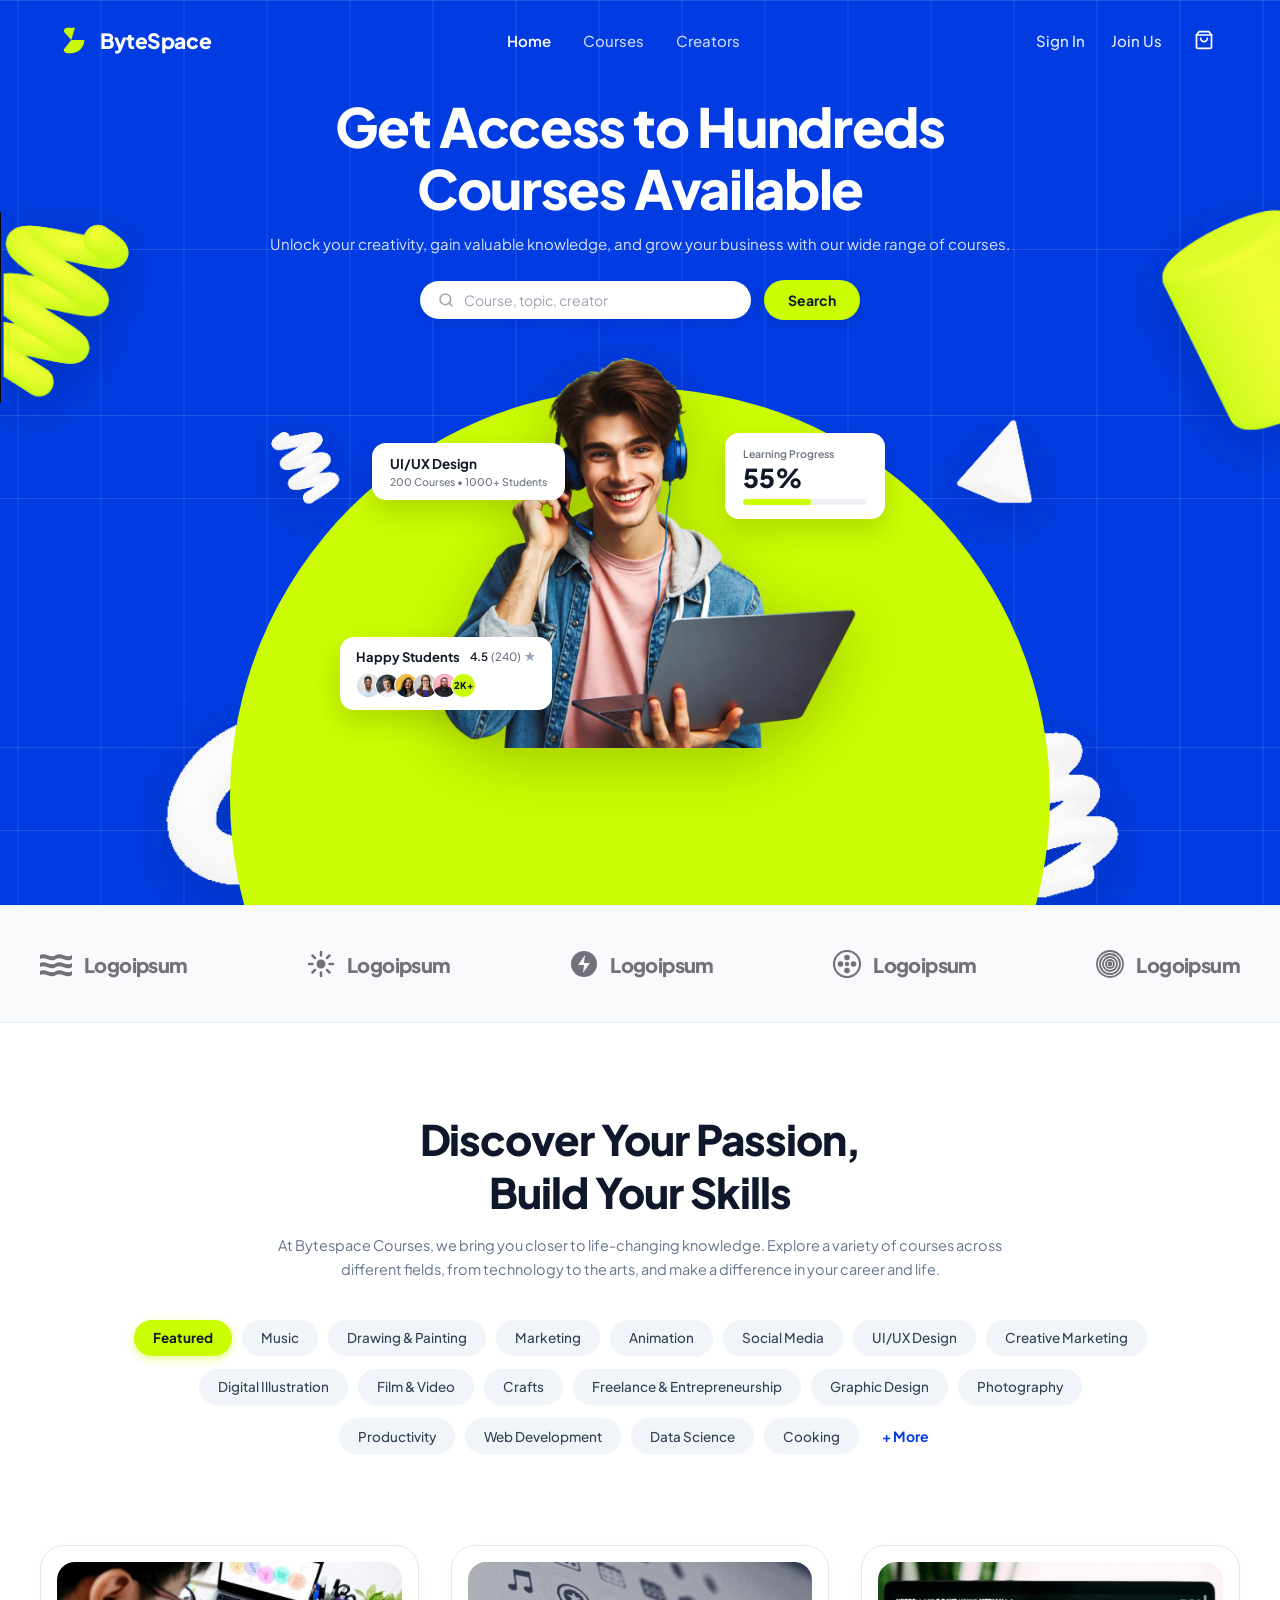
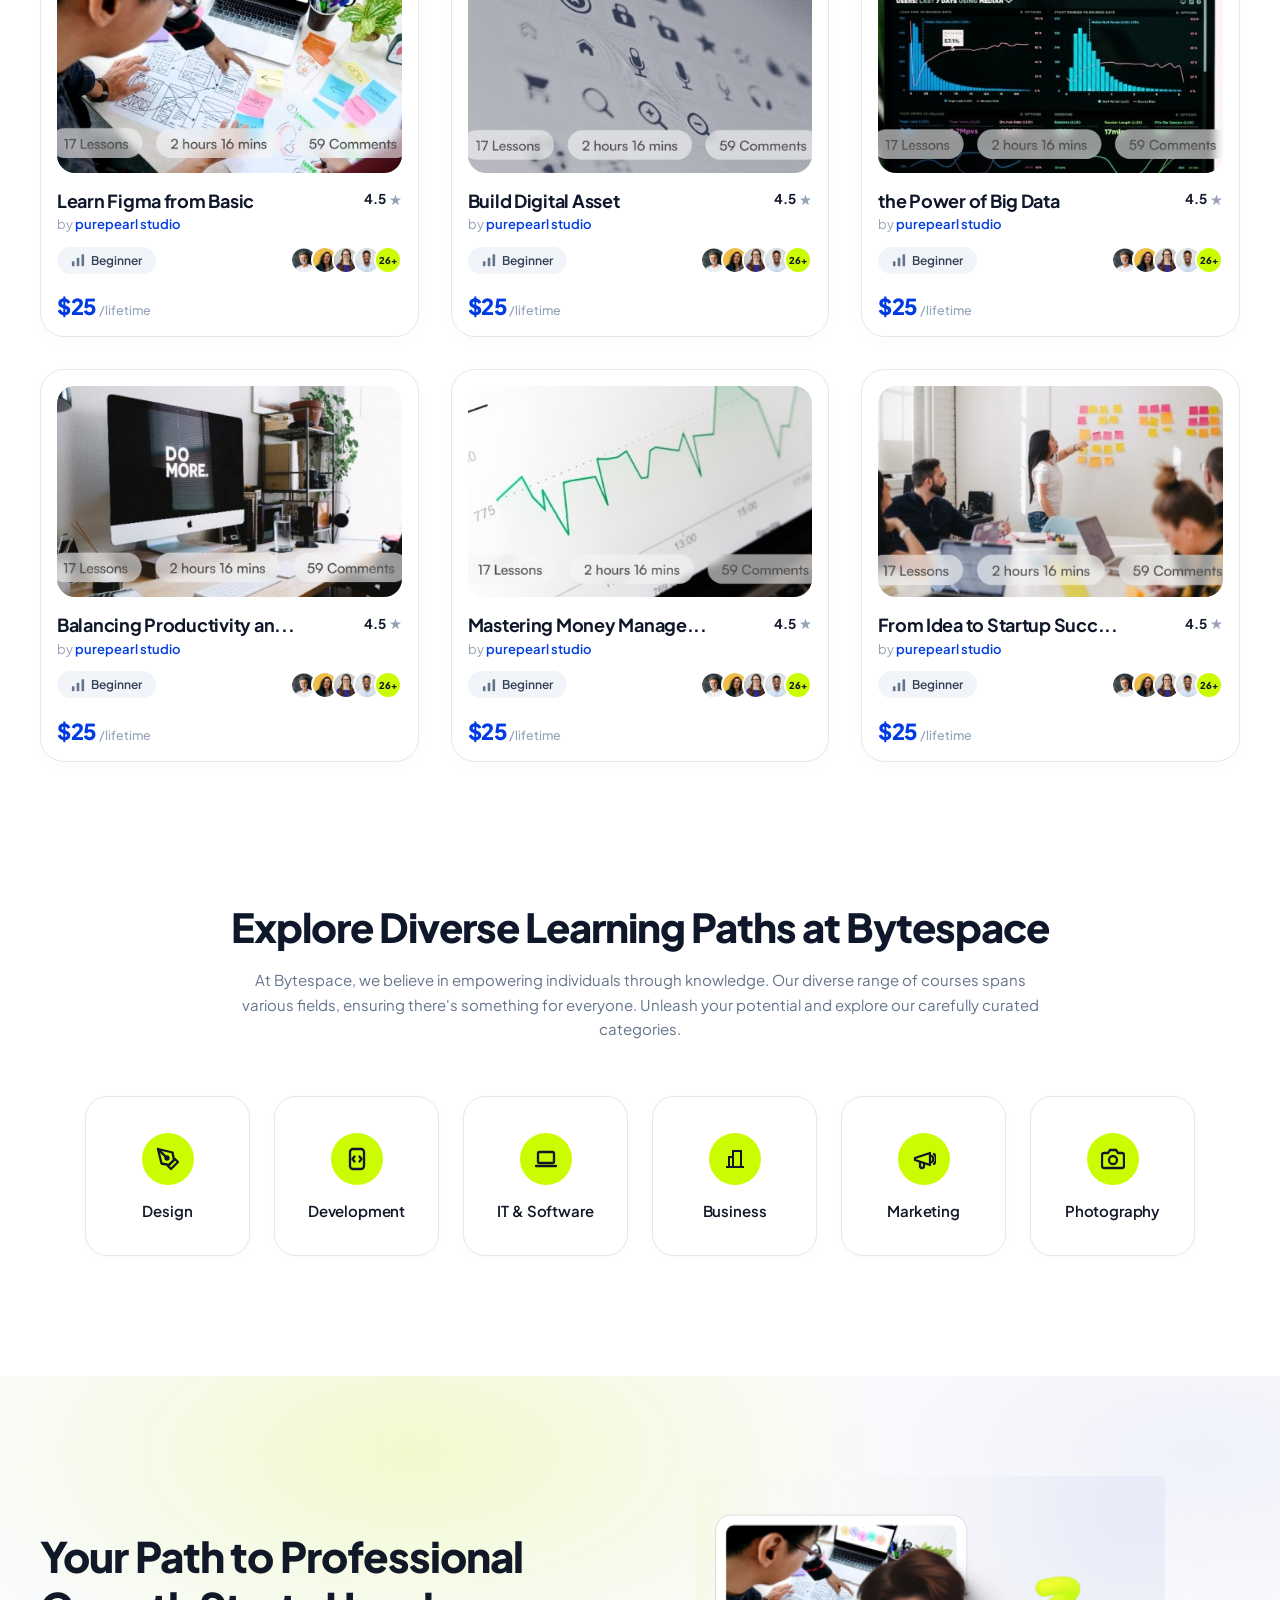
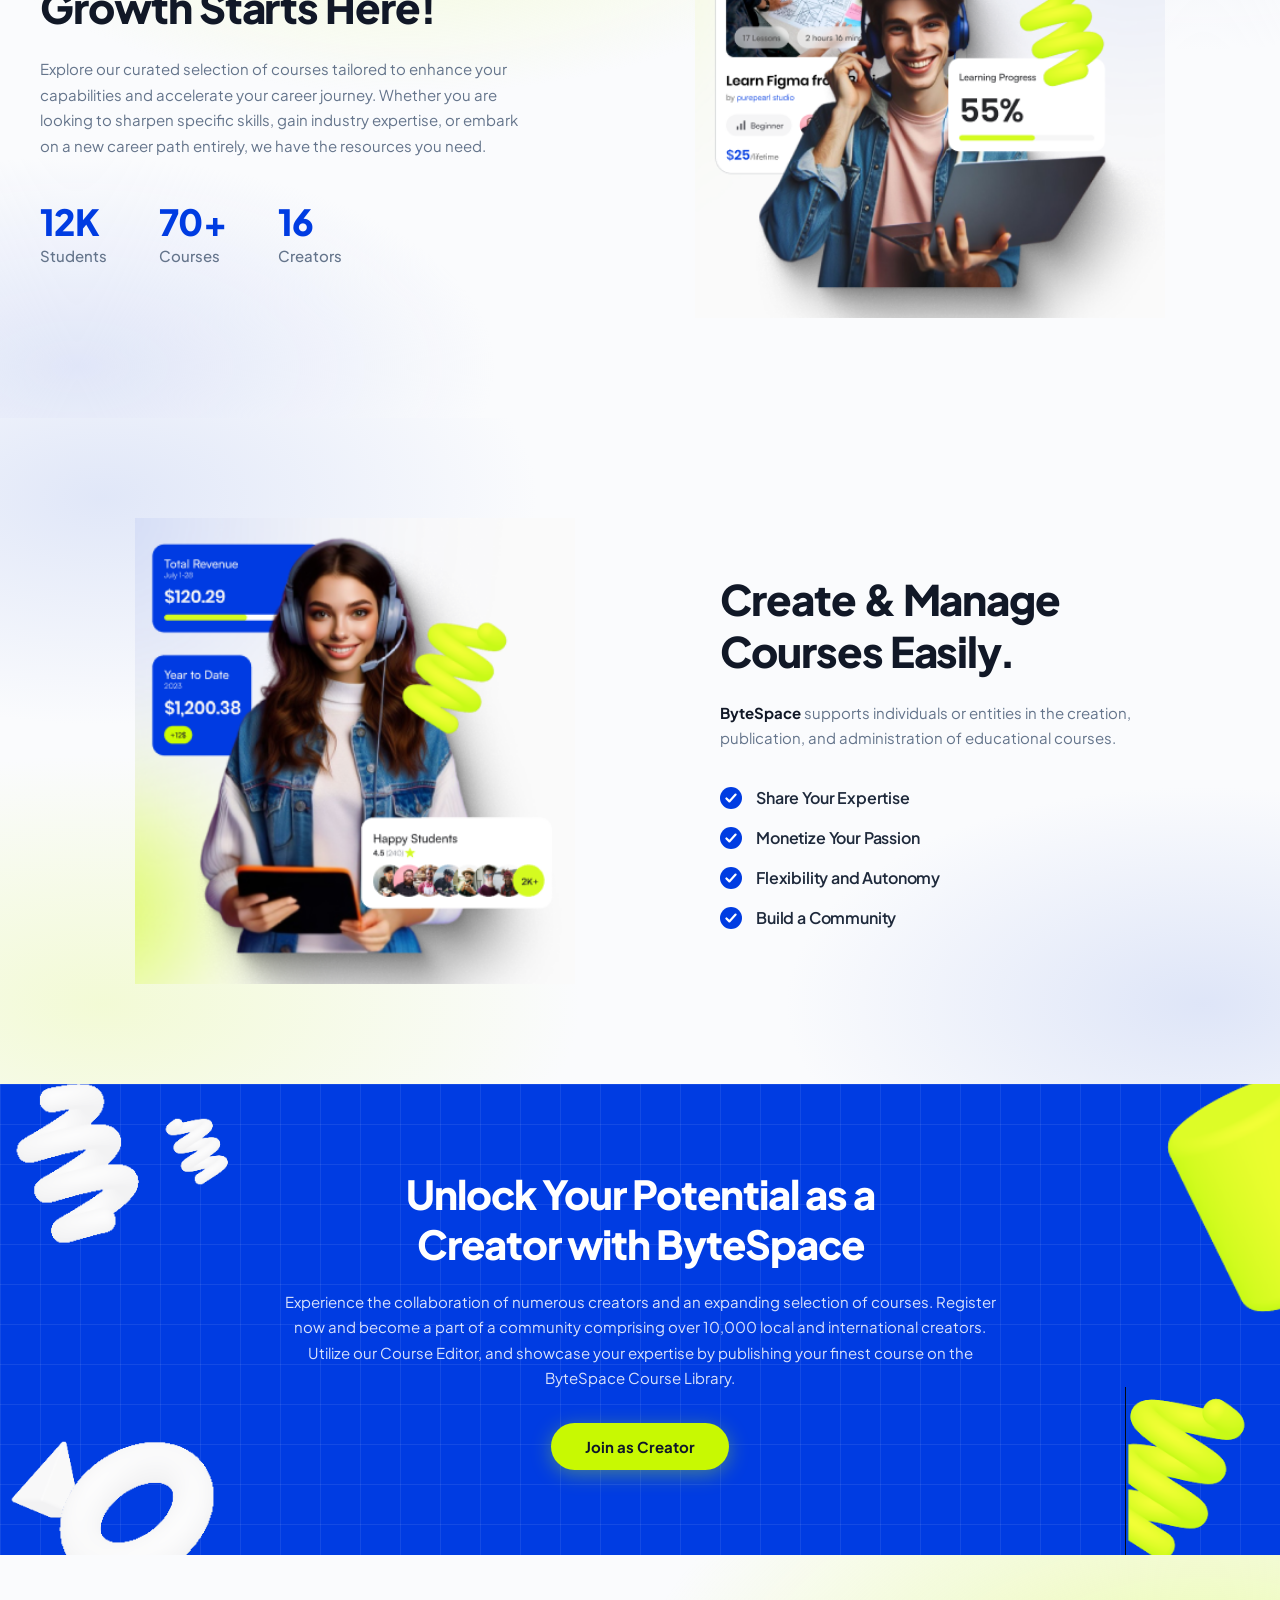
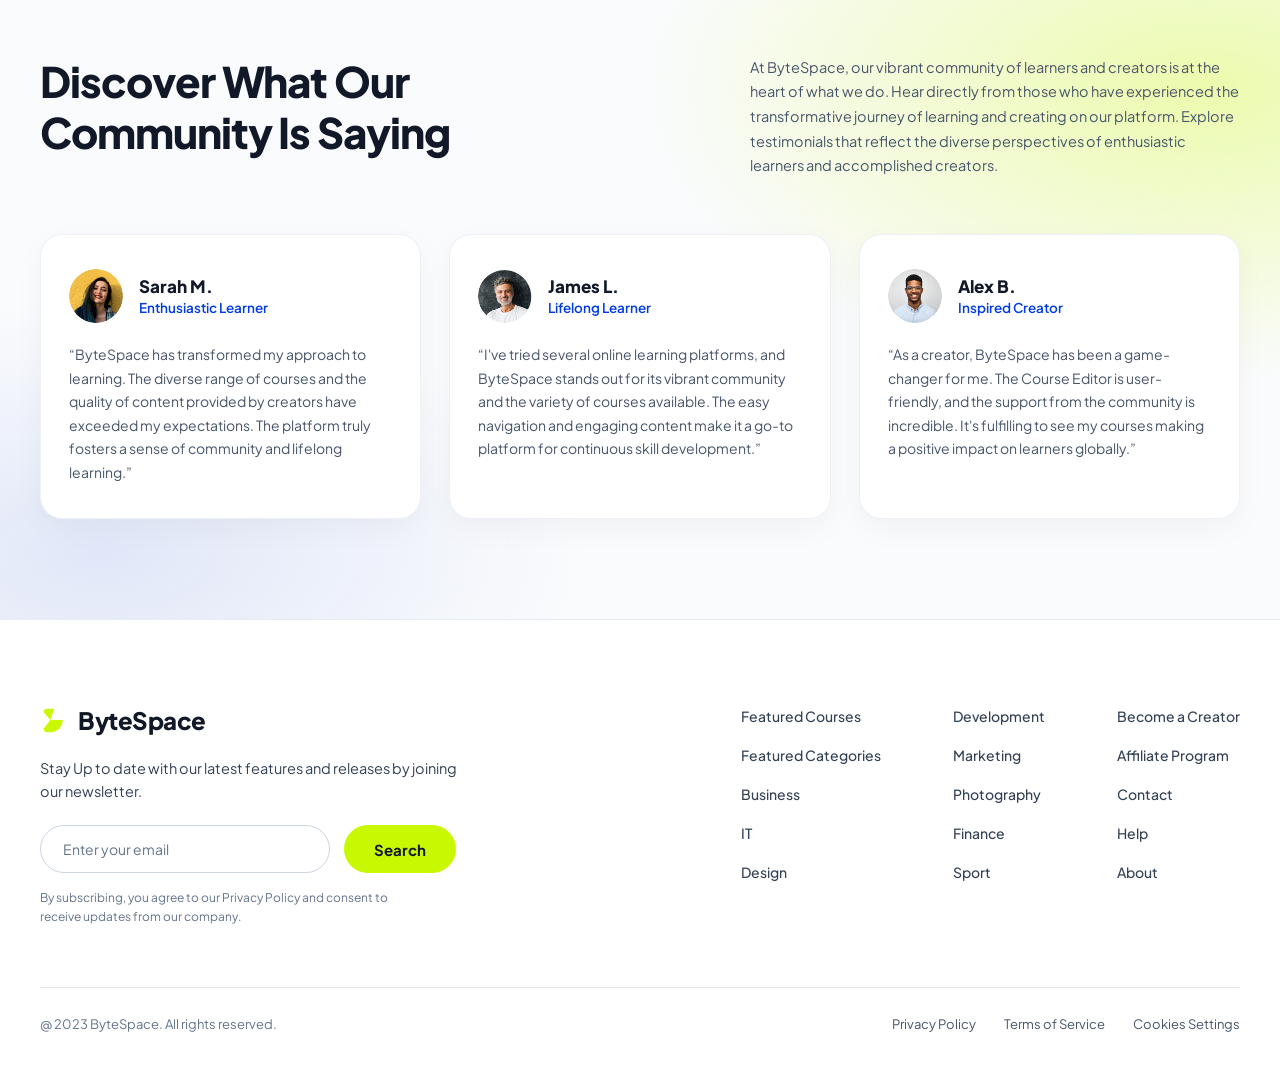
<file: index.html>
<!DOCTYPE html>
<html lang="en">
<head>
  <meta charset="UTF-8" />
  <meta name="viewport" content="width=device-width, initial-scale=1.0" />
  <title>ByteSpace - Get Access to Hundreds Courses Available</title>
  <meta name="description" content="Unlock your creativity, gain valuable knowledge, and grow your business with our wide range of courses on ByteSpace." />
  
  <!-- Google Fonts: Plus Jakarta Sans -->
  <link rel="preconnect" href="https://fonts.googleapis.com" />
  <link rel="preconnect" href="https://fonts.gstatic.com" crossorigin />
  <link href="https://fonts.googleapis.com/css2?family=Plus+Jakarta+Sans:wght@400;500;600;700;800&display=swap" rel="stylesheet" />
  
  <link rel="stylesheet" href="style.css" />
</head>
<body>
  <!-- Header / Navigation -->
  <header class="navbar" id="main-navbar">
    <div class="nav-container">
      <!-- Brand Logo -->
      <a href="#" class="brand-logo" id="brand-logo">
        <svg class="logo-icon" width="28" height="28" viewBox="0 0 32 32" fill="none" xmlns="http://www.w3.org/2000/svg">
          <path d="M4 7C4 4.79086 5.79086 3 8 3H16L12 16L4 7Z" fill="#C8F902" />
          <path d="M12 16L26 16C26 23.732 19.732 30 12 30H8C5.79086 30 4 28.2091 4 26L12 16Z" fill="#C8F902" />
        </svg>
        <span class="logo-text">ByteSpace</span>
      </a>

      <!-- Center Links -->
      <nav class="nav-links" id="nav-links">
        <a href="#home" class="nav-link active" id="nav-home">Home</a>
        <a href="search.html" class="nav-link" id="nav-courses">Courses</a>
        <a href="#creator-cta-section" class="nav-link" id="nav-creators">Creators</a>
      </nav>

      <!-- Right Action Items -->
      <div class="nav-actions" id="nav-actions">
        <a href="login.html" class="action-link" id="nav-signin">Sign In</a>
        <a href="register.html" class="action-link" id="nav-join">Join Us</a>
        <button class="cart-btn" id="nav-cart" aria-label="Shopping Cart">
          <svg width="20" height="20" viewBox="0 0 24 24" fill="none" stroke="currentColor" stroke-width="2" stroke-linecap="round" stroke-linejoin="round">
            <path d="M6 2L3 6v14a2 2 0 0 0 2 2h14a2 2 0 0 0 2-2V6l-3-4z"></path>
            <line x1="3" y1="6" x2="21" y2="6"></line>
            <path d="M16 10a4 4 0 0 1-8 0"></path>
          </svg>
        </button>
      </div>

      <!-- Mobile Menu Toggle Button -->
      <button class="mobile-toggle" id="mobile-toggle" aria-label="Toggle navigation">
        <span></span>
        <span></span>
        <span></span>
      </button>
    </div>
  </header>

  <!-- Hero Section -->
  <main class="hero-section" id="hero-section">
    <!-- 3D Floating Shapes Background Layer -->
    <div class="floating-shapes-container" aria-hidden="true">
      <img src="images/shape-spiral-green.png" alt="3D Green Spiral" class="shape shape-spiral" id="shape-spiral" />
      <img src="images/shape-squiggle-left.png" alt="3D White Squiggle Left" class="shape shape-squiggle-l" id="shape-squiggle-l" />
      <img src="images/shape-torus-left.png" alt="3D White Torus Ring" class="shape shape-torus" id="shape-torus" />
      <img src="images/shape-cylinder-green.png" alt="3D Green Cylinder" class="shape shape-cylinder" id="shape-cylinder" />
      <img src="images/shape-pyramid-right.png" alt="3D White Pyramid" class="shape shape-pyramid" id="shape-pyramid" />
      <img src="images/shape-squiggle-right.png" alt="3D White Squiggle Right" class="shape shape-squiggle-r" id="shape-squiggle-r" />
    </div>

    <div class="hero-content-wrapper">
      <!-- Headlines -->
      <h1 class="hero-title" id="hero-title">
        Get Access to Hundreds<br>Courses Available
      </h1>

      <p class="hero-description" id="hero-description">
        Unlock your creativity, gain valuable knowledge, and grow your business with our wide range of courses.
      </p>

      <!-- Search Bar -->
      <form class="hero-search-box" id="hero-search-box" action="search.html" method="GET">
        <div class="search-input-group">
          <svg class="search-icon" width="18" height="18" viewBox="0 0 24 24" fill="none" stroke="currentColor" stroke-width="2.2" stroke-linecap="round" stroke-linejoin="round">
            <circle cx="11" cy="11" r="8"></circle>
            <line x1="21" y1="21" x2="16.65" y2="16.65"></line>
          </svg>
          <input type="text" id="search-input" name="q" placeholder="Course, topic, creator" autocomplete="off" />
        </div>
        <button type="submit" class="search-btn" id="search-btn">Search</button>
      </form>

      <!-- Central Visual Composition (Student + Green Dome + Floating Cards) -->
      <div class="hero-visual-area" id="hero-visual-area">
        <!-- Floating Card 1: UI/UX Design -->
        <div class="floating-stat-card card-uiux" id="stat-card-uiux">
          <span class="card-main-title">UI/UX Design</span>
          <span class="card-sub-info">200 Courses &bull; 1000+ Students</span>
        </div>

        <!-- Floating Card 2: Learning Progress -->
        <div class="floating-stat-card card-progress" id="stat-card-progress">
          <span class="card-label-small">Learning Progress</span>
          <span class="card-percentage">55%</span>
          <div class="progress-bar-track">
            <div class="progress-bar-fill" id="progress-bar-fill"></div>
          </div>
        </div>

        <!-- Floating Card 3: Happy Students -->
        <div class="floating-stat-card card-students" id="stat-card-students">
          <div class="card-students-top">
            <span class="students-label">Happy Students</span>
            <div class="students-rating-box">
              <span class="rating-num">4.5</span>
              <span class="rating-reviews">(240)</span>
              <span class="rating-star">★</span>
            </div>
          </div>
          <div class="students-avatar-row">
            <img src="images/avatar-1-man-glasses.png" alt="Student avatar 1" class="student-avatar" />
            <img src="images/avatar-2-bearded-man.png" alt="Student avatar 2" class="student-avatar" />
            <img src="images/avatar-3-smiling-woman.png" alt="Student avatar 3" class="student-avatar" />
            <img src="images/image-5-instructor-portrait.jpg" alt="Student avatar 4" class="student-avatar" />
            <img src="images/creator-purepearl-avatar.png" alt="Student avatar 5" class="student-avatar" />
            <div class="avatar-badge-pill">2K+</div>
          </div>
        </div>

        <!-- Central Character & Green Arch -->
        <div class="hero-student-frame">
          <div class="green-arch-backdrop"></div>
          <img src="images/hero-male-student-laptop-transparent.png" alt="Student holding laptop with headset" class="student-img" id="student-img" />
        </div>
      </div>
    </div>
  </main>

  <!-- Partner Logos Banner -->
  <section class="partners-bar" id="partners-bar">
    <div class="partners-container">
      <!-- Logo 1: Wave Ribbon -->
      <div class="partner-item">
        <svg class="partner-icon" width="32" height="26" viewBox="0 0 32 26" fill="currentColor">
          <path d="M0 4C5 1 11 8 16 4C21 1 27 8 32 4V8C27 12 21 5 16 8C11 12 5 5 0 8V4Z" />
          <path d="M0 12C5 9 11 16 16 12C21 9 27 16 32 12V16C27 20 21 13 16 16C11 20 5 13 0 16V12Z" />
          <path d="M0 20C5 17 11 24 16 20C21 17 27 24 32 20V24C27 28 21 21 16 24C11 28 5 21 0 24V20Z" />
        </svg>
        <span class="partner-name">Logoipsum</span>
      </div>

      <!-- Logo 2: Sunburst Rays -->
      <div class="partner-item">
        <svg class="partner-icon" width="28" height="28" viewBox="0 0 28 28" fill="none" stroke="currentColor">
          <circle cx="14" cy="14" r="4.5" fill="currentColor" stroke="none" />
          <path d="M14 2V5.5M14 22.5V26M2 14H5.5M22.5 14H26M5.5 5.5L8 8M20 20L22.5 22.5M5.5 22.5L8 20M20 8L22.5 5.5" stroke-width="2.5" stroke-linecap="round" />
        </svg>
        <span class="partner-name">Logoipsum</span>
      </div>

      <!-- Logo 3: Lightning Bolt Circle -->
      <div class="partner-item">
        <svg class="partner-icon" width="28" height="28" viewBox="0 0 28 28" fill="currentColor">
          <circle cx="14" cy="14" r="13" />
          <path d="M15 5L8 15H14L13 23L20 13H14L15 5Z" fill="#F4F5F7" />
        </svg>
        <span class="partner-name">Logoipsum</span>
      </div>

      <!-- Logo 4: Quad Circles Flower -->
      <div class="partner-item">
        <svg class="partner-icon" width="28" height="28" viewBox="0 0 28 28" fill="currentColor">
          <circle cx="14" cy="14" r="13" fill="none" stroke="currentColor" stroke-width="2.2" />
          <circle cx="14" cy="7.5" r="2.8" />
          <circle cx="14" cy="20.5" r="2.8" />
          <circle cx="7.5" cy="14" r="2.8" />
          <circle cx="20.5" cy="14" r="2.8" />
          <circle cx="14" cy="14" r="2.2" />
        </svg>
        <span class="partner-name">Logoipsum</span>
      </div>

      <!-- Logo 5: Concentric Rings / Fingerprint -->
      <div class="partner-item">
        <svg class="partner-icon" width="28" height="28" viewBox="0 0 28 28" fill="none" stroke="currentColor" stroke-width="1.8">
          <circle cx="14" cy="14" r="13" />
          <circle cx="14" cy="14" r="10" />
          <circle cx="14" cy="14" r="7" />
          <circle cx="14" cy="14" r="4" />
          <circle cx="14" cy="14" r="1.5" fill="currentColor" />
        </svg>
        <span class="partner-name">Logoipsum</span>
      </div>
    </div>
  </section>

  <!-- Categories & Skill Building Section -->
  <section class="categories-section" id="categories-section">
    <div class="categories-container">
      <div class="categories-header">
        <h2 class="categories-title" id="categories-title">
          Discover Your Passion,<br>Build Your Skills
        </h2>
        <p class="categories-subtitle" id="categories-subtitle">
          At Bytespace Courses, we bring you closer to life-changing knowledge. Explore a variety of courses across different fields, from technology to the arts, and make a difference in your career and life.
        </p>
      </div>

      <!-- Category Tags / Filter Pills (3 Rows) -->
      <div class="category-pills-wrap" id="category-pills-wrap">
        <!-- Row 1 -->
        <div class="category-row" id="category-row-1">
          <button class="category-pill active" data-category="featured">Featured</button>
          <button class="category-pill" data-category="music">Music</button>
          <button class="category-pill" data-category="drawing">Drawing & Painting</button>
          <button class="category-pill" data-category="marketing">Marketing</button>
          <button class="category-pill" data-category="animation">Animation</button>
          <button class="category-pill" data-category="social-media">Social Media</button>
          <button class="category-pill" data-category="uiux">UI/UX Design</button>
          <button class="category-pill" data-category="creative-marketing">Creative Marketing</button>
        </div>

        <!-- Row 2 -->
        <div class="category-row" id="category-row-2">
          <button class="category-pill" data-category="digital-illustration">Digital Illustration</button>
          <button class="category-pill" data-category="film-video">Film & Video</button>
          <button class="category-pill" data-category="crafts">Crafts</button>
          <button class="category-pill" data-category="freelance">Freelance & Entrepreneurship</button>
          <button class="category-pill" data-category="graphic-design">Graphic Design</button>
          <button class="category-pill" data-category="photography">Photography</button>
        </div>

        <!-- Row 3 -->
        <div class="category-row" id="category-row-3">
          <button class="category-pill" data-category="productivity">Productivity</button>
          <button class="category-pill" data-category="web-dev">Web Development</button>
          <button class="category-pill" data-category="data-science">Data Science</button>
          <button class="category-pill" data-category="cooking">Cooking</button>
          <button class="category-pill more-link" id="more-categories-btn">+ More</button>
        </div>
      </div>
    </div>
  </section>

  <!-- Courses Grid Section -->
  <section class="courses-grid-section" id="courses-grid-section">
    <div class="courses-grid-container">
      <!-- Card 1: Learn Figma from Basic -->
      <article class="course-card" id="course-card-1">
        <div class="card-img-wrap">
          <a href="course-details.html">
            <img src="images/course-wireframe-brainstorming-full.jpg" alt="Learn Figma from Basic" class="course-thumbnail" />
          </a>
        </div>
        <div class="card-body">
          <div class="card-title-row">
            <h3 class="course-title"><a href="course-details.html">Learn Figma from Basic</a></h3>
            <div class="course-rating">
              <span class="rating-score">4.5</span>
              <span class="rating-star-icon">★</span>
            </div>
          </div>
          <div class="course-instructor">
            <span class="by-text">by</span> <a href="course-details.html#creator-section" class="instructor-name">purepearl studio</a>
          </div>
          <div class="card-features-row">
            <div class="level-pill">
              <svg class="level-bars-icon" width="14" height="14" viewBox="0 0 16 16" fill="currentColor">
                <rect x="1" y="9.5" width="3" height="5.5" rx="0.8"/>
                <rect x="6.5" y="5.5" width="3" height="9.5" rx="0.8"/>
                <rect x="12" y="1.5" width="3" height="13.5" rx="0.8"/>
              </svg>
              <span>Beginner</span>
            </div>
            <div class="students-avatar-group">
              <img src="images/avatar-2-bearded-man.png" alt="Student 1" class="group-avatar" />
              <img src="images/avatar-3-smiling-woman.png" alt="Student 2" class="group-avatar" />
              <img src="images/image-5-instructor-portrait.jpg" alt="Student 3" class="group-avatar" />
              <img src="images/avatar-1-man-glasses.png" alt="Student 4" class="group-avatar" />
              <div class="group-badge">26+</div>
            </div>
          </div>
          <div class="card-price-row">
            <span class="price-val">$25</span><span class="price-type">/lifetime</span>
          </div>
        </div>
      </article>

      <!-- Card 2: Build Digital Asset -->
      <article class="course-card" id="course-card-2">
        <div class="card-img-wrap">
          <a href="course-details.html">
            <img src="images/course-ui-icons-full.jpg" alt="Build Digital Asset" class="course-thumbnail" />
          </a>
        </div>
        <div class="card-body">
          <div class="card-title-row">
            <h3 class="course-title"><a href="course-details.html">Build Digital Asset</a></h3>
            <div class="course-rating">
              <span class="rating-score">4.5</span>
              <span class="rating-star-icon">★</span>
            </div>
          </div>
          <div class="course-instructor">
            <span class="by-text">by</span> <a href="course-details.html#creator-section" class="instructor-name">purepearl studio</a>
          </div>
          <div class="card-features-row">
            <div class="level-pill">
              <svg class="level-bars-icon" width="14" height="14" viewBox="0 0 16 16" fill="currentColor">
                <rect x="1" y="9.5" width="3" height="5.5" rx="0.8"/>
                <rect x="6.5" y="5.5" width="3" height="9.5" rx="0.8"/>
                <rect x="12" y="1.5" width="3" height="13.5" rx="0.8"/>
              </svg>
              <span>Beginner</span>
            </div>
            <div class="students-avatar-group">
              <img src="images/avatar-2-bearded-man.png" alt="Student 1" class="group-avatar" />
              <img src="images/avatar-3-smiling-woman.png" alt="Student 2" class="group-avatar" />
              <img src="images/image-5-instructor-portrait.jpg" alt="Student 3" class="group-avatar" />
              <img src="images/avatar-1-man-glasses.png" alt="Student 4" class="group-avatar" />
              <div class="group-badge">26+</div>
            </div>
          </div>
          <div class="card-price-row">
            <span class="price-val">$25</span><span class="price-type">/lifetime</span>
          </div>
        </div>
      </article>

      <!-- Card 3: the Power of Big Data -->
      <article class="course-card" id="course-card-3">
        <div class="card-img-wrap">
          <a href="course-details.html">
            <img src="images/course-analytics-dashboard-full.jpg" alt="the Power of Big Data" class="course-thumbnail" />
          </a>
        </div>
        <div class="card-body">
          <div class="card-title-row">
            <h3 class="course-title"><a href="course-details.html">the Power of Big Data</a></h3>
            <div class="course-rating">
              <span class="rating-score">4.5</span>
              <span class="rating-star-icon">★</span>
            </div>
          </div>
          <div class="course-instructor">
            <span class="by-text">by</span> <a href="course-details.html#creator-section" class="instructor-name">purepearl studio</a>
          </div>
          <div class="card-features-row">
            <div class="level-pill">
              <svg class="level-bars-icon" width="14" height="14" viewBox="0 0 16 16" fill="currentColor">
                <rect x="1" y="9.5" width="3" height="5.5" rx="0.8"/>
                <rect x="6.5" y="5.5" width="3" height="9.5" rx="0.8"/>
                <rect x="12" y="1.5" width="3" height="13.5" rx="0.8"/>
              </svg>
              <span>Beginner</span>
            </div>
            <div class="students-avatar-group">
              <img src="images/avatar-2-bearded-man.png" alt="Student 1" class="group-avatar" />
              <img src="images/avatar-3-smiling-woman.png" alt="Student 2" class="group-avatar" />
              <img src="images/image-5-instructor-portrait.jpg" alt="Student 3" class="group-avatar" />
              <img src="images/avatar-1-man-glasses.png" alt="Student 4" class="group-avatar" />
              <div class="group-badge">26+</div>
            </div>
          </div>
          <div class="card-price-row">
            <span class="price-val">$25</span><span class="price-type">/lifetime</span>
          </div>
        </div>
      </article>

      <!-- Card 4: Balancing Productivity an... -->
      <article class="course-card" id="course-card-4">
        <div class="card-img-wrap">
          <a href="course-details.html">
            <img src="images/course-imac-domore-full.jpg" alt="Balancing Productivity" class="course-thumbnail" />
          </a>
        </div>
        <div class="card-body">
          <div class="card-title-row">
            <h3 class="course-title"><a href="course-details.html">Balancing Productivity an...</a></h3>
            <div class="course-rating">
              <span class="rating-score">4.5</span>
              <span class="rating-star-icon">★</span>
            </div>
          </div>
          <div class="course-instructor">
            <span class="by-text">by</span> <a href="course-details.html#creator-section" class="instructor-name">purepearl studio</a>
          </div>
          <div class="card-features-row">
            <div class="level-pill">
              <svg class="level-bars-icon" width="14" height="14" viewBox="0 0 16 16" fill="currentColor">
                <rect x="1" y="9.5" width="3" height="5.5" rx="0.8"/>
                <rect x="6.5" y="5.5" width="3" height="9.5" rx="0.8"/>
                <rect x="12" y="1.5" width="3" height="13.5" rx="0.8"/>
              </svg>
              <span>Beginner</span>
            </div>
            <div class="students-avatar-group">
              <img src="images/avatar-2-bearded-man.png" alt="Student 1" class="group-avatar" />
              <img src="images/avatar-3-smiling-woman.png" alt="Student 2" class="group-avatar" />
              <img src="images/image-5-instructor-portrait.jpg" alt="Student 3" class="group-avatar" />
              <img src="images/avatar-1-man-glasses.png" alt="Student 4" class="group-avatar" />
              <div class="group-badge">26+</div>
            </div>
          </div>
          <div class="card-price-row">
            <span class="price-val">$25</span><span class="price-type">/lifetime</span>
          </div>
        </div>
      </article>

      <!-- Card 5: Mastering Money Manage... -->
      <article class="course-card" id="course-card-5">
        <div class="card-img-wrap">
          <a href="course-details.html">
            <img src="images/course-stock-chart-full.jpg" alt="Mastering Money Management" class="course-thumbnail" />
          </a>
        </div>
        <div class="card-body">
          <div class="card-title-row">
            <h3 class="course-title"><a href="course-details.html">Mastering Money Manage...</a></h3>
            <div class="course-rating">
              <span class="rating-score">4.5</span>
              <span class="rating-star-icon">★</span>
            </div>
          </div>
          <div class="course-instructor">
            <span class="by-text">by</span> <a href="course-details.html#creator-section" class="instructor-name">purepearl studio</a>
          </div>
          <div class="card-features-row">
            <div class="level-pill">
              <svg class="level-bars-icon" width="14" height="14" viewBox="0 0 16 16" fill="currentColor">
                <rect x="1" y="9.5" width="3" height="5.5" rx="0.8"/>
                <rect x="6.5" y="5.5" width="3" height="9.5" rx="0.8"/>
                <rect x="12" y="1.5" width="3" height="13.5" rx="0.8"/>
              </svg>
              <span>Beginner</span>
            </div>
            <div class="students-avatar-group">
              <img src="images/avatar-2-bearded-man.png" alt="Student 1" class="group-avatar" />
              <img src="images/avatar-3-smiling-woman.png" alt="Student 2" class="group-avatar" />
              <img src="images/image-5-instructor-portrait.jpg" alt="Student 3" class="group-avatar" />
              <img src="images/avatar-1-man-glasses.png" alt="Student 4" class="group-avatar" />
              <div class="group-badge">26+</div>
            </div>
          </div>
          <div class="card-price-row">
            <span class="price-val">$25</span><span class="price-type">/lifetime</span>
          </div>
        </div>
      </article>

      <!-- Card 6: From Idea to Startup Succ... -->
      <article class="course-card" id="course-card-6">
        <div class="card-img-wrap">
          <a href="course-details.html">
            <img src="images/workshop-meeting-full.jpg" alt="From Idea to Startup Success" class="course-thumbnail" />
          </a>
        </div>
        <div class="card-body">
          <div class="card-title-row">
            <h3 class="course-title"><a href="course-details.html">From Idea to Startup Succ...</a></h3>
            <div class="course-rating">
              <span class="rating-score">4.5</span>
              <span class="rating-star-icon">★</span>
            </div>
          </div>
          <div class="course-instructor">
            <span class="by-text">by</span> <a href="course-details.html#creator-section" class="instructor-name">purepearl studio</a>
          </div>
          <div class="card-features-row">
            <div class="level-pill">
              <svg class="level-bars-icon" width="14" height="14" viewBox="0 0 16 16" fill="currentColor">
                <rect x="1" y="9.5" width="3" height="5.5" rx="0.8"/>
                <rect x="6.5" y="5.5" width="3" height="9.5" rx="0.8"/>
                <rect x="12" y="1.5" width="3" height="13.5" rx="0.8"/>
              </svg>
              <span>Beginner</span>
            </div>
            <div class="students-avatar-group">
              <img src="images/avatar-2-bearded-man.png" alt="Student 1" class="group-avatar" />
              <img src="images/avatar-3-smiling-woman.png" alt="Student 2" class="group-avatar" />
              <img src="images/image-5-instructor-portrait.jpg" alt="Student 3" class="group-avatar" />
              <img src="images/avatar-1-man-glasses.png" alt="Student 4" class="group-avatar" />
              <div class="group-badge">26+</div>
            </div>
          </div>
          <div class="card-price-row">
            <span class="price-val">$25</span><span class="price-type">/lifetime</span>
          </div>
        </div>
      </article>
    </div>
  </section>

  <!-- Explore Diverse Learning Paths Section -->
  <section class="learning-paths-section" id="learning-paths-section">
    <div class="learning-paths-container">
      <div class="paths-header">
        <h2 class="paths-title" id="paths-title">Explore Diverse Learning Paths at Bytespace</h2>
        <p class="paths-subtitle" id="paths-subtitle">
          At Bytespace, we believe in empowering individuals through knowledge. Our diverse range of courses spans various fields, ensuring there's something for everyone. Unleash your potential and explore our carefully curated categories.
        </p>
      </div>

      <!-- 6 Category Cards Row -->
      <div class="paths-cards-row" id="paths-cards-row">
        <!-- 1. Design -->
        <a href="#design" class="path-card" id="path-design">
          <div class="path-icon-circle">
            <svg class="path-svg" width="24" height="24" viewBox="0 0 24 24" fill="none" stroke="currentColor" stroke-width="2.3" stroke-linecap="round" stroke-linejoin="round">
              <path d="M12 19l7-7 3 3-7 7-3-3z"/>
              <path d="M18 13l-1.5-7.5L2 2l3.5 14.5L13 18l5-5z"/>
              <path d="M2 2l7.586 7.586"/>
              <circle cx="11" cy="11" r="1.5" fill="currentColor"/>
            </svg>
          </div>
          <span class="path-name">Design</span>
        </a>

        <!-- 2. Development -->
        <a href="#development" class="path-card" id="path-development">
          <div class="path-icon-circle">
            <svg class="path-svg" width="24" height="24" viewBox="0 0 24 24" fill="none" stroke="currentColor" stroke-width="2.3" stroke-linecap="round" stroke-linejoin="round">
              <rect x="5" y="2" width="14" height="20" rx="3"/>
              <path d="M9.5 9.5L7.5 12l2 2.5"/>
              <path d="M14.5 9.5l2 2.5-2 2.5"/>
            </svg>
          </div>
          <span class="path-name">Development</span>
        </a>

        <!-- 3. IT & Software -->
        <a href="#it-software" class="path-card" id="path-it-software">
          <div class="path-icon-circle">
            <svg class="path-svg" width="24" height="24" viewBox="0 0 24 24" fill="none" stroke="currentColor" stroke-width="2.3" stroke-linecap="round" stroke-linejoin="round">
              <rect x="4" y="5" width="16" height="11" rx="1.5"/>
              <path d="M2 19h20"/>
            </svg>
          </div>
          <span class="path-name">IT & Software</span>
        </a>

        <!-- 4. Business -->
        <a href="#business" class="path-card" id="path-business">
          <div class="path-icon-circle">
            <svg class="path-svg" width="24" height="24" viewBox="0 0 24 24" fill="currentColor">
              <path d="M3 21h18v-2h-2V3H9v6H5v10H3v2zm8-16h6v14h-6V5zm-4 6h2v8H7v-8z"/>
              <circle cx="12" cy="7.5" r="1" fill="#C8F902"/>
              <circle cx="16" cy="7.5" r="1" fill="#C8F902"/>
              <circle cx="12" cy="11.5" r="1" fill="#C8F902"/>
              <circle cx="16" cy="11.5" r="1" fill="#C8F902"/>
              <circle cx="12" cy="15.5" r="1" fill="#C8F902"/>
              <circle cx="16" cy="15.5" r="1" fill="#C8F902"/>
            </svg>
          </div>
          <span class="path-name">Business</span>
        </a>

        <!-- 5. Marketing -->
        <a href="#marketing" class="path-card" id="path-marketing">
          <div class="path-icon-circle">
            <svg class="path-svg" width="24" height="24" viewBox="0 0 24 24" fill="none" stroke="currentColor" stroke-width="2.3" stroke-linecap="round" stroke-linejoin="round">
              <path d="M3 11l15-5v12L3 13v-2z"/>
              <path d="M8 15v4a2 2 0 0 0 2 2h0a2 2 0 0 0 2-2v-3"/>
              <path d="M20 9a4 4 0 0 1 0 6"/>
              <path d="M22 7a7 7 0 0 1 0 10"/>
            </svg>
          </div>
          <span class="path-name">Marketing</span>
        </a>

        <!-- 6. Photography -->
        <a href="#photography" class="path-card" id="path-photography">
          <div class="path-icon-circle">
            <svg class="path-svg" width="24" height="24" viewBox="0 0 24 24" fill="none" stroke="currentColor" stroke-width="2.3" stroke-linecap="round" stroke-linejoin="round">
              <path d="M23 19a2 2 0 0 1-2 2H3a2 2 0 0 1-2-2V8a2 2 0 0 1 2-2h4l2-3h6l2 3h4a2 2 0 0 1 2 2z"/>
              <circle cx="12" cy="13" r="4"/>
            </svg>
          </div>
          <span class="path-name">Photography</span>
        </a>
      </div>
    </div>
  </section>

  <!-- Professional Growth Section -->
  <section class="growth-section" id="growth-section">
    <div class="growth-container">
      <!-- Left Column: Content -->
      <div class="growth-content-col">
        <h2 class="growth-title" id="growth-title">
          Your Path to Professional<br>Growth Starts Here!
        </h2>
        <p class="growth-description" id="growth-description">
          Explore our curated selection of courses tailored to enhance your capabilities and accelerate your career journey. Whether you are looking to sharpen specific skills, gain industry expertise, or embark on a new career path entirely, we have the resources you need.
        </p>

        <!-- Stats Row -->
        <div class="growth-stats-row" id="growth-stats-row">
          <div class="growth-stat-item">
            <span class="growth-stat-number">12K</span>
            <span class="growth-stat-label">Students</span>
          </div>
          <div class="growth-stat-item">
            <span class="growth-stat-number">70+</span>
            <span class="growth-stat-label">Courses</span>
          </div>
          <div class="growth-stat-item">
            <span class="growth-stat-number">16</span>
            <span class="growth-stat-label">Creators</span>
          </div>
        </div>
      </div>

      <!-- Right Column: Visual Composition -->
      <div class="growth-visual-col" id="growth-visual-col">
        <div class="growth-visual-wrapper">
          <img src="images/growth-composite-visual.png" alt="Your Path to Professional Growth - Learn Figma Course Preview" class="growth-composite-img" id="growth-composite-img" />
        </div>
      </div>
    </div>
  </section>

  <!-- Create & Manage Courses Section -->
  <section class="manage-section" id="manage-section">
    <div class="manage-container">
      <!-- Left Column: Visual Composition -->
      <div class="manage-visual-col" id="manage-visual-col">
        <div class="manage-visual-wrapper">
          <img src="images/creator-manage-visual.png" alt="Create and Manage Courses Easily - ByteSpace Instructor" class="manage-composite-img" id="manage-composite-img" />
        </div>
      </div>

      <!-- Right Column: Content -->
      <div class="manage-content-col" id="manage-content-col">
        <h2 class="manage-title" id="manage-title">
          Create &amp; Manage<br>Courses Easily.
        </h2>
        <p class="manage-description" id="manage-description">
          <strong class="brand-text">ByteSpace</strong> supports individuals or entities in the creation, publication, and administration of educational courses.
        </p>

        <!-- Feature Points List -->
        <ul class="manage-features-list" id="manage-features-list">
          <li class="manage-feature-item">
            <span class="manage-check-icon-wrap">
              <svg class="manage-check-icon" width="22" height="22" viewBox="0 0 24 24" fill="none">
                <circle cx="12" cy="12" r="12" fill="#003CE2"/>
                <path d="M7 12.5l3.2 3.2 6.8-7.4" stroke="#FFFFFF" stroke-width="2.4" stroke-linecap="round" stroke-linejoin="round"/>
              </svg>
            </span>
            <span class="manage-feature-text">Share Your Expertise</span>
          </li>

          <li class="manage-feature-item">
            <span class="manage-check-icon-wrap">
              <svg class="manage-check-icon" width="22" height="22" viewBox="0 0 24 24" fill="none">
                <circle cx="12" cy="12" r="12" fill="#003CE2"/>
                <path d="M7 12.5l3.2 3.2 6.8-7.4" stroke="#FFFFFF" stroke-width="2.4" stroke-linecap="round" stroke-linejoin="round"/>
              </svg>
            </span>
            <span class="manage-feature-text">Monetize Your Passion</span>
          </li>

          <li class="manage-feature-item">
            <span class="manage-check-icon-wrap">
              <svg class="manage-check-icon" width="22" height="22" viewBox="0 0 24 24" fill="none">
                <circle cx="12" cy="12" r="12" fill="#003CE2"/>
                <path d="M7 12.5l3.2 3.2 6.8-7.4" stroke="#FFFFFF" stroke-width="2.4" stroke-linecap="round" stroke-linejoin="round"/>
              </svg>
            </span>
            <span class="manage-feature-text">Flexibility and Autonomy</span>
          </li>

          <li class="manage-feature-item">
            <span class="manage-check-icon-wrap">
              <svg class="manage-check-icon" width="22" height="22" viewBox="0 0 24 24" fill="none">
                <circle cx="12" cy="12" r="12" fill="#003CE2"/>
                <path d="M7 12.5l3.2 3.2 6.8-7.4" stroke="#FFFFFF" stroke-width="2.4" stroke-linecap="round" stroke-linejoin="round"/>
              </svg>
            </span>
            <span class="manage-feature-text">Build a Community</span>
          </li>
        </ul>
      </div>
    </div>
  </section>

  <!-- Creator CTA Banner Section -->
  <section class="creator-cta-section" id="creator-cta-section">
    <!-- 3D Floating Shapes -->
    <div class="cta-floating-shapes" aria-hidden="true">
      <img src="images/shape-squiggle-right.png" alt="" class="cta-shape cta-shape-1" />
      <img src="images/shape-squiggle-left.png" alt="" class="cta-shape cta-shape-2" />
      <img src="images/shape-pyramid-right.png" alt="" class="cta-shape cta-shape-3" />
      <img src="images/shape-torus-left.png" alt="" class="cta-shape cta-shape-4" />
      <img src="images/shape-cylinder-green.png" alt="" class="cta-shape cta-shape-5" />
      <img src="images/shape-spiral-green.png" alt="" class="cta-shape cta-shape-6" />
    </div>

    <div class="creator-cta-container">
      <h2 class="creator-cta-title" id="creator-cta-title">
        Unlock Your Potential as a<br>Creator with ByteSpace
      </h2>
      <p class="creator-cta-desc" id="creator-cta-desc">
        Experience the collaboration of numerous creators and an expanding selection of courses. Register now and become a part of a community comprising over 10,000 local and international creators. Utilize our Course Editor, and showcase your expertise by publishing your finest course on the ByteSpace Course Library.
      </p>
      <a href="#join-creator" class="creator-cta-btn" id="creator-cta-btn">Join as Creator</a>
    </div>
  </section>

  <!-- Community Testimonials Section -->
  <section class="testimonials-section" id="testimonials-section">
    <div class="testimonials-container">
      <!-- Header Row: 2 Columns -->
      <div class="testimonials-header-row">
        <div class="testimonials-header-col">
          <h2 class="testimonials-title" id="testimonials-title">
            Discover What Our<br>Community Is Saying
          </h2>
        </div>
        <div class="testimonials-intro-col">
          <p class="testimonials-intro-text" id="testimonials-intro-text">
            At ByteSpace, our vibrant community of learners and creators is at the heart of what we do. Hear directly from those who have experienced the transformative journey of learning and creating on our platform. Explore testimonials that reflect the diverse perspectives of enthusiastic learners and accomplished creators.
          </p>
        </div>
      </div>

      <!-- Testimonial Cards Grid (3 Cards) -->
      <div class="testimonials-cards-grid" id="testimonials-cards-grid">
        <!-- Card 1: Sarah M. -->
        <div class="testimonial-card" id="testimonial-sarah">
          <div class="testimonial-author-row">
            <img src="images/avatar-3-smiling-woman.png" alt="Sarah M." class="testimonial-avatar" />
            <div class="testimonial-author-meta">
              <h4 class="testimonial-name">Sarah M.</h4>
              <span class="testimonial-role">Enthusiastic Learner</span>
            </div>
          </div>
          <p class="testimonial-quote">
            &ldquo;ByteSpace has transformed my approach to learning. The diverse range of courses and the quality of content provided by creators have exceeded my expectations. The platform truly fosters a sense of community and lifelong learning.&rdquo;
          </p>
        </div>

        <!-- Card 2: James L. -->
        <div class="testimonial-card" id="testimonial-james">
          <div class="testimonial-author-row">
            <img src="images/avatar-2-bearded-man.png" alt="James L." class="testimonial-avatar" />
            <div class="testimonial-author-meta">
              <h4 class="testimonial-name">James L.</h4>
              <span class="testimonial-role">Lifelong Learner</span>
            </div>
          </div>
          <p class="testimonial-quote">
            &ldquo;I've tried several online learning platforms, and ByteSpace stands out for its vibrant community and the variety of courses available. The easy navigation and engaging content make it a go-to platform for continuous skill development.&rdquo;
          </p>
        </div>

        <!-- Card 3: Alex B. -->
        <div class="testimonial-card" id="testimonial-alex">
          <div class="testimonial-author-row">
            <img src="images/avatar-1-man-glasses.png" alt="Alex B." class="testimonial-avatar" />
            <div class="testimonial-author-meta">
              <h4 class="testimonial-name">Alex B.</h4>
              <span class="testimonial-role">Inspired Creator</span>
            </div>
          </div>
          <p class="testimonial-quote">
            &ldquo;As a creator, ByteSpace has been a game-changer for me. The Course Editor is user-friendly, and the support from the community is incredible. It's fulfilling to see my courses making a positive impact on learners globally.&rdquo;
          </p>
        </div>
      </div>
    </div>
  </section>

  <!-- Site Footer -->
  <footer class="site-footer" id="site-footer">
    <div class="footer-container">
      <div class="footer-top">
        <!-- Left: Newsletter & Brand Info -->
        <div class="footer-newsletter-col">
          <a href="#" class="footer-brand" id="footer-brand">
            <svg class="footer-logo-icon" width="28" height="28" viewBox="0 0 32 32" fill="none" xmlns="http://www.w3.org/2000/svg">
              <path d="M4 7C4 4.79086 5.79086 3 8 3H16L12 16L4 7Z" fill="#C8F902" />
              <path d="M12 16L26 16C26 23.732 19.732 30 12 30H8C5.79086 30 4 28.2091 4 26L12 16Z" fill="#C8F902" />
            </svg>
            <span class="footer-brand-text">ByteSpace</span>
          </a>

          <p class="footer-tagline">
            Stay Up to date with our latest features and releases by joining our newsletter.
          </p>

          <form class="footer-newsletter-form" id="footer-newsletter-form" onsubmit="event.preventDefault();">
            <input type="email" placeholder="Enter your email" class="newsletter-input" id="newsletter-input" required />
            <button type="submit" class="newsletter-btn" id="newsletter-btn">Search</button>
          </form>

          <p class="footer-disclaimer">
            By subscribing, you agree to our Privacy Policy and consent to receive updates from our company.
          </p>
        </div>

        <!-- Right: 3 Nav Link Columns -->
        <div class="footer-nav-cols">
          <!-- Col 1 -->
          <div class="footer-nav-col">
            <ul class="footer-links">
              <li><a href="#featured-courses" class="footer-link">Featured Courses</a></li>
              <li><a href="#featured-categories" class="footer-link">Featured Categories</a></li>
              <li><a href="#business" class="footer-link">Business</a></li>
              <li><a href="#it" class="footer-link">IT</a></li>
              <li><a href="#design" class="footer-link">Design</a></li>
            </ul>
          </div>

          <!-- Col 2 -->
          <div class="footer-nav-col">
            <ul class="footer-links">
              <li><a href="#development" class="footer-link">Development</a></li>
              <li><a href="#marketing" class="footer-link">Marketing</a></li>
              <li><a href="#photography" class="footer-link">Photography</a></li>
              <li><a href="#finance" class="footer-link">Finance</a></li>
              <li><a href="#sport" class="footer-link">Sport</a></li>
            </ul>
          </div>

          <!-- Col 3 -->
          <div class="footer-nav-col">
            <ul class="footer-links">
              <li><a href="#become-creator" class="footer-link">Become a Creator</a></li>
              <li><a href="#affiliate" class="footer-link">Affiliate Program</a></li>
              <li><a href="#contact" class="footer-link">Contact</a></li>
              <li><a href="#help" class="footer-link">Help</a></li>
              <li><a href="#about" class="footer-link">About</a></li>
            </ul>
          </div>
        </div>
      </div>

      <hr class="footer-divider" />

      <!-- Footer Bottom -->
      <div class="footer-bottom">
        <p class="footer-copyright">@ 2023 ByteSpace. All rights reserved.</p>
        <div class="footer-legal-links">
          <a href="#privacy" class="footer-legal-link">Privacy Policy</a>
          <a href="#terms" class="footer-legal-link">Terms of Service</a>
          <a href="#cookies" class="footer-legal-link">Cookies Settings</a>
        </div>
      </div>
    </div>
  </footer>

  <script src="script.js"></script>
</body>
</html>
</file>
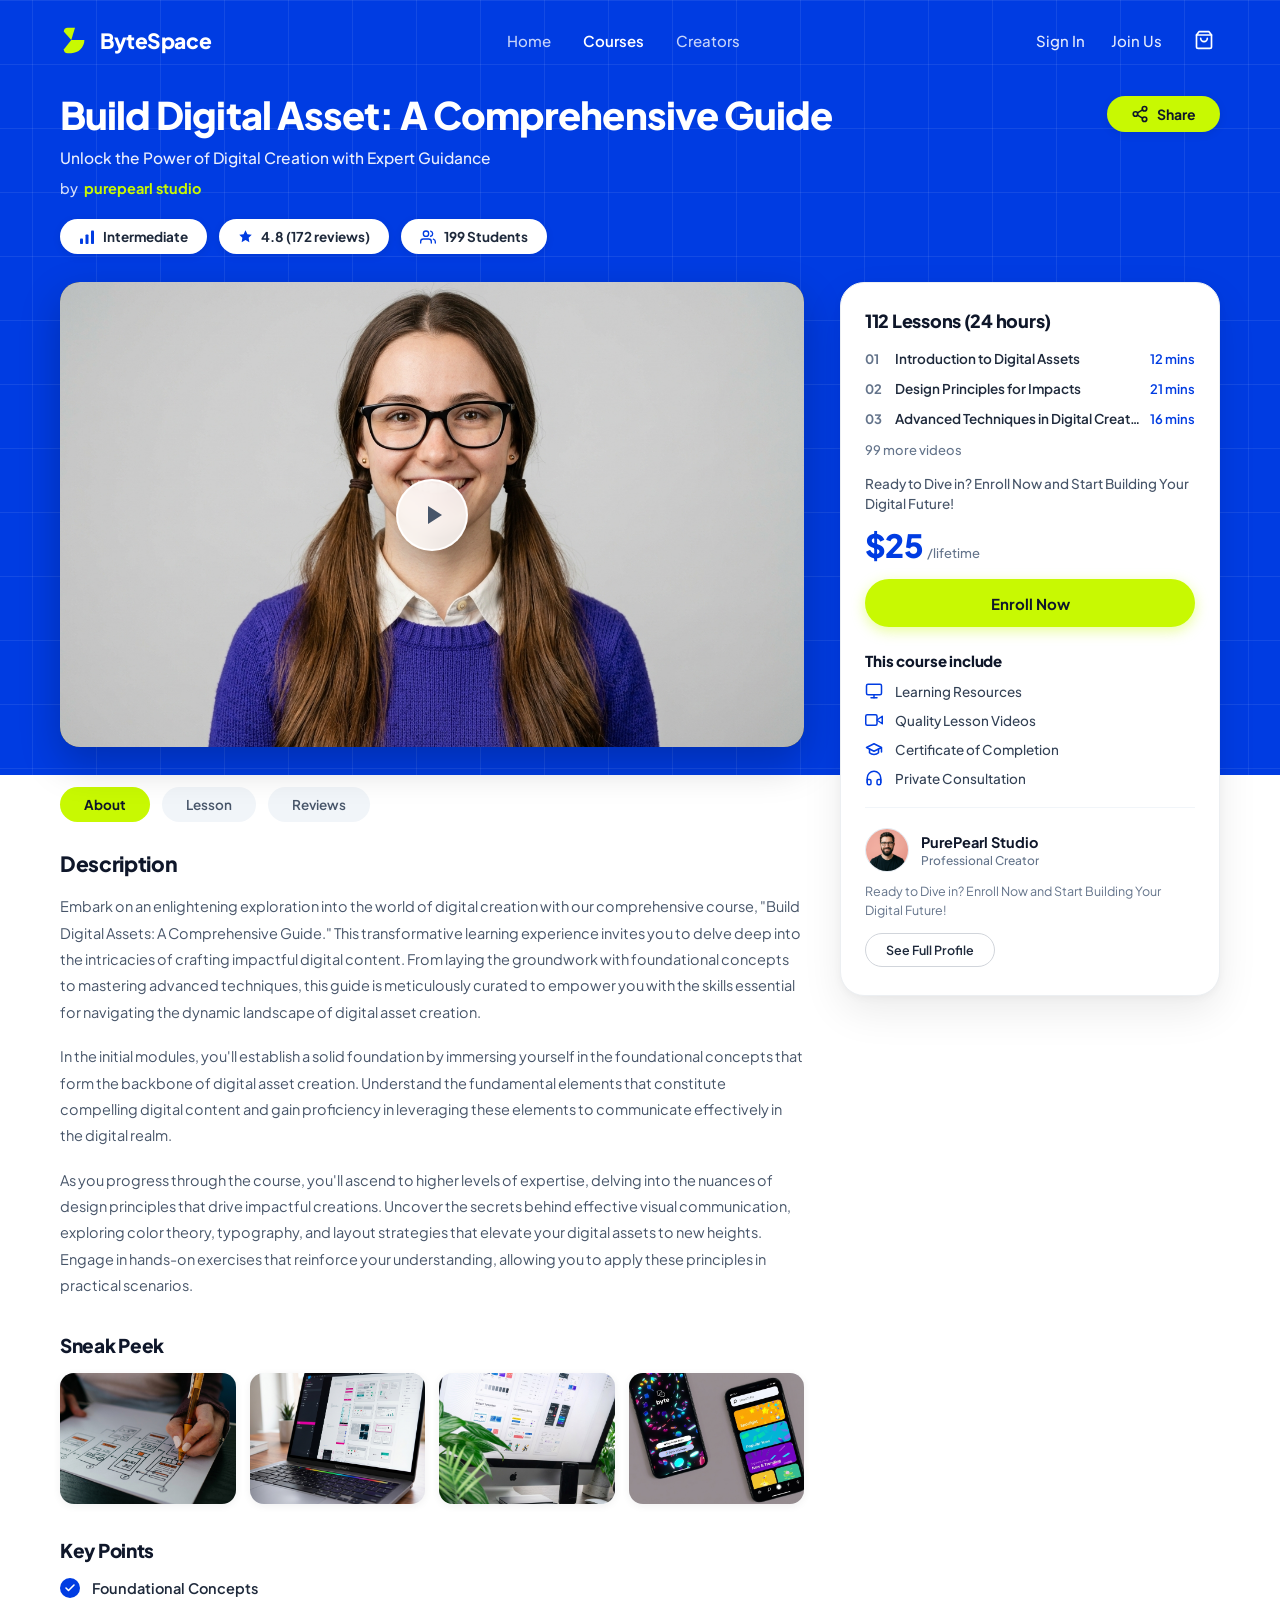
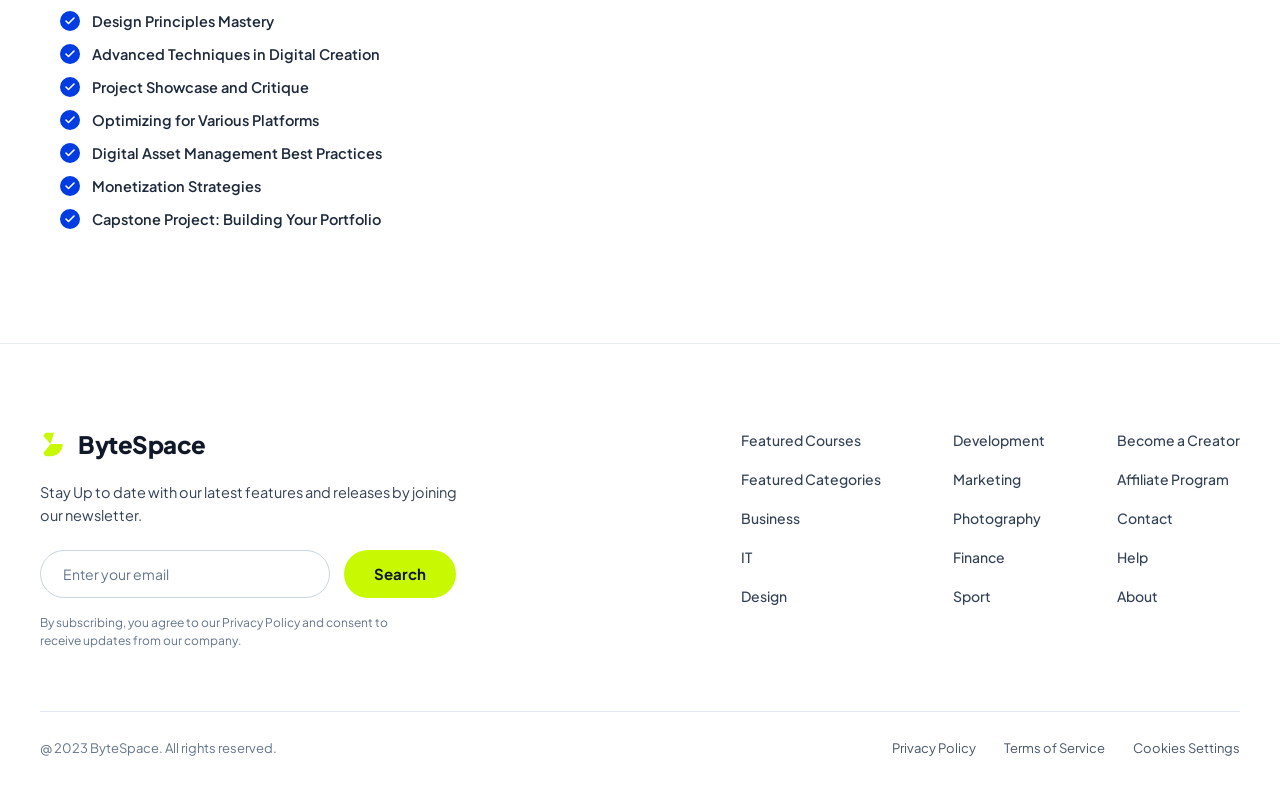
<file: course-details.html>
<!DOCTYPE html>
<html lang="en">
<head>
  <meta charset="UTF-8" />
  <meta name="viewport" content="width=device-width, initial-scale=1.0" />
  <title>Build Digital Asset: A Comprehensive Guide - ByteSpace</title>
  <meta name="description" content="Unlock the Power of Digital Creation with Expert Guidance. Master digital asset creation, design principles, and build your digital portfolio with purepearl studio." />

  <!-- Google Fonts: Plus Jakarta Sans -->
  <link rel="preconnect" href="https://fonts.googleapis.com" />
  <link rel="preconnect" href="https://fonts.gstatic.com" crossorigin />
  <link href="https://fonts.googleapis.com/css2?family=Plus+Jakarta+Sans:wght@400;500;600;700;800&display=swap" rel="stylesheet" />

  <link rel="stylesheet" href="style.css" />
</head>
<body class="course-detail-body">

  <!-- Dynamic Blue Backdrop for Hero & Video Area -->
  <div class="course-detail-hero-backdrop" id="hero-blue-backdrop"></div>

  <!-- Header / Navigation -->
  <header class="navbar" id="main-navbar">
    <div class="nav-container">
      <!-- Brand Logo -->
      <a href="index.html" class="brand-logo" id="brand-logo">
        <svg class="logo-icon" width="28" height="28" viewBox="0 0 32 32" fill="none" xmlns="http://www.w3.org/2000/svg">
          <path d="M4 7C4 4.79086 5.79086 3 8 3H16L12 16L4 7Z" fill="#C8F902" />
          <path d="M12 16L26 16C26 23.732 19.732 30 12 30H8C5.79086 30 4 28.2091 4 26L12 16Z" fill="#C8F902" />
        </svg>
        <span class="logo-text">ByteSpace</span>
      </a>

      <!-- Center Links -->
      <nav class="nav-links" id="nav-links">
        <a href="index.html" class="nav-link" id="nav-home">Home</a>
        <a href="search.html" class="nav-link active" id="nav-courses">Courses</a>
        <a href="creator-profile.html" class="nav-link" id="nav-creators">Creators</a>
      </nav>

      <!-- Right Action Items -->
      <div class="nav-actions" id="nav-actions">
        <a href="login.html" class="action-link" id="nav-signin">Sign In</a>
        <a href="register.html" class="action-link" id="nav-join">Join Us</a>
        <button class="cart-btn" id="nav-cart" aria-label="Shopping Cart">
          <svg width="20" height="20" viewBox="0 0 24 24" fill="none" stroke="currentColor" stroke-width="2" stroke-linecap="round" stroke-linejoin="round">
            <path d="M6 2L3 6v14a2 2 0 0 0 2 2h14a2 2 0 0 0 2-2V6l-3-4z"></path>
            <line x1="3" y1="6" x2="21" y2="6"></line>
            <path d="M16 10a4 4 0 0 1-8 0"></path>
          </svg>
        </button>
      </div>

      <!-- Mobile Hamburger Button -->
      <button class="mobile-toggle" id="mobile-toggle" aria-label="Toggle navigation">
        <span></span>
        <span></span>
        <span></span>
      </button>
    </div>
  </header>

  <!-- Main Course Detail Container -->
  <main class="course-detail-main" id="course-detail-main">
    <div class="course-detail-container">

      <!-- Course Header Info (Title + Share button) -->
      <div class="course-header-row">
        <div class="course-header-left">
          <h1 class="course-page-title" id="course-title">Build Digital Asset: A Comprehensive Guide</h1>
          <p class="course-page-subtitle" id="course-subtitle">Unlock the Power of Digital Creation with Expert Guidance</p>
          
          <div class="course-author-row">
            <span class="by-prefix">by</span>
            <a href="#creator-section" class="author-lime-link" id="course-instructor">purepearl studio</a>
          </div>

          <!-- Metadata Pills -->
          <div class="course-meta-pills-row">
            <!-- Level Pill -->
            <div class="meta-white-pill">
              <svg class="meta-pill-svg level-svg" width="16" height="16" viewBox="0 0 16 16" fill="currentColor">
                <rect x="1" y="9.5" width="3" height="5.5" rx="0.8" />
                <rect x="6.5" y="5.5" width="3" height="9.5" rx="0.8" />
                <rect x="12" y="1.5" width="3" height="13.5" rx="0.8" />
              </svg>
              <span>Intermediate</span>
            </div>

            <!-- Rating Pill -->
            <div class="meta-white-pill">
              <svg class="meta-pill-svg star-svg" width="15" height="15" viewBox="0 0 24 24" fill="currentColor">
                <polygon points="12 2 15.09 8.26 22 9.27 17 14.14 18.18 21.02 12 17.77 5.82 21.02 7 14.14 2 9.27 8.91 8.26 12 2" />
              </svg>
              <span>4.8 (172 reviews)</span>
            </div>

            <!-- Students Count Pill -->
            <div class="meta-white-pill">
              <svg class="meta-pill-svg users-svg" width="16" height="16" viewBox="0 0 24 24" fill="none" stroke="currentColor" stroke-width="2" stroke-linecap="round" stroke-linejoin="round">
                <path d="M17 21v-2a4 4 0 0 0-4-4H5a4 4 0 0 0-4 4v2"></path>
                <circle cx="9" cy="7" r="4"></circle>
                <path d="M23 21v-2a4 4 0 0 0-3-3.87"></path>
                <path d="M16 3.13a4 4 0 0 1 0 7.75"></path>
              </svg>
              <span>199 Students</span>
            </div>
          </div>
        </div>

        <!-- Top Right Share Button -->
        <div class="course-header-right">
          <button class="share-lime-btn" id="share-btn" aria-label="Share Course">
            <svg width="18" height="18" viewBox="0 0 24 24" fill="none" stroke="currentColor" stroke-width="2.2" stroke-linecap="round" stroke-linejoin="round">
              <circle cx="18" cy="5" r="3"></circle>
              <circle cx="6" cy="12" r="3"></circle>
              <circle cx="18" cy="19" r="3"></circle>
              <line x1="8.59" y1="13.51" x2="15.42" y2="17.49"></line>
              <line x1="15.41" y1="6.51" x2="8.59" y2="10.49"></line>
            </svg>
            <span>Share</span>
          </button>
        </div>
      </div>

      <!-- Two-Column Primary Layout -->
      <div class="course-columns-layout">

        <!-- Left Column: Video & Main Course Content -->
        <div class="course-content-col">

          <!-- Video Player Preview Container -->
          <div class="course-video-wrapper" id="course-video-container">
            <div class="video-preview-inner">
              <img 
                src="images/image-5-instructor-portrait.jpg" 
                alt="Build Digital Asset Video Preview" 
                class="video-preview-image" 
              />
              <button class="video-play-btn" id="video-play-btn" aria-label="Play course preview video">
                <div class="play-btn-circle">
                  <svg width="24" height="24" viewBox="0 0 24 24" fill="currentColor">
                    <polygon points="6 3 20 12 6 21 6 3"></polygon>
                  </svg>
                </div>
              </button>
            </div>
          </div>

          <!-- Lower White Content Area -->
          <div class="course-details-lower-content">

            <!-- Navigation Tabs (About / Lessons / Reviews) -->
            <div class="course-nav-tabs" id="course-nav-tabs">
              <button class="nav-tab-pill active" data-tab="about" id="tab-about">About</button>
              <button class="nav-tab-pill" data-tab="lessons" id="tab-lessons">Lesson</button>
              <button class="nav-tab-pill" data-tab="reviews" id="tab-reviews">Reviews</button>
            </div>

            <!-- Tab Content: About -->
            <div class="tab-pane active" id="tab-pane-about">
              <!-- Description Section -->
              <section class="course-section-block">
                <h2 class="content-block-title">Description</h2>
                
                <p class="course-description-paragraph">
                  Embark on an enlightening exploration into the world of digital creation with our comprehensive course, "Build Digital Assets: A Comprehensive Guide." This transformative learning experience invites you to delve deep into the intricacies of crafting impactful digital content. From laying the groundwork with foundational concepts to mastering advanced techniques, this guide is meticulously curated to empower you with the skills essential for navigating the dynamic landscape of digital asset creation.
                </p>

                <p class="course-description-paragraph">
                  In the initial modules, you'll establish a solid foundation by immersing yourself in the foundational concepts that form the backbone of digital asset creation. Understand the fundamental elements that constitute compelling digital content and gain proficiency in leveraging these elements to communicate effectively in the digital realm.
                </p>

                <p class="course-description-paragraph">
                  As you progress through the course, you'll ascend to higher levels of expertise, delving into the nuances of design principles that drive impactful creations. Uncover the secrets behind effective visual communication, exploring color theory, typography, and layout strategies that elevate your digital assets to new heights. Engage in hands-on exercises that reinforce your understanding, allowing you to apply these principles in practical scenarios.
                </p>
              </section>

              <!-- Sneak Peek Section -->
              <section class="course-section-block">
                <h3 class="content-block-subtitle">Sneak Peek</h3>
                <div class="sneak-peek-grid">
                  <!-- Thumbnail 1: Hand sketching wireframes -->
                  <div class="sneak-peek-item">
                    <img src="images/image-3-wireframe-sketch.jpg" alt="Wireframe Sketching" class="sneak-peek-img" />
                  </div>
                  <!-- Thumbnail 2: Laptop UI Design Screen -->
                  <div class="sneak-peek-item">
                    <img src="images/image-1-laptop-ui.jpg" alt="Digital UI Creation in Laptop" class="sneak-peek-img" />
                  </div>
                  <!-- Thumbnail 3: Desktop Workspace iMac -->
                  <div class="sneak-peek-item">
                    <img src="images/image-4-desktop-workspace.jpg" alt="Design Library Workspace" class="sneak-peek-img" />
                  </div>
                  <!-- Thumbnail 4: Mobile App Mockups -->
                  <div class="sneak-peek-item">
                    <img src="images/image-2-mobile-mockup.jpg" alt="Mobile App Assets Showcase" class="sneak-peek-img" />
                  </div>
                </div>
              </section>

              <!-- Key Points Section -->
              <section class="course-section-block">
                <h3 class="content-block-subtitle">Key Points</h3>
                <ul class="key-points-list">
                  <li class="key-point-item">
                    <span class="point-check-badge">
                      <svg width="12" height="12" viewBox="0 0 24 24" fill="none" stroke="#FFFFFF" stroke-width="3.2" stroke-linecap="round" stroke-linejoin="round">
                        <polyline points="20 6 9 17 4 12"></polyline>
                      </svg>
                    </span>
                    <span class="point-text">Foundational Concepts</span>
                  </li>

                  <li class="key-point-item">
                    <span class="point-check-badge">
                      <svg width="12" height="12" viewBox="0 0 24 24" fill="none" stroke="#FFFFFF" stroke-width="3.2" stroke-linecap="round" stroke-linejoin="round">
                        <polyline points="20 6 9 17 4 12"></polyline>
                      </svg>
                    </span>
                    <span class="point-text">Design Principles Mastery</span>
                  </li>

                  <li class="key-point-item">
                    <span class="point-check-badge">
                      <svg width="12" height="12" viewBox="0 0 24 24" fill="none" stroke="#FFFFFF" stroke-width="3.2" stroke-linecap="round" stroke-linejoin="round">
                        <polyline points="20 6 9 17 4 12"></polyline>
                      </svg>
                    </span>
                    <span class="point-text">Advanced Techniques in Digital Creation</span>
                  </li>

                  <li class="key-point-item">
                    <span class="point-check-badge">
                      <svg width="12" height="12" viewBox="0 0 24 24" fill="none" stroke="#FFFFFF" stroke-width="3.2" stroke-linecap="round" stroke-linejoin="round">
                        <polyline points="20 6 9 17 4 12"></polyline>
                      </svg>
                    </span>
                    <span class="point-text">Project Showcase and Critique</span>
                  </li>

                  <li class="key-point-item">
                    <span class="point-check-badge">
                      <svg width="12" height="12" viewBox="0 0 24 24" fill="none" stroke="#FFFFFF" stroke-width="3.2" stroke-linecap="round" stroke-linejoin="round">
                        <polyline points="20 6 9 17 4 12"></polyline>
                      </svg>
                    </span>
                    <span class="point-text">Optimizing for Various Platforms</span>
                  </li>

                  <li class="key-point-item">
                    <span class="point-check-badge">
                      <svg width="12" height="12" viewBox="0 0 24 24" fill="none" stroke="#FFFFFF" stroke-width="3.2" stroke-linecap="round" stroke-linejoin="round">
                        <polyline points="20 6 9 17 4 12"></polyline>
                      </svg>
                    </span>
                    <span class="point-text">Digital Asset Management Best Practices</span>
                  </li>

                  <li class="key-point-item">
                    <span class="point-check-badge">
                      <svg width="12" height="12" viewBox="0 0 24 24" fill="none" stroke="#FFFFFF" stroke-width="3.2" stroke-linecap="round" stroke-linejoin="round">
                        <polyline points="20 6 9 17 4 12"></polyline>
                      </svg>
                    </span>
                    <span class="point-text">Monetization Strategies</span>
                  </li>

                  <li class="key-point-item">
                    <span class="point-check-badge">
                      <svg width="12" height="12" viewBox="0 0 24 24" fill="none" stroke="#FFFFFF" stroke-width="3.2" stroke-linecap="round" stroke-linejoin="round">
                        <polyline points="20 6 9 17 4 12"></polyline>
                      </svg>
                    </span>
                    <span class="point-text">Capstone Project: Building Your Portfolio</span>
                  </li>
                </ul>
              </section>
            </div>

            <!-- Tab Content: Lessons (Matches attached screenshot) -->
            <div class="tab-pane" id="tab-pane-lessons" style="display: none;">
              
              <!-- Explore the Modules -->
              <section class="course-section-block">
                <h2 class="content-block-title">Explore the Modules</h2>
                <p class="course-description-paragraph">
                  Immerse yourself in the course content as we break down each module into comprehensive lessons, providing practical insights and hands-on experiences.
                </p>
              </section>

              <!-- Lesson List -->
              <section class="course-section-block">
                <h3 class="content-block-subtitle">Lesson List</h3>
                
                <div class="lesson-module-list">
                  <!-- Module 1 -->
                  <div class="lesson-module-item">
                    <div class="module-icon-badge">
                      <svg width="22" height="22" viewBox="0 0 24 24" fill="currentColor">
                        <path d="M4 6a2 2 0 0 0-2 2v8a2 2 0 0 0 2 2h9a2 2 0 0 0 2-2v-2.172l3.293 3.293A1 1 0 0 0 20 16.414V7.586a1 1 0 0 0-1.707-.707L15 10.172V8a2 2 0 0 0-2-2H4z"/>
                      </svg>
                    </div>
                    <div class="module-content">
                      <h4 class="module-title">Module 1: Introduction to Digital Assets</h4>
                      <p class="module-desc">
                        Lay the groundwork with lessons like 'Understanding Digital Elements' and 'Navigating Design Software Tools.' Dive into the essentials of digital asset creation.
                      </p>
                    </div>
                  </div>

                  <!-- Module 2 -->
                  <div class="lesson-module-item">
                    <div class="module-icon-badge">
                      <svg width="22" height="22" viewBox="0 0 24 24" fill="currentColor">
                        <path d="M4 6a2 2 0 0 0-2 2v8a2 2 0 0 0 2 2h9a2 2 0 0 0 2-2v-2.172l3.293 3.293A1 1 0 0 0 20 16.414V7.586a1 1 0 0 0-1.707-.707L15 10.172V8a2 2 0 0 0-2-2H4z"/>
                      </svg>
                    </div>
                    <div class="module-content">
                      <h4 class="module-title">Module 2: Design Principles for Impact</h4>
                      <p class="module-desc">
                        Master the principles that drive impactful designs with lessons such as 'Color Theory in Digital Design' and 'Typography Essentials.' Elevate your visual communication skills.
                      </p>
                    </div>
                  </div>

                  <!-- Module 4 -->
                  <div class="lesson-module-item">
                    <div class="module-icon-badge">
                      <svg width="22" height="22" viewBox="0 0 24 24" fill="currentColor">
                        <path d="M4 6a2 2 0 0 0-2 2v8a2 2 0 0 0 2 2h9a2 2 0 0 0 2-2v-2.172l3.293 3.293A1 1 0 0 0 20 16.414V7.586a1 1 0 0 0-1.707-.707L15 10.172V8a2 2 0 0 0-2-2H4z"/>
                      </svg>
                    </div>
                    <div class="module-content">
                      <h4 class="module-title">Module 4: User-Centric Design Strategies</h4>
                      <p class="module-desc">
                        Understand 'Design Thinking in Digital Creation' and delve into 'User Experience (UX) Essentials.' Craft digital assets with a focus on user-centric design.
                      </p>
                    </div>
                  </div>

                  <!-- Module 5 -->
                  <div class="lesson-module-item">
                    <div class="module-icon-badge">
                      <svg width="22" height="22" viewBox="0 0 24 24" fill="currentColor">
                        <path d="M4 6a2 2 0 0 0-2 2v8a2 2 0 0 0 2 2h9a2 2 0 0 0 2-2v-2.172l3.293 3.293A1 1 0 0 0 20 16.414V7.586a1 1 0 0 0-1.707-.707L15 10.172V8a2 2 0 0 0-2-2H4z"/>
                      </svg>
                    </div>
                    <div class="module-content">
                      <h4 class="module-title">Module 5: Interactive Media and Engagement</h4>
                      <p class="module-desc">
                        Engage your audience with lessons like 'Creating Interactive Presentations' and 'Integrating Multimedia Elements.' Master the art of creating immersive digital experiences.
                      </p>
                    </div>
                  </div>

                  <!-- Module 6 -->
                  <div class="lesson-module-item">
                    <div class="module-icon-badge">
                      <svg width="22" height="22" viewBox="0 0 24 24" fill="currentColor">
                        <path d="M4 6a2 2 0 0 0-2 2v8a2 2 0 0 0 2 2h9a2 2 0 0 0 2-2v-2.172l3.293 3.293A1 1 0 0 0 20 16.414V7.586a1 1 0 0 0-1.707-.707L15 10.172V8a2 2 0 0 0-2-2H4z"/>
                      </svg>
                    </div>
                    <div class="module-content">
                      <h4 class="module-title">Module 6: Project Showcase and Critique</h4>
                      <p class="module-desc">
                        Perfect your presentation skills with 'Effective Presentation Techniques' and embrace collaboration with 'Peer Critique and Collaboration.' Showcase your work with confidence.
                      </p>
                    </div>
                  </div>

                  <!-- Module 7 -->
                  <div class="lesson-module-item">
                    <div class="module-icon-badge">
                      <svg width="22" height="22" viewBox="0 0 24 24" fill="currentColor">
                        <path d="M4 6a2 2 0 0 0-2 2v8a2 2 0 0 0 2 2h9a2 2 0 0 0 2-2v-2.172l3.293 3.293A1 1 0 0 0 20 16.414V7.586a1 1 0 0 0-1.707-.707L15 10.172V8a2 2 0 0 0-2-2H4z"/>
                      </svg>
                    </div>
                    <div class="module-content">
                      <h4 class="module-title">Module 7: Optimizing Digital Assets for Various Platforms</h4>
                      <p class="module-desc">
                        Adapt your digital creations for 'Mobile Platforms' and optimize for 'Social Media.' Ensure widespread accessibility and engagement across diverse digital landscapes.
                      </p>
                    </div>
                  </div>
                </div>
              </section>

              <!-- Lesson Content -->
              <section class="course-section-block">
                <h3 class="content-block-subtitle">Lesson Content</h3>
                <p class="course-description-paragraph">
                  Engage with each lesson through captivating video content, detailed textual explanations, and interactive elements. Download resources, complete assignments, and test your understanding with quizzes.
                </p>
              </section>

              <!-- Lesson Progress Tracking -->
              <section class="course-section-block">
                <h3 class="content-block-subtitle">Lesson Progress Tracking</h3>
                <p class="course-description-paragraph">
                  Witness your growth as you complete lessons, with an intuitive progress tracking feature guiding you through your learning journey.
                </p>

                <!-- Learning Progress Card -->
                <div class="lesson-progress-card">
                  <span class="progress-card-label">Learning Progress</span>
                  <div class="progress-card-percent">55%</div>
                  <div class="progress-card-track">
                    <div class="progress-card-bar" id="lesson-progress-bar"></div>
                  </div>
                </div>
              </section>

            </div>

            <!-- Tab Content: Reviews (Matches attached screenshot) -->
            <div class="tab-pane" id="tab-pane-reviews" style="display: none;">
              
              <!-- What Learners Are Saying -->
              <section class="course-section-block">
                <h2 class="content-block-title">What Learners Are Saying</h2>
                <p class="course-description-paragraph">
                  Discover what our learners have to say about their experience with "Build Digital Assets: A Comprehensive Guide." Read reviews and ratings from individuals who have embarked on the transformative journey of mastering digital asset creation.
                </p>

                <!-- Ratings Overview Card -->
                <div class="ratings-overview-card">
                  <!-- Left: Neon Lime Rating Box -->
                  <div class="rating-highlight-box">
                    <span class="rating-box-label">Ratings</span>
                    <span class="rating-box-score">4.7</span>
                  </div>

                  <!-- Right: Stars & Progress Bars -->
                  <div class="rating-breakdown-list">
                    <!-- 5 Stars -->
                    <div class="rating-breakdown-row">
                      <div class="breakdown-bar-track">
                        <div class="breakdown-bar-fill" style="width: 82%;"></div>
                      </div>
                      <div class="breakdown-stars">
                        <span>★</span><span>★</span><span>★</span><span>★</span><span>★</span>
                      </div>
                      <span class="breakdown-count">133</span>
                    </div>

                    <!-- 4 Stars -->
                    <div class="rating-breakdown-row">
                      <div class="breakdown-bar-track">
                        <div class="breakdown-bar-fill" style="width: 32%;"></div>
                      </div>
                      <div class="breakdown-stars">
                        <span>★</span><span>★</span><span>★</span><span>★</span><span>★</span>
                      </div>
                      <span class="breakdown-count">120</span>
                    </div>

                    <!-- 3 Stars -->
                    <div class="rating-breakdown-row">
                      <div class="breakdown-bar-track">
                        <div class="breakdown-bar-fill" style="width: 14%;"></div>
                      </div>
                      <div class="breakdown-stars">
                        <span>★</span><span>★</span><span>★</span><span>★</span><span>★</span>
                      </div>
                      <span class="breakdown-count">21</span>
                    </div>

                    <!-- 2 Stars -->
                    <div class="rating-breakdown-row">
                      <div class="breakdown-bar-track">
                        <div class="breakdown-bar-fill" style="width: 8%;"></div>
                      </div>
                      <div class="breakdown-stars">
                        <span>★</span><span>★</span><span>★</span><span>★</span><span>★</span>
                      </div>
                      <span class="breakdown-count">12</span>
                    </div>

                    <!-- 1 Star -->
                    <div class="rating-breakdown-row">
                      <div class="breakdown-bar-track">
                        <div class="breakdown-bar-fill" style="width: 10%;"></div>
                      </div>
                      <div class="breakdown-stars">
                        <span>★</span><span>★</span><span>★</span><span>★</span><span>★</span>
                      </div>
                      <span class="breakdown-count">15</span>
                    </div>
                  </div>
                </div>
              </section>

              <!-- Individual Reviews Section -->
              <section class="course-section-block">
                <h3 class="content-block-subtitle">Individual Reviews:</h3>

                <!-- Filter Pills -->
                <div class="review-filter-pills" id="review-filter-pills">
                  <button class="review-filter-pill active" data-filter="all">All rating</button>
                  <button class="review-filter-pill" data-filter="5">★ 5</button>
                  <button class="review-filter-pill" data-filter="4">★ 4</button>
                  <button class="review-filter-pill" data-filter="3">★ 3</button>
                  <button class="review-filter-pill" data-filter="2">★ 2</button>
                  <button class="review-filter-pill" data-filter="1">★ 1</button>
                </div>

                <!-- Review Cards List -->
                <div class="individual-reviews-list">
                  <!-- Review 1: PurePearl Studio -->
                  <div class="review-card-item" data-rating="5">
                    <div class="review-card-header">
                      <div class="review-user-info">
                        <img src="images/creator-purepearl-avatar.jpg" alt="PurePearl Studio" class="review-user-avatar" />
                        <div class="review-user-meta">
                          <h4 class="review-user-name">PurePearl Studio</h4>
                          <span class="review-user-role">UI/UX Designer</span>
                        </div>
                      </div>
                      <span class="review-time-ago">a year ago</span>
                    </div>
                    <div class="review-star-rating">
                      ★★★★★
                    </div>
                    <p class="review-comment-text">
                      "This course provided me with a comprehensive understanding of digital asset creation. The lessons were in-depth, practical, and immediately applicable to my work. Highly recommended!"
                    </p>
                  </div>

                  <!-- Review 2: Albert Flores -->
                  <div class="review-card-item" data-rating="5">
                    <div class="review-card-header">
                      <div class="review-user-info">
                        <img src="images/avatar-2-bearded-man-square.jpg" alt="Albert Flores" class="review-user-avatar" />
                        <div class="review-user-meta">
                          <h4 class="review-user-name">Albert Flores</h4>
                          <span class="review-user-role">UI/UX Designer</span>
                        </div>
                      </div>
                      <span class="review-time-ago">a year ago</span>
                    </div>
                    <div class="review-star-rating">
                      ★★★★★
                    </div>
                    <p class="review-comment-text">
                      "This course transformed my approach to digital design. The combination of theory, hands-on exercises, and real-world applications made it a truly enriching experience. Excited to implement what I've learned!"
                    </p>
                  </div>

                  <!-- Review 3: Cody Fisher -->
                  <div class="review-card-item" data-rating="5">
                    <div class="review-card-header">
                      <div class="review-user-info">
                        <img src="images/avatar-3-smiling-woman-square.jpg" alt="Cody Fisher" class="review-user-avatar" />
                        <div class="review-user-meta">
                          <h4 class="review-user-name">Cody Fisher</h4>
                          <span class="review-user-role">UI/UX Designer</span>
                        </div>
                      </div>
                      <span class="review-time-ago">a year ago</span>
                    </div>
                    <div class="review-star-rating">
                      ★★★★★
                    </div>
                    <p class="review-comment-text">
                      "The project showcase and critique module created a collaborative environment where I could showcase my work, receive valuable feedback, and refine my skills. It added a unique and valuable dimension to the learning journey."
                    </p>
                  </div>

                  <!-- Review 4: Brooklyn Simmons -->
                  <div class="review-card-item" data-rating="5">
                    <div class="review-card-header">
                      <div class="review-user-info">
                        <img src="images/avatar-1-man-glasses.png" alt="Brooklyn Simmons" class="review-user-avatar" />
                        <div class="review-user-meta">
                          <h4 class="review-user-name">Brooklyn Simmons</h4>
                          <span class="review-user-role">UI/UX Designer</span>
                        </div>
                      </div>
                      <span class="review-time-ago">a year ago</span>
                    </div>
                    <div class="review-star-rating">
                      ★★★★★
                    </div>
                    <p class="review-comment-text">
                      "The lessons on optimizing digital assets for various platforms were particularly insightful. This course adapts to the evolving digital landscape, and the engaging content kept me motivated throughout."
                    </p>
                  </div>
                </div>

              </section>

            </div>

          </div>
        </div>

        <!-- Right Column: Sticky Floating Course Sidebar Card -->
        <aside class="course-sidebar-col">
          <div class="course-sidebar-card" id="course-sidebar-card">

            <!-- 1. Lessons Duration Header -->
            <h3 class="sidebar-lessons-title">112 Lessons (24 hours)</h3>

            <!-- 2. Lessons Preview List -->
            <div class="sidebar-lessons-preview">
              <div class="sidebar-lesson-item">
                <div class="lesson-num-title">
                  <span class="sidebar-lesson-idx">01</span>
                  <span class="sidebar-lesson-name">Introduction to Digital Assets</span>
                </div>
                <span class="sidebar-lesson-time">12 mins</span>
              </div>

              <div class="sidebar-lesson-item">
                <div class="lesson-num-title">
                  <span class="sidebar-lesson-idx">02</span>
                  <span class="sidebar-lesson-name">Design Principles for Impacts</span>
                </div>
                <span class="sidebar-lesson-time">21 mins</span>
              </div>

              <div class="sidebar-lesson-item">
                <div class="lesson-num-title">
                  <span class="sidebar-lesson-idx">03</span>
                  <span class="sidebar-lesson-name">Advanced Techniques in Digital Creation</span>
                </div>
                <span class="sidebar-lesson-time">16 mins</span>
              </div>

              <button class="more-videos-link" id="more-videos-btn">99 more videos</button>
            </div>

            <!-- 3. Pitch Text -->
            <p class="sidebar-pitch-text">
              Ready to Dive in? Enroll Now and Start Building Your Digital Future!
            </p>

            <!-- 4. Price Row -->
            <div class="sidebar-price-container">
              <span class="sidebar-price-amount">$25</span>
              <span class="sidebar-price-label">/lifetime</span>
            </div>

            <!-- 5. Main Action CTA Button -->
            <button class="sidebar-enroll-btn" id="sidebar-enroll-btn">
              Enroll Now
            </button>

            <!-- 6. Features Inclusions List -->
            <div class="sidebar-inclusions-block">
              <h4 class="sidebar-inclusions-title">This course include</h4>
              <ul class="sidebar-inclusions-list">
                <li class="sidebar-inclusion-item">
                  <svg class="inclusion-icon" width="18" height="18" viewBox="0 0 24 24" fill="none" stroke="currentColor" stroke-width="2" stroke-linecap="round" stroke-linejoin="round">
                    <rect x="2" y="3" width="20" height="14" rx="2" ry="2"></rect>
                    <line x1="8" y1="21" x2="16" y2="21"></line>
                    <line x1="12" y1="17" x2="12" y2="21"></line>
                  </svg>
                  <span>Learning Resources</span>
                </li>

                <li class="sidebar-inclusion-item">
                  <svg class="inclusion-icon" width="18" height="18" viewBox="0 0 24 24" fill="none" stroke="currentColor" stroke-width="2" stroke-linecap="round" stroke-linejoin="round">
                    <polygon points="23 7 16 12 23 17 23 7"></polygon>
                    <rect x="1" y="5" width="15" height="14" rx="2" ry="2"></rect>
                  </svg>
                  <span>Quality Lesson Videos</span>
                </li>

                <li class="sidebar-inclusion-item">
                  <svg class="inclusion-icon" width="18" height="18" viewBox="0 0 24 24" fill="none" stroke="currentColor" stroke-width="2" stroke-linecap="round" stroke-linejoin="round">
                    <path d="M22 10v6M2 10l10-5 10 5-10 5z"></path>
                    <path d="M6 12v5c3 3 9 3 12 0v-5"></path>
                  </svg>
                  <span>Certificate of Completion</span>
                </li>

                <li class="sidebar-inclusion-item">
                  <svg class="inclusion-icon" width="18" height="18" viewBox="0 0 24 24" fill="none" stroke="currentColor" stroke-width="2" stroke-linecap="round" stroke-linejoin="round">
                    <path d="M3 18v-6a9 9 0 0 1 18 0v6"></path>
                    <path d="M21 19a2 2 0 0 1-2 2h-1a2 2 0 0 1-2-2v-3a2 2 0 0 1 2-2h3zM3 19a2 2 0 0 0 2 2h1a2 2 0 0 0 2-2v-3a2 2 0 0 0-2-2H3z"></path>
                  </svg>
                  <span>Private Consultation</span>
                </li>
              </ul>
            </div>

            <!-- Divider -->
            <hr class="sidebar-divider" />

            <!-- 7. Creator / Instructor Card -->
            <div class="sidebar-creator-card" id="creator-section">
              <div class="creator-header-flex">
                <img src="images/creator-purepearl-avatar.jpg" alt="PurePearl Studio Profile" class="creator-profile-img" />
                <div class="creator-meta">
                  <h5 class="creator-title">PurePearl Studio</h5>
                  <span class="creator-subtitle">Professional Creator</span>
                </div>
              </div>

              <p class="creator-description">
                Ready to Dive in? Enroll Now and Start Building Your Digital Future!
              </p>

              <a href="creator-profile.html" class="creator-profile-btn" id="see-profile-btn">
                See Full Profile
              </a>
            </div>

          </div>
        </aside>

      </div>
    </div>
  </main>

  <!-- Video Modal Dialog (Interactive Preview) -->
  <div class="video-modal-backdrop" id="video-modal" aria-hidden="true">
    <div class="video-modal-content">
      <button class="modal-close-btn" id="modal-close-btn" aria-label="Close video preview">&times;</button>
      <div class="modal-video-frame">
        <video controls poster="images/image-5-instructor-portrait.jpg" class="active-video-element" id="course-video-player">
          <source src="" type="video/mp4">
          Your browser does not support the video tag.
        </video>
        <div class="video-mock-overlay" id="video-mock-overlay">
          <img src="images/image-5-instructor-portrait.jpg" alt="Instructor portrait" class="mock-bg-img" />
          <div class="mock-play-indicator">
            <svg width="32" height="32" viewBox="0 0 24 24" fill="#003CE2">
              <polygon points="6 3 20 12 6 21 6 3"></polygon>
            </svg>
            <p>Sample preview stream playing: <strong>Build Digital Asset (Lesson 01)</strong></p>
          </div>
        </div>
      </div>
    </div>
  </div>

  <!-- Toast Notification -->
  <div class="toast-notification" id="toast-notification"></div>

  <!-- Site Footer (Exact Match) -->
  <footer class="site-footer" id="site-footer">
    <div class="footer-container">
      <div class="footer-top">
        <!-- Left: Newsletter & Brand Info -->
        <div class="footer-newsletter-col">
          <a href="index.html" class="footer-brand" id="footer-brand">
            <svg class="footer-logo-icon" width="28" height="28" viewBox="0 0 32 32" fill="none" xmlns="http://www.w3.org/2000/svg">
              <path d="M4 7C4 4.79086 5.79086 3 8 3H16L12 16L4 7Z" fill="#C8F902" />
              <path d="M12 16L26 16C26 23.732 19.732 30 12 30H8C5.79086 30 4 28.2091 4 26L12 16Z" fill="#C8F902" />
            </svg>
            <span class="footer-brand-text">ByteSpace</span>
          </a>

          <p class="footer-tagline">
            Stay Up to date with our latest features and releases by joining our newsletter.
          </p>

          <form class="footer-newsletter-form" id="footer-newsletter-form" onsubmit="event.preventDefault();">
            <input type="email" placeholder="Enter your email" class="newsletter-input" id="newsletter-input" required />
            <button type="submit" class="newsletter-btn" id="newsletter-btn">Search</button>
          </form>

          <p class="footer-disclaimer">
            By subscribing, you agree to our Privacy Policy and consent to receive updates from our company.
          </p>
        </div>

        <!-- Right: 3 Nav Link Columns -->
        <div class="footer-nav-cols">
          <!-- Col 1 -->
          <div class="footer-nav-col">
            <ul class="footer-links">
              <li><a href="search.html" class="footer-link">Featured Courses</a></li>
              <li><a href="search.html" class="footer-link">Featured Categories</a></li>
              <li><a href="search.html" class="footer-link">Business</a></li>
              <li><a href="search.html" class="footer-link">IT</a></li>
              <li><a href="search.html" class="footer-link">Design</a></li>
            </ul>
          </div>

          <!-- Col 2 -->
          <div class="footer-nav-col">
            <ul class="footer-links">
              <li><a href="search.html" class="footer-link">Development</a></li>
              <li><a href="search.html" class="footer-link">Marketing</a></li>
              <li><a href="search.html" class="footer-link">Photography</a></li>
              <li><a href="search.html" class="footer-link">Finance</a></li>
              <li><a href="search.html" class="footer-link">Sport</a></li>
            </ul>
          </div>

          <!-- Col 3 -->
          <div class="footer-nav-col">
            <ul class="footer-links">
              <li><a href="index.html#creator-cta-section" class="footer-link">Become a Creator</a></li>
              <li><a href="#affiliate" class="footer-link">Affiliate Program</a></li>
              <li><a href="#contact" class="footer-link">Contact</a></li>
              <li><a href="#help" class="footer-link">Help</a></li>
              <li><a href="#about" class="footer-link">About</a></li>
            </ul>
          </div>
        </div>
      </div>

      <hr class="footer-divider" />

      <!-- Footer Bottom -->
      <div class="footer-bottom">
        <p class="footer-copyright">@ 2023 ByteSpace. All rights reserved.</p>
        <div class="footer-legal-links">
          <a href="#privacy" class="footer-legal-link">Privacy Policy</a>
          <a href="#terms" class="footer-legal-link">Terms of Service</a>
          <a href="#cookies" class="footer-legal-link">Cookies Settings</a>
        </div>
      </div>
    </div>
  </footer>

  <script src="script.js"></script>
</body>
</html>
</file>
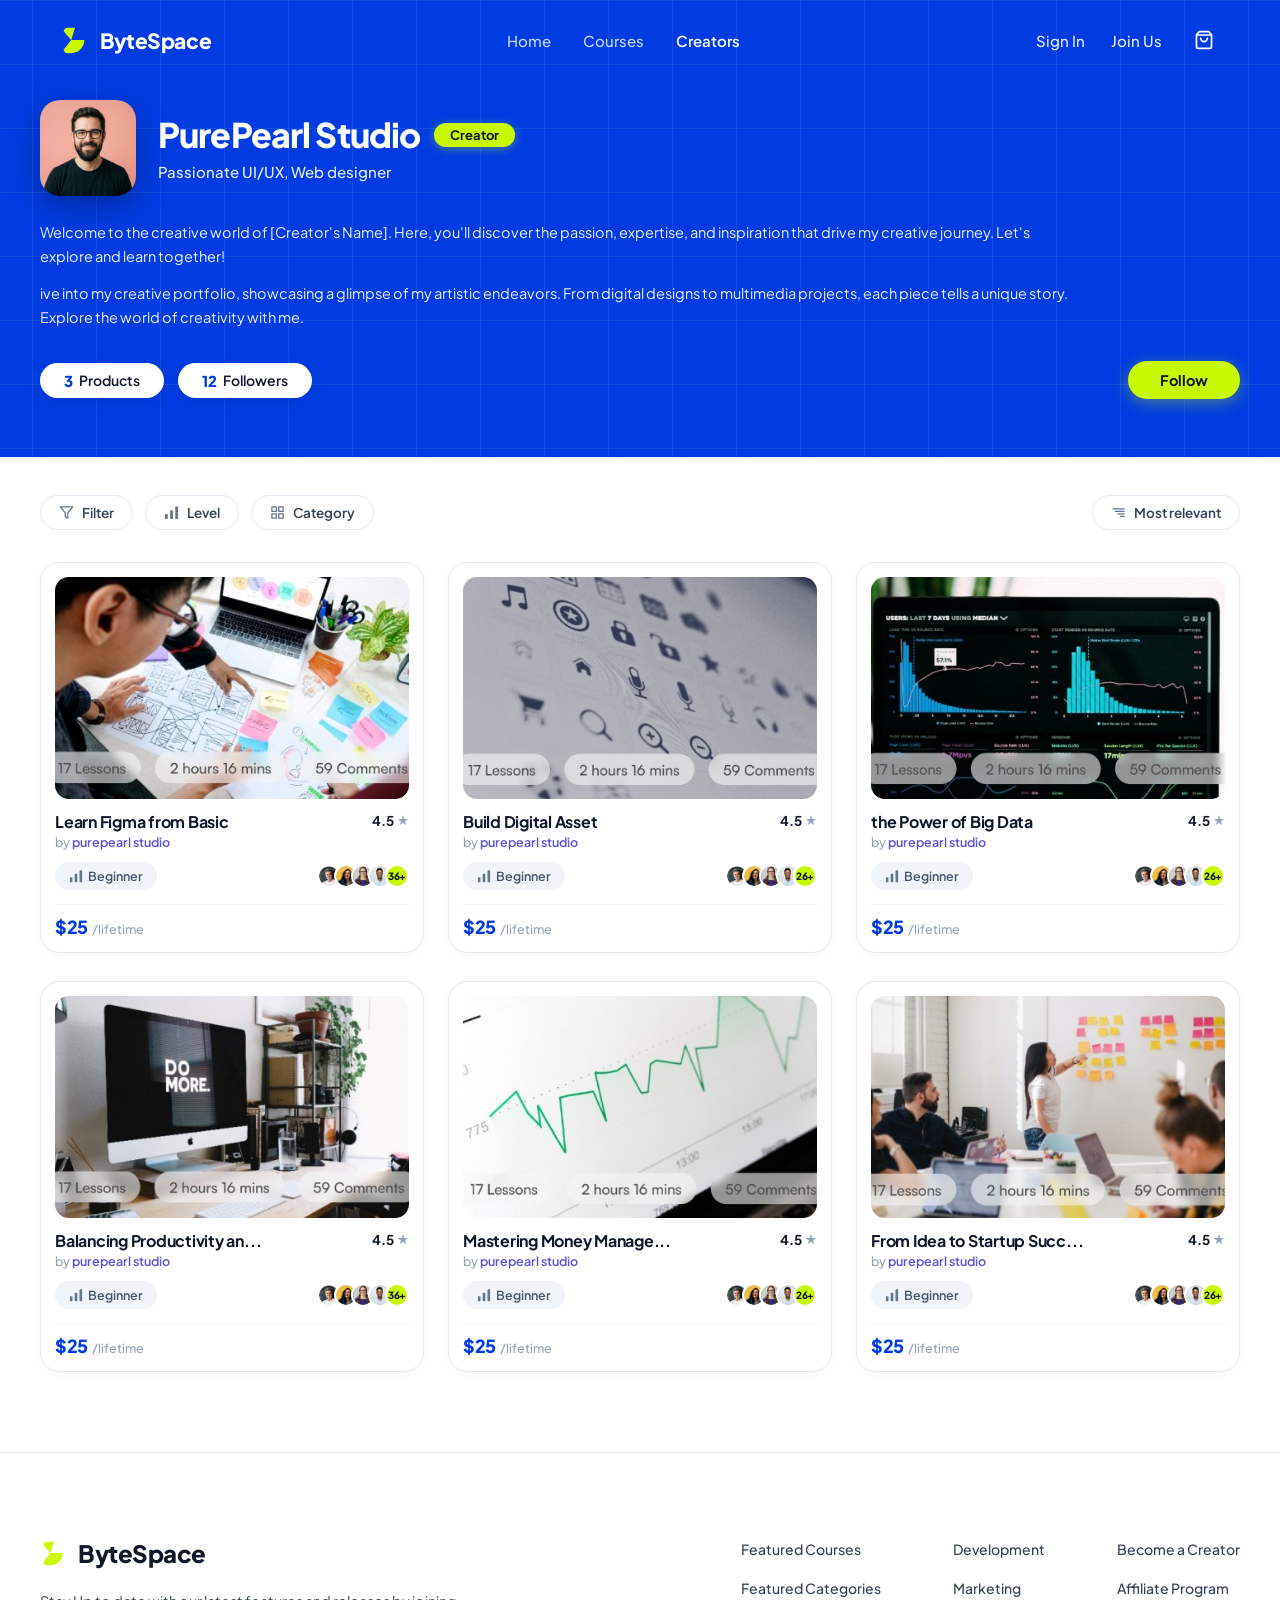
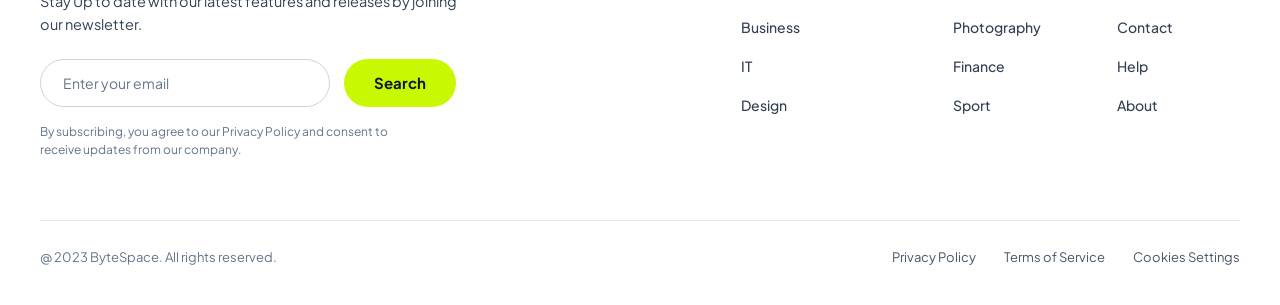
<file: creator-profile.html>
<!DOCTYPE html>
<html lang="en">
<head>
  <meta charset="UTF-8" />
  <meta name="viewport" content="width=device-width, initial-scale=1.0" />
  <title>PurePearl Studio - Creator Profile | ByteSpace</title>
  <meta name="description" content="Welcome to the creative world of PurePearl Studio. Passionate UI/UX, Web designer. Explore courses and creative portfolio." />

  <!-- Google Fonts: Plus Jakarta Sans -->
  <link rel="preconnect" href="https://fonts.googleapis.com" />
  <link rel="preconnect" href="https://fonts.gstatic.com" crossorigin />
  <link href="https://fonts.googleapis.com/css2?family=Plus+Jakarta+Sans:wght@400;500;600;700;800&display=swap" rel="stylesheet" />

  <link rel="stylesheet" href="style.css" />
</head>
<body class="creator-page-body">

  <!-- Top Blue Section (Navbar + Creator Hero) -->
  <div class="creator-header-hero-wrapper">
    <!-- Header / Navigation -->
    <header class="navbar" id="main-navbar">
      <div class="nav-container">
        <!-- Brand Logo -->
        <a href="index.html" class="brand-logo" id="brand-logo">
          <svg class="logo-icon" width="28" height="28" viewBox="0 0 32 32" fill="none" xmlns="http://www.w3.org/2000/svg">
            <path d="M4 7C4 4.79086 5.79086 3 8 3H16L12 16L4 7Z" fill="#C8F902" />
            <path d="M12 16L26 16C26 23.732 19.732 30 12 30H8C5.79086 30 4 28.2091 4 26L12 16Z" fill="#C8F902" />
          </svg>
          <span class="logo-text">ByteSpace</span>
        </a>

        <!-- Center Links -->
        <nav class="nav-links" id="nav-links">
          <a href="index.html" class="nav-link" id="nav-home">Home</a>
          <a href="search.html" class="nav-link" id="nav-courses">Courses</a>
          <a href="creator-profile.html" class="nav-link active" id="nav-creators">Creators</a>
        </nav>

        <!-- Right Action Items -->
        <div class="nav-actions" id="nav-actions">
          <a href="login.html" class="action-link" id="nav-signin">Sign In</a>
          <a href="register.html" class="action-link" id="nav-join">Join Us</a>
          <button class="cart-btn" id="nav-cart" aria-label="Shopping Cart">
            <svg width="20" height="20" viewBox="0 0 24 24" fill="none" stroke="currentColor" stroke-width="2" stroke-linecap="round" stroke-linejoin="round">
              <path d="M6 2L3 6v14a2 2 0 0 0 2 2h14a2 2 0 0 0 2-2V6l-3-4z"></path>
              <line x1="3" y1="6" x2="21" y2="6"></line>
              <path d="M16 10a4 4 0 0 1-8 0"></path>
            </svg>
          </button>
        </div>

        <!-- Mobile Hamburger Button -->
        <button class="mobile-toggle" id="mobile-toggle" aria-label="Toggle navigation">
          <span></span>
          <span></span>
          <span></span>
        </button>
      </div>
    </header>

    <!-- Creator Hero Profile Section -->
    <section class="creator-profile-hero" id="creator-profile-hero">
      <div class="creator-hero-container">

        <!-- Top Profile Info (Avatar + Name + Badge + Subtitle) -->
        <div class="creator-header-top-row">
          <div class="creator-avatar-wrap">
            <img src="images/creator-purepearl-avatar.jpg" alt="PurePearl Studio" class="creator-large-avatar" />
          </div>

          <div class="creator-header-text-col">
            <div class="creator-title-badge-row">
              <h1 class="creator-main-name">PurePearl Studio</h1>
              <span class="creator-role-badge">Creator</span>
            </div>
            <p class="creator-role-tagline">Passionate UI/UX, Web designer</p>
          </div>
        </div>

        <!-- Bio Paragraphs -->
        <div class="creator-bio-content">
          <p class="creator-bio-p">
            Welcome to the creative world of [Creator's Name]. Here, you'll discover the passion, expertise, and inspiration that drive my creative journey. Let's explore and learn together!
          </p>
          <p class="creator-bio-p">
            ive into my creative portfolio, showcasing a glimpse of my artistic endeavors. From digital designs to multimedia projects, each piece tells a unique story. Explore the world of creativity with me.
          </p>
        </div>

        <!-- Stats & Follow Action Bar -->
        <div class="creator-action-stats-bar">
          <div class="creator-stats-group">
            <div class="creator-stat-pill">
              <span class="stat-number">3</span>
              <span class="stat-text">Products</span>
            </div>
            <div class="creator-stat-pill">
              <span class="stat-number">12</span>
              <span class="stat-text">Followers</span>
            </div>
          </div>

          <button class="creator-follow-lime-btn" id="follow-btn">
            Follow
          </button>
        </div>

      </div>
    </section>
  </div>

  <!-- Creator Courses Section (White Background) -->
  <main class="creator-courses-section" id="creator-courses-section">
    <div class="creator-courses-container">

      <!-- Filter Controls Action Bar -->
      <div class="creator-filters-bar">
        <!-- Left Filter Pills -->
        <div class="creator-filters-left">
          <button class="filter-outline-pill" id="filter-btn">
            <svg width="15" height="15" viewBox="0 0 24 24" fill="none" stroke="currentColor" stroke-width="2" stroke-linecap="round" stroke-linejoin="round">
              <polygon points="22 3 2 3 10 12.46 10 19 14 21 14 12.46 22 3"></polygon>
            </svg>
            <span>Filter</span>
          </button>

          <button class="filter-outline-pill" id="level-btn">
            <svg width="15" height="15" viewBox="0 0 16 16" fill="currentColor">
              <rect x="1" y="9.5" width="3" height="5.5" rx="0.8" />
              <rect x="6.5" y="5.5" width="3" height="9.5" rx="0.8" />
              <rect x="12" y="1.5" width="3" height="13.5" rx="0.8" />
            </svg>
            <span>Level</span>
          </button>

          <button class="filter-outline-pill" id="category-btn">
            <svg width="15" height="15" viewBox="0 0 24 24" fill="none" stroke="currentColor" stroke-width="2" stroke-linecap="round" stroke-linejoin="round">
              <rect x="3" y="3" width="7" height="7"></rect>
              <rect x="14" y="3" width="7" height="7"></rect>
              <rect x="14" y="14" width="7" height="7"></rect>
              <rect x="3" y="14" width="7" height="7"></rect>
            </svg>
            <span>Category</span>
          </button>
        </div>

        <!-- Right Sort Pill -->
        <div class="creator-filters-right">
          <button class="filter-outline-pill sort-pill" id="sort-btn">
            <svg width="15" height="15" viewBox="0 0 24 24" fill="none" stroke="currentColor" stroke-width="2" stroke-linecap="round" stroke-linejoin="round">
              <line x1="21" y1="10" x2="7" y2="10"></line>
              <line x1="21" y1="6" x2="3" y2="6"></line>
              <line x1="21" y1="14" x2="11" y2="14"></line>
              <line x1="21" y1="18" x2="15" y2="18"></line>
            </svg>
            <span>Most relevant</span>
          </button>
        </div>
      </div>

      <!-- 6 Courses Grid (3 Columns x 2 Rows) -->
      <div class="creator-courses-grid">

        <!-- Card 1: Learn Figma from Basic -->
        <article class="course-card" id="creator-course-1">
          <div class="card-img-wrap">
            <a href="course-details.html">
              <img src="images/course-wireframe-brainstorming-full.jpg" alt="Learn Figma from Basic" class="course-thumbnail" />
            </a>
            <div class="thumb-badge-row">
              <span class="course-badge-pill">17 Lessons</span>
              <span class="course-badge-pill">2 hours 16 mins</span>
              <span class="course-badge-pill">58 Comments</span>
            </div>
          </div>
          <div class="card-body">
            <div class="card-title-row">
              <h3 class="course-title"><a href="course-details.html">Learn Figma from Basic</a></h3>
              <div class="course-rating">
                <span class="rating-score">4.5</span>
                <span class="rating-star-icon">★</span>
              </div>
            </div>
            <div class="course-instructor">
              <span class="by-text">by</span> <a href="creator-profile.html" class="instructor-name">purepearl studio</a>
            </div>
            <div class="card-features-row">
              <div class="level-pill">
                <svg class="level-bars-icon" width="14" height="14" viewBox="0 0 16 16" fill="currentColor">
                  <rect x="1" y="9.5" width="3" height="5.5" rx="0.8" />
                  <rect x="6.5" y="5.5" width="3" height="9.5" rx="0.8" />
                  <rect x="12" y="1.5" width="3" height="13.5" rx="0.8" />
                </svg>
                <span>Beginner</span>
              </div>
              <div class="students-avatar-group">
                <img src="images/avatar-2-bearded-man.png" alt="Student 1" class="group-avatar" />
                <img src="images/avatar-3-smiling-woman.png" alt="Student 2" class="group-avatar" />
                <img src="images/image-5-instructor-portrait.jpg" alt="Student 3" class="group-avatar" />
                <img src="images/avatar-1-man-glasses.png" alt="Student 4" class="group-avatar" />
                <div class="group-badge">36+</div>
              </div>
            </div>
            <div class="card-price-row">
              <span class="price-val">$25</span><span class="price-type">/lifetime</span>
            </div>
          </div>
        </article>

        <!-- Card 2: Build Digital Asset -->
        <article class="course-card" id="creator-course-2">
          <div class="card-img-wrap">
            <a href="course-details.html">
              <img src="images/course-ui-icons-full.jpg" alt="Build Digital Asset" class="course-thumbnail" />
            </a>
            <div class="thumb-badge-row">
              <span class="course-badge-pill">17 Lessons</span>
              <span class="course-badge-pill">2 hours 16 mins</span>
              <span class="course-badge-pill">59 Comments</span>
            </div>
          </div>
          <div class="card-body">
            <div class="card-title-row">
              <h3 class="course-title"><a href="course-details.html">Build Digital Asset</a></h3>
              <div class="course-rating">
                <span class="rating-score">4.5</span>
                <span class="rating-star-icon">★</span>
              </div>
            </div>
            <div class="course-instructor">
              <span class="by-text">by</span> <a href="creator-profile.html" class="instructor-name">purepearl studio</a>
            </div>
            <div class="card-features-row">
              <div class="level-pill">
                <svg class="level-bars-icon" width="14" height="14" viewBox="0 0 16 16" fill="currentColor">
                  <rect x="1" y="9.5" width="3" height="5.5" rx="0.8" />
                  <rect x="6.5" y="5.5" width="3" height="9.5" rx="0.8" />
                  <rect x="12" y="1.5" width="3" height="13.5" rx="0.8" />
                </svg>
                <span>Beginner</span>
              </div>
              <div class="students-avatar-group">
                <img src="images/avatar-2-bearded-man.png" alt="Student 1" class="group-avatar" />
                <img src="images/avatar-3-smiling-woman.png" alt="Student 2" class="group-avatar" />
                <img src="images/image-5-instructor-portrait.jpg" alt="Student 3" class="group-avatar" />
                <img src="images/avatar-1-man-glasses.png" alt="Student 4" class="group-avatar" />
                <div class="group-badge">26+</div>
              </div>
            </div>
            <div class="card-price-row">
              <span class="price-val">$25</span><span class="price-type">/lifetime</span>
            </div>
          </div>
        </article>

        <!-- Card 3: the Power of Big Data -->
        <article class="course-card" id="creator-course-3">
          <div class="card-img-wrap">
            <a href="course-details.html">
              <img src="images/course-analytics-dashboard-full.jpg" alt="the Power of Big Data" class="course-thumbnail" />
            </a>
            <div class="thumb-badge-row">
              <span class="course-badge-pill">17 Lessons</span>
              <span class="course-badge-pill">2 hours 16 mins</span>
              <span class="course-badge-pill">59 Comments</span>
            </div>
          </div>
          <div class="card-body">
            <div class="card-title-row">
              <h3 class="course-title"><a href="course-details.html">the Power of Big Data</a></h3>
              <div class="course-rating">
                <span class="rating-score">4.5</span>
                <span class="rating-star-icon">★</span>
              </div>
            </div>
            <div class="course-instructor">
              <span class="by-text">by</span> <a href="creator-profile.html" class="instructor-name">purepearl studio</a>
            </div>
            <div class="card-features-row">
              <div class="level-pill">
                <svg class="level-bars-icon" width="14" height="14" viewBox="0 0 16 16" fill="currentColor">
                  <rect x="1" y="9.5" width="3" height="5.5" rx="0.8" />
                  <rect x="6.5" y="5.5" width="3" height="9.5" rx="0.8" />
                  <rect x="12" y="1.5" width="3" height="13.5" rx="0.8" />
                </svg>
                <span>Beginner</span>
              </div>
              <div class="students-avatar-group">
                <img src="images/avatar-2-bearded-man.png" alt="Student 1" class="group-avatar" />
                <img src="images/avatar-3-smiling-woman.png" alt="Student 2" class="group-avatar" />
                <img src="images/image-5-instructor-portrait.jpg" alt="Student 3" class="group-avatar" />
                <img src="images/avatar-1-man-glasses.png" alt="Student 4" class="group-avatar" />
                <div class="group-badge">26+</div>
              </div>
            </div>
            <div class="card-price-row">
              <span class="price-val">$25</span><span class="price-type">/lifetime</span>
            </div>
          </div>
        </article>

        <!-- Card 4: Balancing Productivity an... -->
        <article class="course-card" id="creator-course-4">
          <div class="card-img-wrap">
            <a href="course-details.html">
              <img src="images/course-imac-domore-full.jpg" alt="Balancing Productivity" class="course-thumbnail" />
            </a>
            <div class="thumb-badge-row">
              <span class="course-badge-pill">17 Lessons</span>
              <span class="course-badge-pill">2 hours 16 mins</span>
              <span class="course-badge-pill">59 Comments</span>
            </div>
          </div>
          <div class="card-body">
            <div class="card-title-row">
              <h3 class="course-title"><a href="course-details.html">Balancing Productivity an...</a></h3>
              <div class="course-rating">
                <span class="rating-score">4.5</span>
                <span class="rating-star-icon">★</span>
              </div>
            </div>
            <div class="course-instructor">
              <span class="by-text">by</span> <a href="creator-profile.html" class="instructor-name">purepearl studio</a>
            </div>
            <div class="card-features-row">
              <div class="level-pill">
                <svg class="level-bars-icon" width="14" height="14" viewBox="0 0 16 16" fill="currentColor">
                  <rect x="1" y="9.5" width="3" height="5.5" rx="0.8" />
                  <rect x="6.5" y="5.5" width="3" height="9.5" rx="0.8" />
                  <rect x="12" y="1.5" width="3" height="13.5" rx="0.8" />
                </svg>
                <span>Beginner</span>
              </div>
              <div class="students-avatar-group">
                <img src="images/avatar-2-bearded-man.png" alt="Student 1" class="group-avatar" />
                <img src="images/avatar-3-smiling-woman.png" alt="Student 2" class="group-avatar" />
                <img src="images/image-5-instructor-portrait.jpg" alt="Student 3" class="group-avatar" />
                <img src="images/avatar-1-man-glasses.png" alt="Student 4" class="group-avatar" />
                <div class="group-badge">36+</div>
              </div>
            </div>
            <div class="card-price-row">
              <span class="price-val">$25</span><span class="price-type">/lifetime</span>
            </div>
          </div>
        </article>

        <!-- Card 5: Mastering Money Manage... -->
        <article class="course-card" id="creator-course-5">
          <div class="card-img-wrap">
            <a href="course-details.html">
              <img src="images/course-stock-chart-full.jpg" alt="Mastering Money Management" class="course-thumbnail" />
            </a>
            <div class="thumb-badge-row">
              <span class="course-badge-pill">17 Lessons</span>
              <span class="course-badge-pill">2 hours 16 mins</span>
              <span class="course-badge-pill">59 Comments</span>
            </div>
          </div>
          <div class="card-body">
            <div class="card-title-row">
              <h3 class="course-title"><a href="course-details.html">Mastering Money Manage...</a></h3>
              <div class="course-rating">
                <span class="rating-score">4.5</span>
                <span class="rating-star-icon">★</span>
              </div>
            </div>
            <div class="course-instructor">
              <span class="by-text">by</span> <a href="creator-profile.html" class="instructor-name">purepearl studio</a>
            </div>
            <div class="card-features-row">
              <div class="level-pill">
                <svg class="level-bars-icon" width="14" height="14" viewBox="0 0 16 16" fill="currentColor">
                  <rect x="1" y="9.5" width="3" height="5.5" rx="0.8" />
                  <rect x="6.5" y="5.5" width="3" height="9.5" rx="0.8" />
                  <rect x="12" y="1.5" width="3" height="13.5" rx="0.8" />
                </svg>
                <span>Beginner</span>
              </div>
              <div class="students-avatar-group">
                <img src="images/avatar-2-bearded-man.png" alt="Student 1" class="group-avatar" />
                <img src="images/avatar-3-smiling-woman.png" alt="Student 2" class="group-avatar" />
                <img src="images/image-5-instructor-portrait.jpg" alt="Student 3" class="group-avatar" />
                <img src="images/avatar-1-man-glasses.png" alt="Student 4" class="group-avatar" />
                <div class="group-badge">26+</div>
              </div>
            </div>
            <div class="card-price-row">
              <span class="price-val">$25</span><span class="price-type">/lifetime</span>
            </div>
          </div>
        </article>

        <!-- Card 6: From Idea to Startup Succ... -->
        <article class="course-card" id="creator-course-6">
          <div class="card-img-wrap">
            <a href="course-details.html">
              <img src="images/workshop-meeting-full.jpg" alt="From Idea to Startup Success" class="course-thumbnail" />
            </a>
            <div class="thumb-badge-row">
              <span class="course-badge-pill">17 Lessons</span>
              <span class="course-badge-pill">2 hours 16 mins</span>
              <span class="course-badge-pill">59 Comments</span>
            </div>
          </div>
          <div class="card-body">
            <div class="card-title-row">
              <h3 class="course-title"><a href="course-details.html">From Idea to Startup Succ...</a></h3>
              <div class="course-rating">
                <span class="rating-score">4.5</span>
                <span class="rating-star-icon">★</span>
              </div>
            </div>
            <div class="course-instructor">
              <span class="by-text">by</span> <a href="creator-profile.html" class="instructor-name">purepearl studio</a>
            </div>
            <div class="card-features-row">
              <div class="level-pill">
                <svg class="level-bars-icon" width="14" height="14" viewBox="0 0 16 16" fill="currentColor">
                  <rect x="1" y="9.5" width="3" height="5.5" rx="0.8" />
                  <rect x="6.5" y="5.5" width="3" height="9.5" rx="0.8" />
                  <rect x="12" y="1.5" width="3" height="13.5" rx="0.8" />
                </svg>
                <span>Beginner</span>
              </div>
              <div class="students-avatar-group">
                <img src="images/avatar-2-bearded-man.png" alt="Student 1" class="group-avatar" />
                <img src="images/avatar-3-smiling-woman.png" alt="Student 2" class="group-avatar" />
                <img src="images/image-5-instructor-portrait.jpg" alt="Student 3" class="group-avatar" />
                <img src="images/avatar-1-man-glasses.png" alt="Student 4" class="group-avatar" />
                <div class="group-badge">26+</div>
              </div>
            </div>
            <div class="card-price-row">
              <span class="price-val">$25</span><span class="price-type">/lifetime</span>
            </div>
          </div>
        </article>

      </div>
    </div>
  </main>

  <!-- Toast Notification -->
  <div class="toast-notification" id="toast-notification"></div>

  <!-- Site Footer (Exact Match) -->
  <footer class="site-footer" id="site-footer">
    <div class="footer-container">
      <div class="footer-top">
        <!-- Left: Newsletter & Brand Info -->
        <div class="footer-newsletter-col">
          <a href="index.html" class="footer-brand" id="footer-brand">
            <svg class="footer-logo-icon" width="28" height="28" viewBox="0 0 32 32" fill="none" xmlns="http://www.w3.org/2000/svg">
              <path d="M4 7C4 4.79086 5.79086 3 8 3H16L12 16L4 7Z" fill="#C8F902" />
              <path d="M12 16L26 16C26 23.732 19.732 30 12 30H8C5.79086 30 4 28.2091 4 26L12 16Z" fill="#C8F902" />
            </svg>
            <span class="footer-brand-text">ByteSpace</span>
          </a>

          <p class="footer-tagline">
            Stay Up to date with our latest features and releases by joining our newsletter.
          </p>

          <form class="footer-newsletter-form" id="footer-newsletter-form" onsubmit="event.preventDefault();">
            <input type="email" placeholder="Enter your email" class="newsletter-input" id="newsletter-input" required />
            <button type="submit" class="newsletter-btn" id="newsletter-btn">Search</button>
          </form>

          <p class="footer-disclaimer">
            By subscribing, you agree to our Privacy Policy and consent to receive updates from our company.
          </p>
        </div>

        <!-- Right: 3 Nav Link Columns -->
        <div class="footer-nav-cols">
          <!-- Col 1 -->
          <div class="footer-nav-col">
            <ul class="footer-links">
              <li><a href="search.html" class="footer-link">Featured Courses</a></li>
              <li><a href="search.html" class="footer-link">Featured Categories</a></li>
              <li><a href="search.html" class="footer-link">Business</a></li>
              <li><a href="search.html" class="footer-link">IT</a></li>
              <li><a href="search.html" class="footer-link">Design</a></li>
            </ul>
          </div>

          <!-- Col 2 -->
          <div class="footer-nav-col">
            <ul class="footer-links">
              <li><a href="search.html" class="footer-link">Development</a></li>
              <li><a href="search.html" class="footer-link">Marketing</a></li>
              <li><a href="search.html" class="footer-link">Photography</a></li>
              <li><a href="search.html" class="footer-link">Finance</a></li>
              <li><a href="search.html" class="footer-link">Sport</a></li>
            </ul>
          </div>

          <!-- Col 3 -->
          <div class="footer-nav-col">
            <ul class="footer-links">
              <li><a href="index.html#creator-cta-section" class="footer-link">Become a Creator</a></li>
              <li><a href="#affiliate" class="footer-link">Affiliate Program</a></li>
              <li><a href="#contact" class="footer-link">Contact</a></li>
              <li><a href="#help" class="footer-link">Help</a></li>
              <li><a href="#about" class="footer-link">About</a></li>
            </ul>
          </div>
        </div>
      </div>

      <hr class="footer-divider" />

      <!-- Footer Bottom -->
      <div class="footer-bottom">
        <p class="footer-copyright">@ 2023 ByteSpace. All rights reserved.</p>
        <div class="footer-legal-links">
          <a href="#privacy" class="footer-legal-link">Privacy Policy</a>
          <a href="#terms" class="footer-legal-link">Terms of Service</a>
          <a href="#cookies" class="footer-legal-link">Cookies Settings</a>
        </div>
      </div>
    </div>
  </footer>

  <script src="script.js"></script>
</body>
</html>
</file>
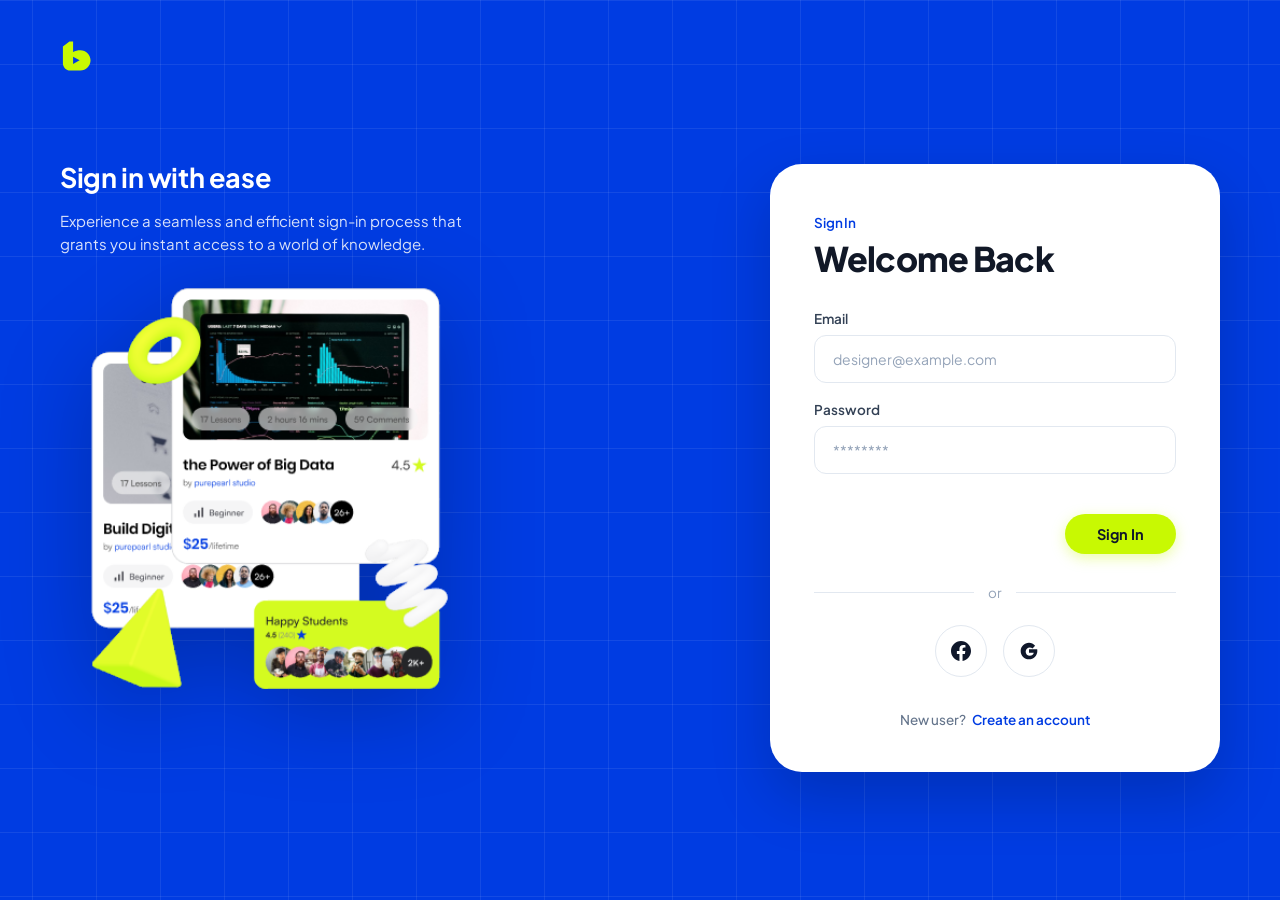
<file: login.html>
<!DOCTYPE html>
<html lang="en">
<head>
  <meta charset="UTF-8" />
  <meta name="viewport" content="width=device-width, initial-scale=1.0" />
  <title>Sign In | ByteSpace</title>
  <meta name="description" content="Sign in to your ByteSpace account to access world-class creative courses and connect with fellow creators." />

  <!-- Google Fonts: Plus Jakarta Sans -->
  <link rel="preconnect" href="https://fonts.googleapis.com" />
  <link rel="preconnect" href="https://fonts.gstatic.com" crossorigin />
  <link href="https://fonts.googleapis.com/css2?family=Plus+Jakarta+Sans:wght@400;500;600;700;800;900&display=swap" rel="stylesheet" />

  <link rel="stylesheet" href="style.css" />
</head>
<body class="auth-page-body">

  <!-- Top Logo Mark Bar -->
  <header class="auth-top-bar">
    <div class="auth-nav-container">
      <a href="index.html" class="auth-brand-logo" id="auth-brand-logo" aria-label="ByteSpace Home">
        <svg class="auth-logo-icon" width="28" height="30" viewBox="0 0 20 22" fill="none" xmlns="http://www.w3.org/2000/svg">
          <path fill-rule="evenodd" clip-rule="evenodd" d="M1 4.5L5.5 1H8V8.2C9.5 7.4 11.2 7 13 7C16.866 7 20 10.134 20 14C20 17.866 16.866 21 13 21H6C3.23858 21 1 18.7614 1 16V4.5ZM8 11.5V16.5L12.5 14L8 11.5Z" fill="#C8F902"/>
        </svg>
      </a>
    </div>
  </header>

  <!-- Main Auth Wrapper -->
  <main class="auth-main-wrapper">
    <div class="auth-container">
      
      <!-- Left Column: Copy & Floating Showcase -->
      <section class="auth-left-col">
        <div class="auth-intro-header">
          <h1 class="auth-heading">Sign in with ease</h1>
          <p class="auth-subheading">
            Experience a seamless and efficient sign-in process that<br class="desktop-br" />
            grants you instant access to a world of knowledge.
          </p>
        </div>

        <div class="auth-visual-wrapper">
          <img 
            src="images/auth-showcase-visual.png" 
            alt="ByteSpace Courses & Happy Students Showcase" 
            class="auth-showcase-image" 
            id="auth-showcase-image"
          />
        </div>
      </section>

      <!-- Right Column: White Floating Card -->
      <section class="auth-right-col">
        <div class="auth-card" id="auth-card">
          <span class="auth-card-badge">Sign In</span>
          <h2 class="auth-card-heading">Welcome Back</h2>

          <form class="auth-form" id="auth-signin-form" onsubmit="event.preventDefault(); handleAuthSubmit('signin');">
            <div class="auth-form-group">
              <label for="signin-email" class="auth-field-label">Email</label>
              <input 
                type="email" 
                id="signin-email" 
                name="email" 
                class="auth-text-input" 
                placeholder="designer@example.com" 
                required 
              />
            </div>

            <div class="auth-form-group">
              <label for="signin-password" class="auth-field-label">Password</label>
              <input 
                type="password" 
                id="signin-password" 
                name="password" 
                class="auth-text-input" 
                placeholder="********" 
                required 
              />
            </div>

            <div class="auth-submit-row">
              <button type="submit" class="auth-action-btn" id="auth-signin-btn">
                Sign In
              </button>
            </div>
          </form>

          <div class="auth-or-divider">
            <span>or</span>
          </div>

          <!-- Social Login Circle Buttons -->
          <div class="auth-social-group">
            <button type="button" class="auth-social-circle-btn" id="social-fb-btn" aria-label="Sign in with Facebook" onclick="handleSocialAuth('Facebook')">
              <svg width="20" height="20" viewBox="0 0 24 24" fill="currentColor">
                <path d="M24 12.073c0-6.627-5.373-12-12-12s-12 5.373-12 12c0 5.99 4.388 10.954 10.125 11.854v-8.385H7.078v-3.47h3.047V9.43c0-3.007 1.792-4.669 4.533-4.669 1.312 0 2.686.235 2.686.235v2.953H15.83c-1.491 0-1.956.925-1.956 1.874v2.25h3.328l-.532 3.47h-2.796v8.385C19.612 23.027 24 18.062 24 12.073z"/>
              </svg>
            </button>
            <button type="button" class="auth-social-circle-btn" id="social-google-btn" aria-label="Sign in with Google" onclick="handleSocialAuth('Google')">
              <svg width="20" height="20" viewBox="0 0 24 24" fill="currentColor">
                <path d="M12 2C6.48 2 2 6.48 2 12s4.48 10 10 10c5.52 0 10-4.48 10-10 0-.69-.07-1.35-.2-2H12v4.2h5.75c-.53 2.1-2.4 3.6-4.75 3.6-2.76 0-5-2.24-5-5s2.24-5 5-5c1.22 0 2.33.44 3.19 1.17l3.14-3.14C17.38 3.09 14.86 2 12 2z"/>
              </svg>
            </button>
          </div>

          <div class="auth-footer-prompt">
            <span class="auth-footer-note">New user?</span>
            <a href="register.html" class="auth-switch-link" id="goto-register-link">Create an account</a>
          </div>
        </div>
      </section>

    </div>
  </main>

  <!-- Interactive Toast Notification -->
  <div class="toast-notification" id="toast-notification"></div>

  <script src="script.js"></script>
</body>
</html>
</file>
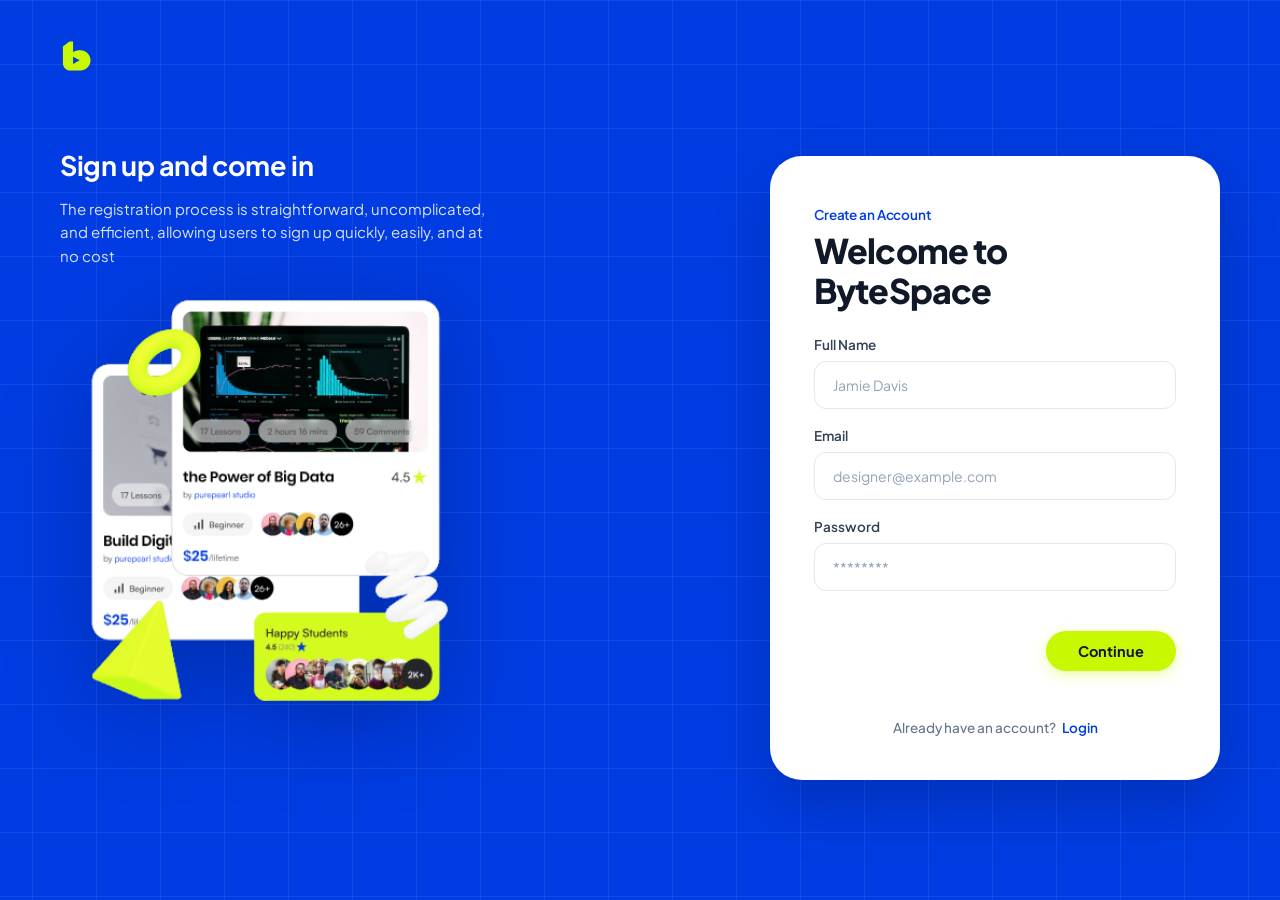
<file: register.html>
<!DOCTYPE html>
<html lang="en">
<head>
  <meta charset="UTF-8" />
  <meta name="viewport" content="width=device-width, initial-scale=1.0" />
  <title>Sign Up | ByteSpace</title>
  <meta name="description" content="Create a ByteSpace account to start learning and discovering creative courses today." />

  <!-- Google Fonts: Plus Jakarta Sans -->
  <link rel="preconnect" href="https://fonts.googleapis.com" />
  <link rel="preconnect" href="https://fonts.gstatic.com" crossorigin />
  <link href="https://fonts.googleapis.com/css2?family=Plus+Jakarta+Sans:wght@400;500;600;700;800;900&display=swap" rel="stylesheet" />

  <link rel="stylesheet" href="style.css" />
</head>
<body class="auth-page-body">

  <!-- Top Logo Mark Bar -->
  <header class="auth-top-bar">
    <div class="auth-nav-container">
      <a href="index.html" class="auth-brand-logo" id="auth-brand-logo" aria-label="ByteSpace Home">
        <svg class="auth-logo-icon" width="28" height="30" viewBox="0 0 20 22" fill="none" xmlns="http://www.w3.org/2000/svg">
          <path fill-rule="evenodd" clip-rule="evenodd" d="M1 4.5L5.5 1H8V8.2C9.5 7.4 11.2 7 13 7C16.866 7 20 10.134 20 14C20 17.866 16.866 21 13 21H6C3.23858 21 1 18.7614 1 16V4.5ZM8 11.5V16.5L12.5 14L8 11.5Z" fill="#C8F902"/>
        </svg>
      </a>
    </div>
  </header>

  <!-- Main Auth Wrapper -->
  <main class="auth-main-wrapper">
    <div class="auth-container">
      
      <!-- Left Column: Copy & Floating Showcase -->
      <section class="auth-left-col">
        <div class="auth-intro-header">
          <h1 class="auth-heading">Sign up and come in</h1>
          <p class="auth-subheading">
            The registration process is straightforward, uncomplicated,<br class="desktop-br" />
            and efficient, allowing users to sign up quickly, easily, and at<br class="desktop-br" />
            no cost
          </p>
        </div>

        <div class="auth-visual-wrapper">
          <img 
            src="images/auth-showcase-visual.png" 
            alt="ByteSpace Courses & Happy Students Showcase" 
            class="auth-showcase-image" 
            id="auth-showcase-image"
          />
        </div>
      </section>

      <!-- Right Column: White Floating Card -->
      <section class="auth-right-col">
        <div class="auth-card auth-card-register" id="auth-card">
          <span class="auth-card-badge">Create an Account</span>
          <h2 class="auth-card-heading">Welcome to<br />ByteSpace</h2>

          <form class="auth-form" id="auth-register-form" onsubmit="event.preventDefault(); handleAuthSubmit('register');">
            <div class="auth-form-group">
              <label for="reg-fullname" class="auth-field-label">Full Name</label>
              <input 
                type="text" 
                id="reg-fullname" 
                name="fullname" 
                class="auth-text-input" 
                placeholder="Jamie Davis" 
                required 
              />
            </div>

            <div class="auth-form-group">
              <label for="reg-email" class="auth-field-label">Email</label>
              <input 
                type="email" 
                id="reg-email" 
                name="email" 
                class="auth-text-input" 
                placeholder="designer@example.com" 
                required 
              />
            </div>

            <div class="auth-form-group">
              <label for="reg-password" class="auth-field-label">Password</label>
              <input 
                type="password" 
                id="reg-password" 
                name="password" 
                class="auth-text-input" 
                placeholder="********" 
                required 
              />
            </div>

            <div class="auth-submit-row">
              <button type="submit" class="auth-action-btn" id="auth-continue-btn">
                Continue
              </button>
            </div>
          </form>

          <div class="auth-footer-prompt auth-footer-register">
            <span class="auth-footer-note">Already have an account?</span>
            <a href="login.html" class="auth-switch-link" id="goto-login-link">Login</a>
          </div>
        </div>
      </section>

    </div>
  </main>

  <!-- Interactive Toast Notification -->
  <div class="toast-notification" id="toast-notification"></div>

  <script src="script.js"></script>
</body>
</html>
</file>
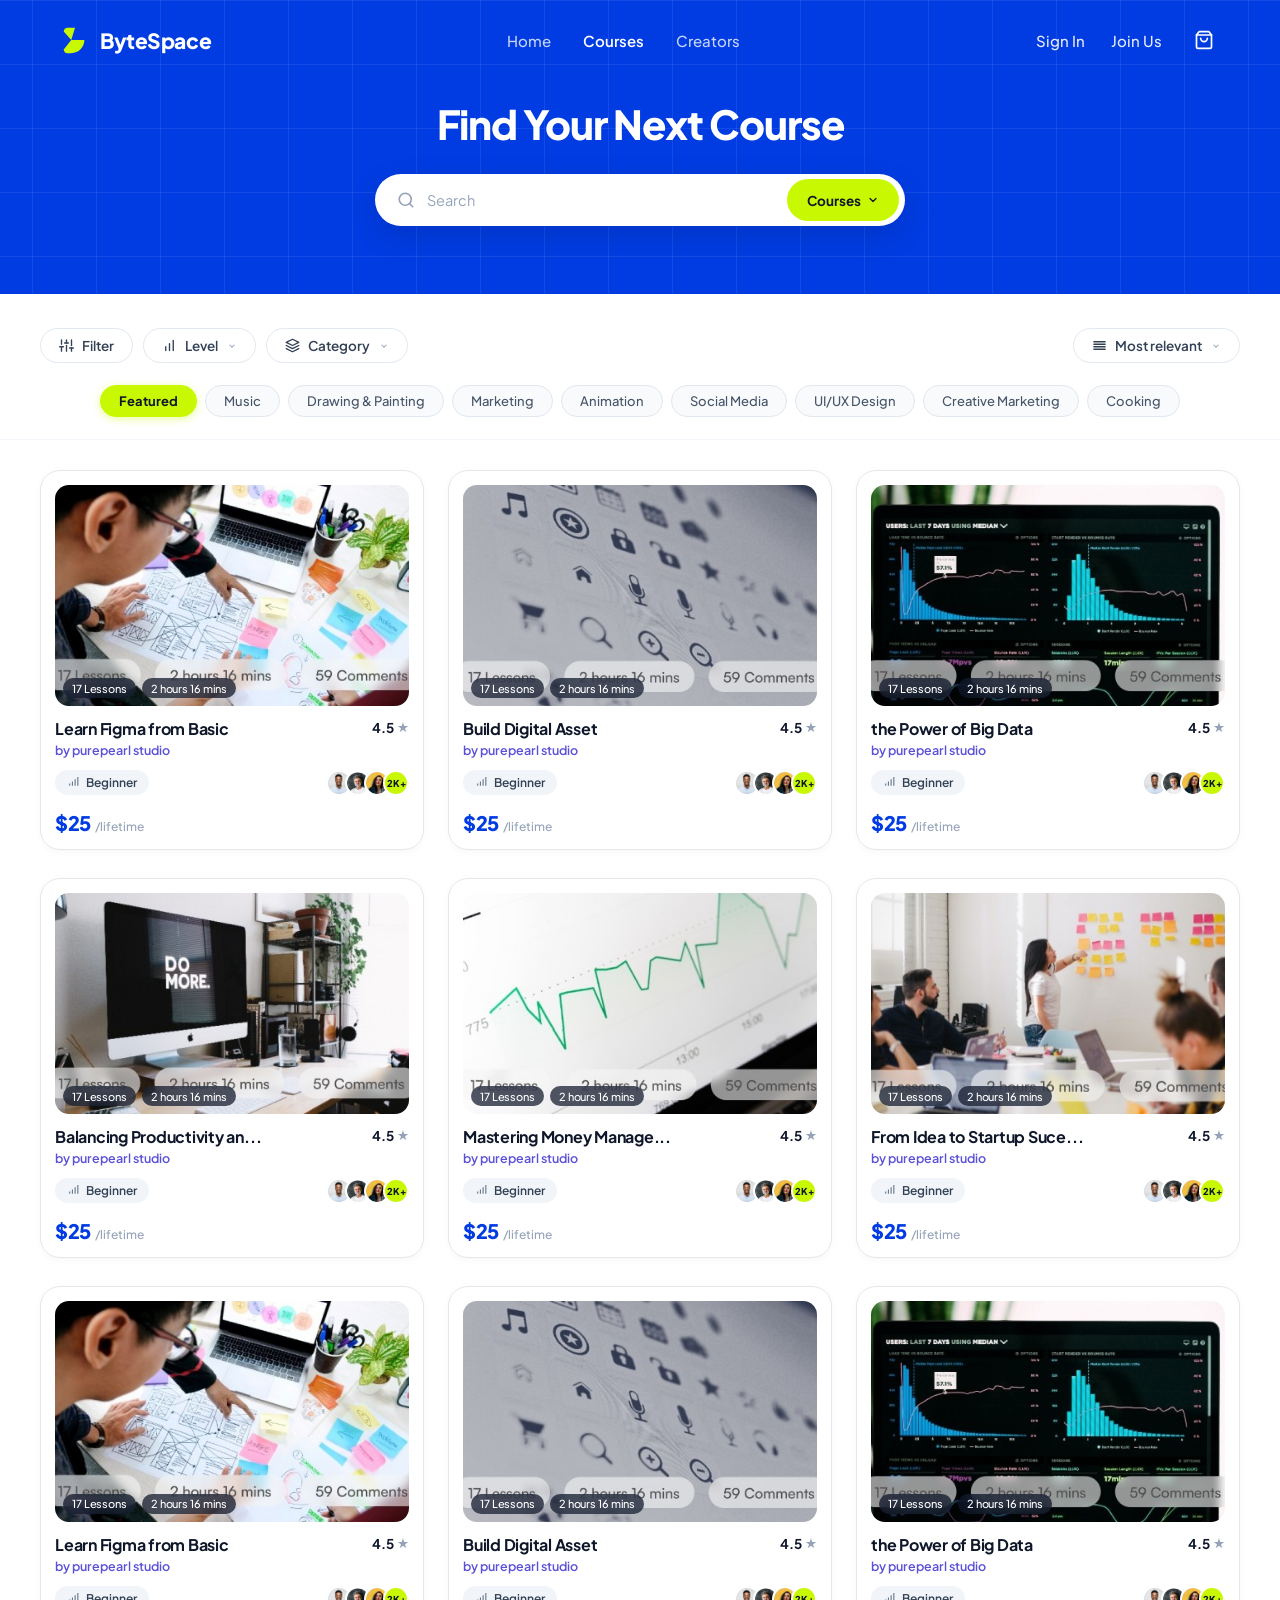
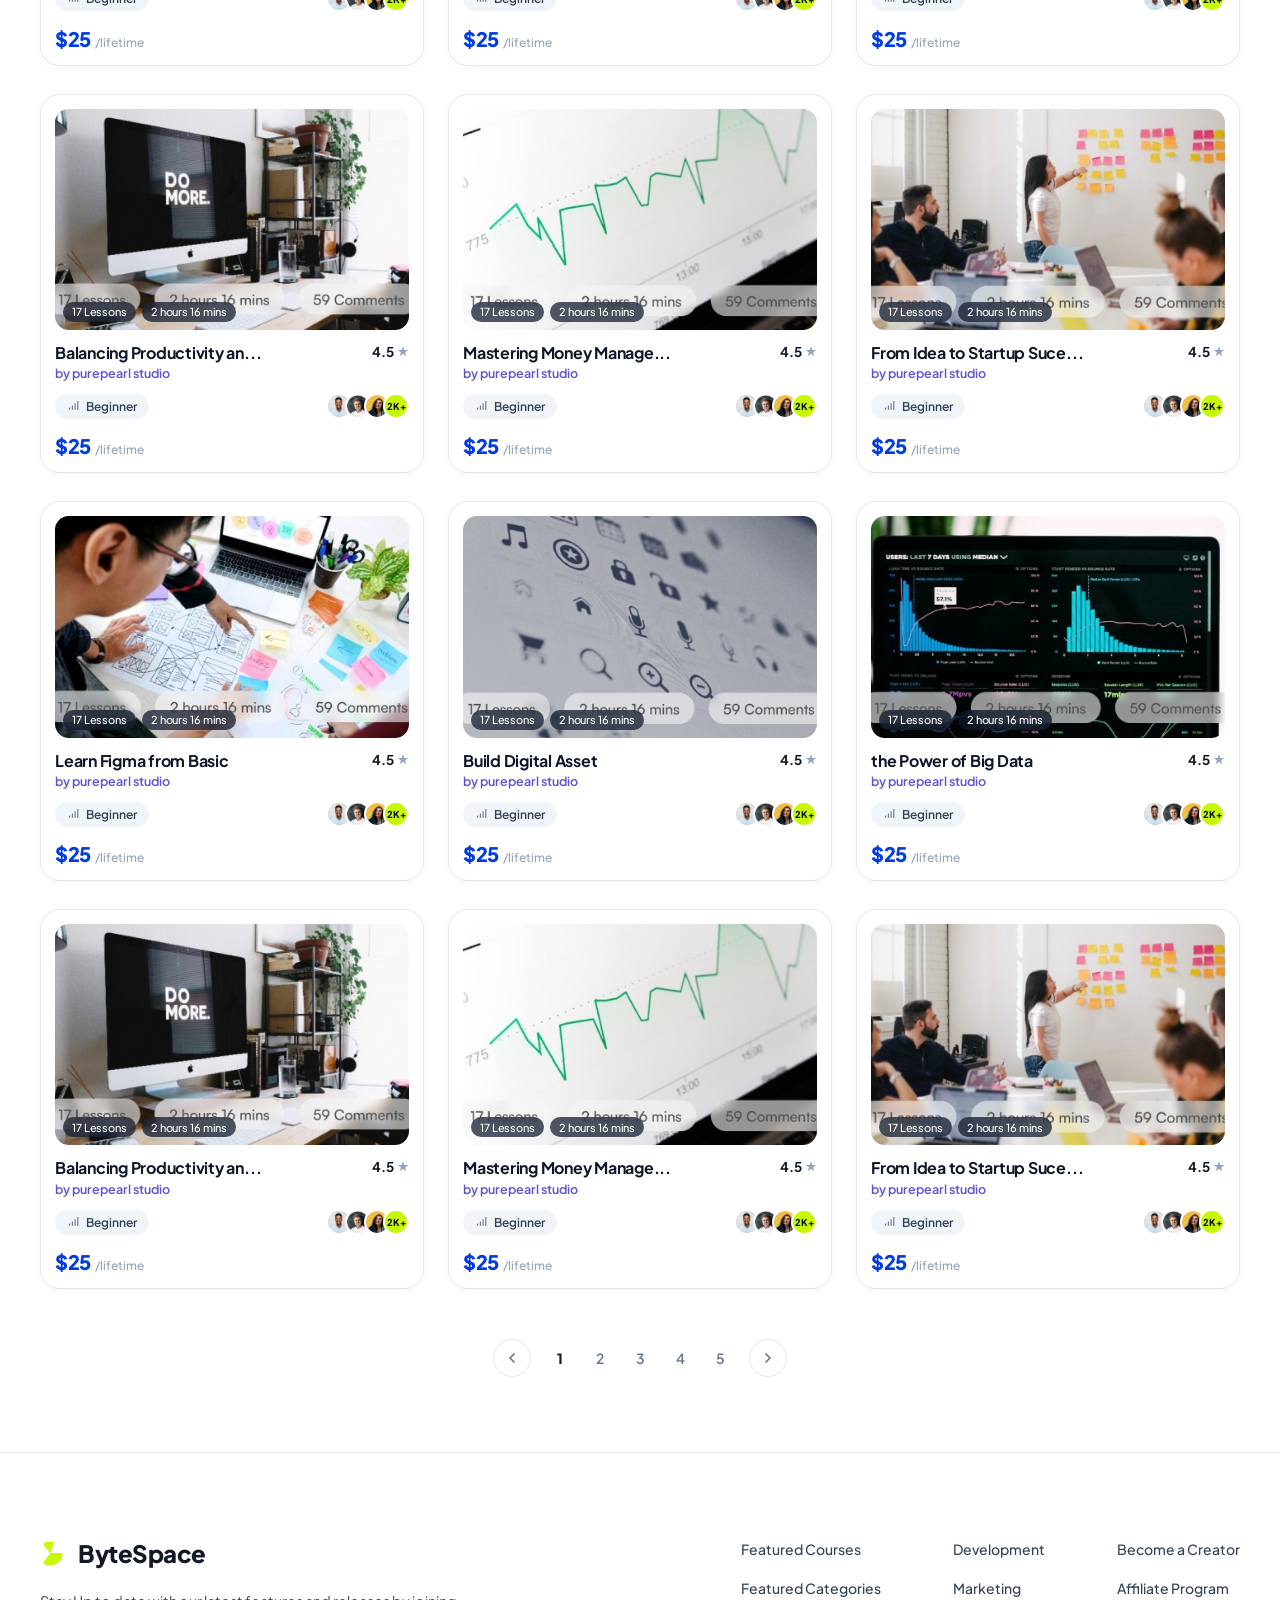
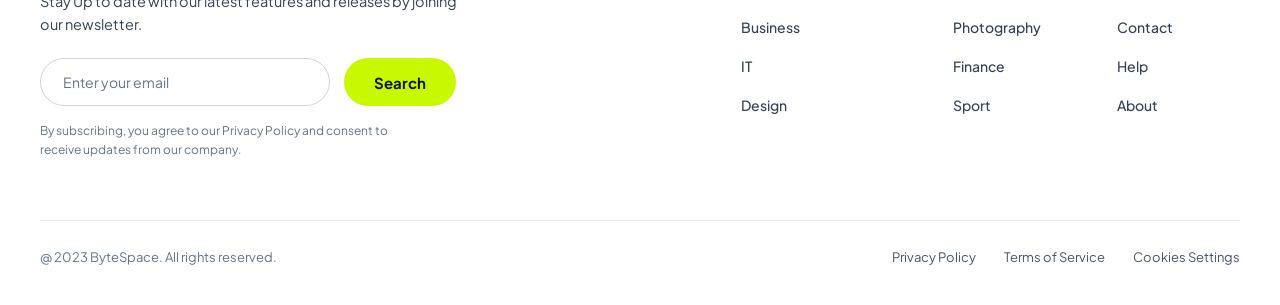
<file: search.html>
<!DOCTYPE html>
<html lang="en">
<head>
  <meta charset="UTF-8" />
  <meta name="viewport" content="width=device-width, initial-scale=1.0" />
  <title>Courses - ByteSpace | Find Your Next Course</title>
  <meta name="description" content="Explore hundreds of courses in Design, Development, Business, Marketing, and more on ByteSpace." />
  
  <!-- Google Fonts: Plus Jakarta Sans -->
  <link rel="preconnect" href="https://fonts.googleapis.com" />
  <link rel="preconnect" href="https://fonts.gstatic.com" crossorigin />
  <link href="https://fonts.googleapis.com/css2?family=Plus+Jakarta+Sans:wght@400;500;600;700;800&display=swap" rel="stylesheet" />
  
  <link rel="stylesheet" href="style.css" />
</head>
<body class="search-page-body">
  <!-- Search Top Blue Area (Navbar + Hero) -->
  <div class="search-header-hero-wrapper">
    <!-- Header / Navigation -->
    <header class="navbar" id="main-navbar">
      <div class="nav-container">
        <!-- Brand Logo -->
        <a href="index.html" class="brand-logo" id="brand-logo">
          <svg class="logo-icon" width="28" height="28" viewBox="0 0 32 32" fill="none" xmlns="http://www.w3.org/2000/svg">
            <path d="M4 7C4 4.79086 5.79086 3 8 3H16L12 16L4 7Z" fill="#C8F902" />
            <path d="M12 16L26 16C26 23.732 19.732 30 12 30H8C5.79086 30 4 28.2091 4 26L12 16Z" fill="#C8F902" />
          </svg>
          <span class="logo-text">ByteSpace</span>
        </a>

        <!-- Center Links -->
        <nav class="nav-links" id="nav-links">
          <a href="index.html" class="nav-link" id="nav-home">Home</a>
          <a href="search.html" class="nav-link active" id="nav-courses">Courses</a>
          <a href="index.html#creator-cta-section" class="nav-link" id="nav-creators">Creators</a>
        </nav>

        <!-- Right Action Items -->
        <div class="nav-actions" id="nav-actions">
          <a href="login.html" class="action-link" id="nav-signin">Sign In</a>
          <a href="register.html" class="action-link" id="nav-join">Join Us</a>
          <button class="cart-btn" id="nav-cart" aria-label="Shopping Cart">
            <svg width="20" height="20" viewBox="0 0 24 24" fill="none" stroke="currentColor" stroke-width="2" stroke-linecap="round" stroke-linejoin="round">
              <path d="M6 2L3 6v14a2 2 0 0 0 2 2h14a2 2 0 0 0 2-2V6l-3-4z"></path>
              <line x1="3" y1="6" x2="21" y2="6"></line>
              <path d="M16 10a4 4 0 0 1-8 0"></path>
            </svg>
          </button>
        </div>

        <!-- Mobile Hamburger Button -->
        <button class="mobile-toggle" id="mobile-toggle" aria-label="Toggle navigation">
          <span></span>
          <span></span>
          <span></span>
        </button>
      </div>
    </header>

    <!-- Search Hero Section -->
    <section class="search-hero-section" id="search-hero-section">
      <div class="search-hero-container">
        <h1 class="search-hero-title" id="search-hero-title">Find Your Next Course</h1>

        <!-- Search Input Box & Dropdown Button -->
        <form class="search-bar-wrap" id="search-bar-form" action="search.html" method="GET" onsubmit="event.preventDefault();">
          <div class="search-input-box">
            <svg class="search-bar-icon" width="18" height="18" viewBox="0 0 24 24" fill="none" stroke="currentColor" stroke-width="2.2" stroke-linecap="round" stroke-linejoin="round">
              <circle cx="11" cy="11" r="8"></circle>
              <line x1="21" y1="21" x2="16.65" y2="16.65"></line>
            </svg>
            <input type="text" id="course-search-input" placeholder="Search" autocomplete="off" />
          </div>

          <div class="dropdown-container">
            <button class="search-category-dropdown-btn" id="search-category-dropdown-btn" type="button" aria-expanded="false">
              <span id="selected-category-text">Courses</span>
              <svg width="12" height="12" viewBox="0 0 24 24" fill="none" stroke="currentColor" stroke-width="2.5" stroke-linecap="round" stroke-linejoin="round">
                <polyline points="6 9 12 15 18 9"></polyline>
              </svg>
            </button>
            <div class="custom-dropdown-menu" id="courses-dropdown-menu">
              <button type="button" class="dropdown-item active" data-category="all">All Courses</button>
              <button type="button" class="dropdown-item" data-category="uiux">UI/UX Design</button>
              <button type="button" class="dropdown-item" data-category="marketing">Marketing</button>
              <button type="button" class="dropdown-item" data-category="bigdata">Big Data</button>
              <button type="button" class="dropdown-item" data-category="productivity">Productivity</button>
              <button type="button" class="dropdown-item" data-category="finance">Finance</button>
            </div>
          </div>
        </form>
      </div>
    </section>
  </div>

  <!-- Filters & Sorting Section -->
  <section class="search-filters-section" id="search-filters-section">
    <div class="search-filters-container">
      <!-- Filter Controls Row -->
      <div class="filters-action-row">
        <div class="filters-left-group">
          <!-- Filter Button -->
          <button class="filter-pill-btn" id="filter-btn" type="button">
            <svg width="15" height="15" viewBox="0 0 24 24" fill="none" stroke="currentColor" stroke-width="2.2" stroke-linecap="round" stroke-linejoin="round">
              <line x1="4" y1="21" x2="4" y2="14"></line>
              <line x1="4" y1="10" x2="4" y2="3"></line>
              <line x1="12" y1="21" x2="12" y2="12"></line>
              <line x1="12" y1="8" x2="12" y2="3"></line>
              <line x1="20" y1="21" x2="20" y2="16"></line>
              <line x1="20" y1="12" x2="20" y2="3"></line>
              <line x1="1" y1="14" x2="7" y2="14"></line>
              <line x1="9" y1="8" x2="15" y2="8"></line>
              <line x1="17" y1="16" x2="23" y2="16"></line>
            </svg>
            <span>Filter</span>
          </button>

          <!-- Level Dropdown Button -->
          <div class="dropdown-container">
            <button class="filter-pill-btn" id="level-btn" type="button" aria-expanded="false">
              <svg width="15" height="15" viewBox="0 0 24 24" fill="none" stroke="currentColor" stroke-width="2.2" stroke-linecap="round" stroke-linejoin="round">
                <line x1="18" y1="20" x2="18" y2="4"></line>
                <line x1="6" y1="20" x2="6" y2="14"></line>
                <line x1="12" y1="20" x2="12" y2="9"></line>
              </svg>
              <span id="level-btn-text">Level</span>
              <svg class="chevron-mini" width="10" height="10" viewBox="0 0 24 24" fill="none" stroke="currentColor" stroke-width="2.5">
                <polyline points="6 9 12 15 18 9"></polyline>
              </svg>
            </button>
            <div class="custom-dropdown-menu" id="level-dropdown-menu">
              <button type="button" class="dropdown-item active" data-level="all">All Levels</button>
              <button type="button" class="dropdown-item" data-level="beginner">Beginner</button>
              <button type="button" class="dropdown-item" data-level="intermediate">Intermediate</button>
              <button type="button" class="dropdown-item" data-level="advanced">Advanced</button>
            </div>
          </div>

          <!-- Category Dropdown Button -->
          <div class="dropdown-container">
            <button class="filter-pill-btn" id="category-btn" type="button" aria-expanded="false">
              <svg width="15" height="15" viewBox="0 0 24 24" fill="none" stroke="currentColor" stroke-width="2.2" stroke-linecap="round" stroke-linejoin="round">
                <polygon points="12 2 2 7 12 12 22 7 12 2"></polygon>
                <polyline points="2 17 12 22 22 17"></polyline>
                <polyline points="2 12 12 17 22 12"></polyline>
              </svg>
              <span id="category-btn-text">Category</span>
              <svg class="chevron-mini" width="10" height="10" viewBox="0 0 24 24" fill="none" stroke="currentColor" stroke-width="2.5">
                <polyline points="6 9 12 15 18 9"></polyline>
              </svg>
            </button>
            <div class="custom-dropdown-menu" id="category-dropdown-menu">
              <button type="button" class="dropdown-item active" data-cat="all">All Categories</button>
              <button type="button" class="dropdown-item" data-cat="uiux">UI/UX Design</button>
              <button type="button" class="dropdown-item" data-cat="marketing">Marketing</button>
              <button type="button" class="dropdown-item" data-cat="bigdata">Big Data</button>
              <button type="button" class="dropdown-item" data-cat="finance">Finance</button>
              <button type="button" class="dropdown-item" data-cat="productivity">Productivity</button>
            </div>
          </div>
        </div>

        <!-- Right: Sort Dropdown -->
        <div class="filters-right-group">
          <div class="dropdown-container">
            <button class="filter-pill-btn sort-btn" id="sort-btn" type="button" aria-expanded="false">
              <svg width="15" height="15" viewBox="0 0 24 24" fill="none" stroke="currentColor" stroke-width="2.2" stroke-linecap="round" stroke-linejoin="round">
                <line x1="21" y1="10" x2="3" y2="10"></line>
                <line x1="21" y1="6" x2="3" y2="6"></line>
                <line x1="21" y1="14" x2="3" y2="14"></line>
                <line x1="21" y1="18" x2="3" y2="18"></line>
              </svg>
              <span id="sort-btn-text">Most relevant</span>
              <svg class="chevron-mini" width="10" height="10" viewBox="0 0 24 24" fill="none" stroke="currentColor" stroke-width="2.5">
                <polyline points="6 9 12 15 18 9"></polyline>
              </svg>
            </button>
            <div class="custom-dropdown-menu" id="sort-dropdown-menu">
              <button type="button" class="dropdown-item active" data-sort="relevant">Most relevant</button>
              <button type="button" class="dropdown-item" data-sort="rating">Highest rated</button>
              <button type="button" class="dropdown-item" data-sort="price-low">Price: Low to High</button>
              <button type="button" class="dropdown-item" data-sort="price-high">Price: High to Low</button>
            </div>
          </div>
        </div>
      </div>

      <!-- Category Filter Tags Row -->
      <div class="search-category-tags-row" id="search-category-tags-row">
        <button class="search-tag-pill active" data-tag="all">Featured</button>
        <button class="search-tag-pill" data-tag="music">Music</button>
        <button class="search-tag-pill" data-tag="drawing">Drawing &amp; Painting</button>
        <button class="search-tag-pill" data-tag="marketing">Marketing</button>
        <button class="search-tag-pill" data-tag="animation">Animation</button>
        <button class="search-tag-pill" data-tag="social-media">Social Media</button>
        <button class="search-tag-pill" data-tag="uiux">UI/UX Design</button>
        <button class="search-tag-pill" data-tag="creative-marketing">Creative Marketing</button>
        <button class="search-tag-pill" data-tag="cooking">Cooking</button>
      </div>
    </div>
  </section>

  <!-- Courses Grid Results (18 Cards) -->
  <section class="search-results-section" id="search-results-section">
    <div class="search-results-container">
      <div class="search-courses-grid" id="search-courses-grid">
        
        <!-- ROW 1 -->
        <!-- Card 1: Figma -->
        <div class="course-card">
          <div class="course-thumb-box">
            <img src="images/course-wireframe-brainstorming-full.jpg" alt="Learn Figma from Basic" class="course-thumb-img" />
            <div class="thumb-badge-row">
              <span class="course-badge-pill">17 Lessons</span>
              <span class="course-badge-pill">2 hours 16 mins</span>
            </div>
          </div>
          <div class="course-info-box">
            <div class="course-title-rating-row">
              <h3 class="course-title">Learn Figma from Basic</h3>
              <div class="course-rating">
                <span class="rating-val">4.5</span>
                <span class="rating-star">★</span>
              </div>
            </div>
            <p class="course-instructor">by purepearl studio</p>
            <div class="course-meta-row">
              <span class="level-badge">
                <svg width="13" height="13" viewBox="0 0 24 24" fill="currentColor">
                  <path d="M4 18h2v-4H4v4zm5 0h2v-8H9v8zm5 0h2V6h-2v12zm5 0h2V2h-2v16z"/>
                </svg>
                Beginner
              </span>
              <div class="instructor-avatar-stack">
                <img src="images/avatar-1-man-glasses.png" alt="Avatar" class="avatar-sm" />
                <img src="images/avatar-2-bearded-man.png" alt="Avatar" class="avatar-sm" />
                <img src="images/avatar-3-smiling-woman.png" alt="Avatar" class="avatar-sm" />
                <div class="avatar-sm-badge">2K+</div>
              </div>
            </div>
            <div class="course-price-row">
              <span class="price-val">$25</span><span class="price-type">/lifetime</span>
            </div>
          </div>
        </div>

        <!-- Card 2: Digital Asset -->
        <div class="course-card">
          <div class="course-thumb-box">
            <img src="images/course-ui-icons-full.jpg" alt="Build Digital Asset" class="course-thumb-img" />
            <div class="thumb-badge-row">
              <span class="course-badge-pill">17 Lessons</span>
              <span class="course-badge-pill">2 hours 16 mins</span>
            </div>
          </div>
          <div class="course-info-box">
            <div class="course-title-rating-row">
              <h3 class="course-title">Build Digital Asset</h3>
              <div class="course-rating">
                <span class="rating-val">4.5</span>
                <span class="rating-star">★</span>
              </div>
            </div>
            <p class="course-instructor">by purepearl studio</p>
            <div class="course-meta-row">
              <span class="level-badge">
                <svg width="13" height="13" viewBox="0 0 24 24" fill="currentColor">
                  <path d="M4 18h2v-4H4v4zm5 0h2v-8H9v8zm5 0h2V6h-2v12zm5 0h2V2h-2v16z"/>
                </svg>
                Beginner
              </span>
              <div class="instructor-avatar-stack">
                <img src="images/avatar-1-man-glasses.png" alt="Avatar" class="avatar-sm" />
                <img src="images/avatar-2-bearded-man.png" alt="Avatar" class="avatar-sm" />
                <img src="images/avatar-3-smiling-woman.png" alt="Avatar" class="avatar-sm" />
                <div class="avatar-sm-badge">2K+</div>
              </div>
            </div>
            <div class="course-price-row">
              <span class="price-val">$25</span><span class="price-type">/lifetime</span>
            </div>
          </div>
        </div>

        <!-- Card 3: Big Data -->
        <div class="course-card">
          <div class="course-thumb-box">
            <img src="images/course-analytics-dashboard-full.jpg" alt="the Power of Big Data" class="course-thumb-img" />
            <div class="thumb-badge-row">
              <span class="course-badge-pill">17 Lessons</span>
              <span class="course-badge-pill">2 hours 16 mins</span>
            </div>
          </div>
          <div class="course-info-box">
            <div class="course-title-rating-row">
              <h3 class="course-title">the Power of Big Data</h3>
              <div class="course-rating">
                <span class="rating-val">4.5</span>
                <span class="rating-star">★</span>
              </div>
            </div>
            <p class="course-instructor">by purepearl studio</p>
            <div class="course-meta-row">
              <span class="level-badge">
                <svg width="13" height="13" viewBox="0 0 24 24" fill="currentColor">
                  <path d="M4 18h2v-4H4v4zm5 0h2v-8H9v8zm5 0h2V6h-2v12zm5 0h2V2h-2v16z"/>
                </svg>
                Beginner
              </span>
              <div class="instructor-avatar-stack">
                <img src="images/avatar-1-man-glasses.png" alt="Avatar" class="avatar-sm" />
                <img src="images/avatar-2-bearded-man.png" alt="Avatar" class="avatar-sm" />
                <img src="images/avatar-3-smiling-woman.png" alt="Avatar" class="avatar-sm" />
                <div class="avatar-sm-badge">2K+</div>
              </div>
            </div>
            <div class="course-price-row">
              <span class="price-val">$25</span><span class="price-type">/lifetime</span>
            </div>
          </div>
        </div>

        <!-- ROW 2 -->
        <!-- Card 4: Balancing Productivity -->
        <div class="course-card">
          <div class="course-thumb-box">
            <img src="images/course-imac-domore-full.jpg" alt="Balancing Productivity and Creativity" class="course-thumb-img" />
            <div class="thumb-badge-row">
              <span class="course-badge-pill">17 Lessons</span>
              <span class="course-badge-pill">2 hours 16 mins</span>
            </div>
          </div>
          <div class="course-info-box">
            <div class="course-title-rating-row">
              <h3 class="course-title">Balancing Productivity an...</h3>
              <div class="course-rating">
                <span class="rating-val">4.5</span>
                <span class="rating-star">★</span>
              </div>
            </div>
            <p class="course-instructor">by purepearl studio</p>
            <div class="course-meta-row">
              <span class="level-badge">
                <svg width="13" height="13" viewBox="0 0 24 24" fill="currentColor">
                  <path d="M4 18h2v-4H4v4zm5 0h2v-8H9v8zm5 0h2V6h-2v12zm5 0h2V2h-2v16z"/>
                </svg>
                Beginner
              </span>
              <div class="instructor-avatar-stack">
                <img src="images/avatar-1-man-glasses.png" alt="Avatar" class="avatar-sm" />
                <img src="images/avatar-2-bearded-man.png" alt="Avatar" class="avatar-sm" />
                <img src="images/avatar-3-smiling-woman.png" alt="Avatar" class="avatar-sm" />
                <div class="avatar-sm-badge">2K+</div>
              </div>
            </div>
            <div class="course-price-row">
              <span class="price-val">$25</span><span class="price-type">/lifetime</span>
            </div>
          </div>
        </div>

        <!-- Card 5: Money Management -->
        <div class="course-card">
          <div class="course-thumb-box">
            <img src="images/course-stock-chart-full.jpg" alt="Mastering Money Management" class="course-thumb-img" />
            <div class="thumb-badge-row">
              <span class="course-badge-pill">17 Lessons</span>
              <span class="course-badge-pill">2 hours 16 mins</span>
            </div>
          </div>
          <div class="course-info-box">
            <div class="course-title-rating-row">
              <h3 class="course-title">Mastering Money Manage...</h3>
              <div class="course-rating">
                <span class="rating-val">4.5</span>
                <span class="rating-star">★</span>
              </div>
            </div>
            <p class="course-instructor">by purepearl studio</p>
            <div class="course-meta-row">
              <span class="level-badge">
                <svg width="13" height="13" viewBox="0 0 24 24" fill="currentColor">
                  <path d="M4 18h2v-4H4v4zm5 0h2v-8H9v8zm5 0h2V6h-2v12zm5 0h2V2h-2v16z"/>
                </svg>
                Beginner
              </span>
              <div class="instructor-avatar-stack">
                <img src="images/avatar-1-man-glasses.png" alt="Avatar" class="avatar-sm" />
                <img src="images/avatar-2-bearded-man.png" alt="Avatar" class="avatar-sm" />
                <img src="images/avatar-3-smiling-woman.png" alt="Avatar" class="avatar-sm" />
                <div class="avatar-sm-badge">2K+</div>
              </div>
            </div>
            <div class="course-price-row">
              <span class="price-val">$25</span><span class="price-type">/lifetime</span>
            </div>
          </div>
        </div>

        <!-- Card 6: Startup Success -->
        <div class="course-card">
          <div class="course-thumb-box">
            <img src="images/workshop-meeting-full.jpg" alt="From Idea to Startup Success" class="course-thumb-img" />
            <div class="thumb-badge-row">
              <span class="course-badge-pill">17 Lessons</span>
              <span class="course-badge-pill">2 hours 16 mins</span>
            </div>
          </div>
          <div class="course-info-box">
            <div class="course-title-rating-row">
              <h3 class="course-title">From Idea to Startup Suce...</h3>
              <div class="course-rating">
                <span class="rating-val">4.5</span>
                <span class="rating-star">★</span>
              </div>
            </div>
            <p class="course-instructor">by purepearl studio</p>
            <div class="course-meta-row">
              <span class="level-badge">
                <svg width="13" height="13" viewBox="0 0 24 24" fill="currentColor">
                  <path d="M4 18h2v-4H4v4zm5 0h2v-8H9v8zm5 0h2V6h-2v12zm5 0h2V2h-2v16z"/>
                </svg>
                Beginner
              </span>
              <div class="instructor-avatar-stack">
                <img src="images/avatar-1-man-glasses.png" alt="Avatar" class="avatar-sm" />
                <img src="images/avatar-2-bearded-man.png" alt="Avatar" class="avatar-sm" />
                <img src="images/avatar-3-smiling-woman.png" alt="Avatar" class="avatar-sm" />
                <div class="avatar-sm-badge">2K+</div>
              </div>
            </div>
            <div class="course-price-row">
              <span class="price-val">$25</span><span class="price-type">/lifetime</span>
            </div>
          </div>
        </div>

        <!-- ROW 3 (Repeating Set 2) -->
        <div class="course-card">
          <div class="course-thumb-box">
            <img src="images/course-wireframe-brainstorming-full.jpg" alt="Learn Figma from Basic" class="course-thumb-img" />
            <div class="thumb-badge-row">
              <span class="course-badge-pill">17 Lessons</span>
              <span class="course-badge-pill">2 hours 16 mins</span>
            </div>
          </div>
          <div class="course-info-box">
            <div class="course-title-rating-row">
              <h3 class="course-title">Learn Figma from Basic</h3>
              <div class="course-rating">
                <span class="rating-val">4.5</span>
                <span class="rating-star">★</span>
              </div>
            </div>
            <p class="course-instructor">by purepearl studio</p>
            <div class="course-meta-row">
              <span class="level-badge">
                <svg width="13" height="13" viewBox="0 0 24 24" fill="currentColor">
                  <path d="M4 18h2v-4H4v4zm5 0h2v-8H9v8zm5 0h2V6h-2v12zm5 0h2V2h-2v16z"/>
                </svg>
                Beginner
              </span>
              <div class="instructor-avatar-stack">
                <img src="images/avatar-1-man-glasses.png" alt="Avatar" class="avatar-sm" />
                <img src="images/avatar-2-bearded-man.png" alt="Avatar" class="avatar-sm" />
                <img src="images/avatar-3-smiling-woman.png" alt="Avatar" class="avatar-sm" />
                <div class="avatar-sm-badge">2K+</div>
              </div>
            </div>
            <div class="course-price-row">
              <span class="price-val">$25</span><span class="price-type">/lifetime</span>
            </div>
          </div>
        </div>

        <div class="course-card">
          <div class="course-thumb-box">
            <img src="images/course-ui-icons-full.jpg" alt="Build Digital Asset" class="course-thumb-img" />
            <div class="thumb-badge-row">
              <span class="course-badge-pill">17 Lessons</span>
              <span class="course-badge-pill">2 hours 16 mins</span>
            </div>
          </div>
          <div class="course-info-box">
            <div class="course-title-rating-row">
              <h3 class="course-title">Build Digital Asset</h3>
              <div class="course-rating">
                <span class="rating-val">4.5</span>
                <span class="rating-star">★</span>
              </div>
            </div>
            <p class="course-instructor">by purepearl studio</p>
            <div class="course-meta-row">
              <span class="level-badge">
                <svg width="13" height="13" viewBox="0 0 24 24" fill="currentColor">
                  <path d="M4 18h2v-4H4v4zm5 0h2v-8H9v8zm5 0h2V6h-2v12zm5 0h2V2h-2v16z"/>
                </svg>
                Beginner
              </span>
              <div class="instructor-avatar-stack">
                <img src="images/avatar-1-man-glasses.png" alt="Avatar" class="avatar-sm" />
                <img src="images/avatar-2-bearded-man.png" alt="Avatar" class="avatar-sm" />
                <img src="images/avatar-3-smiling-woman.png" alt="Avatar" class="avatar-sm" />
                <div class="avatar-sm-badge">2K+</div>
              </div>
            </div>
            <div class="course-price-row">
              <span class="price-val">$25</span><span class="price-type">/lifetime</span>
            </div>
          </div>
        </div>

        <div class="course-card">
          <div class="course-thumb-box">
            <img src="images/course-analytics-dashboard-full.jpg" alt="the Power of Big Data" class="course-thumb-img" />
            <div class="thumb-badge-row">
              <span class="course-badge-pill">17 Lessons</span>
              <span class="course-badge-pill">2 hours 16 mins</span>
            </div>
          </div>
          <div class="course-info-box">
            <div class="course-title-rating-row">
              <h3 class="course-title">the Power of Big Data</h3>
              <div class="course-rating">
                <span class="rating-val">4.5</span>
                <span class="rating-star">★</span>
              </div>
            </div>
            <p class="course-instructor">by purepearl studio</p>
            <div class="course-meta-row">
              <span class="level-badge">
                <svg width="13" height="13" viewBox="0 0 24 24" fill="currentColor">
                  <path d="M4 18h2v-4H4v4zm5 0h2v-8H9v8zm5 0h2V6h-2v12zm5 0h2V2h-2v16z"/>
                </svg>
                Beginner
              </span>
              <div class="instructor-avatar-stack">
                <img src="images/avatar-1-man-glasses.png" alt="Avatar" class="avatar-sm" />
                <img src="images/avatar-2-bearded-man.png" alt="Avatar" class="avatar-sm" />
                <img src="images/avatar-3-smiling-woman.png" alt="Avatar" class="avatar-sm" />
                <div class="avatar-sm-badge">2K+</div>
              </div>
            </div>
            <div class="course-price-row">
              <span class="price-val">$25</span><span class="price-type">/lifetime</span>
            </div>
          </div>
        </div>

        <!-- ROW 4 -->
        <div class="course-card">
          <div class="course-thumb-box">
            <img src="images/course-imac-domore-full.jpg" alt="Balancing Productivity and Creativity" class="course-thumb-img" />
            <div class="thumb-badge-row">
              <span class="course-badge-pill">17 Lessons</span>
              <span class="course-badge-pill">2 hours 16 mins</span>
            </div>
          </div>
          <div class="course-info-box">
            <div class="course-title-rating-row">
              <h3 class="course-title">Balancing Productivity an...</h3>
              <div class="course-rating">
                <span class="rating-val">4.5</span>
                <span class="rating-star">★</span>
              </div>
            </div>
            <p class="course-instructor">by purepearl studio</p>
            <div class="course-meta-row">
              <span class="level-badge">
                <svg width="13" height="13" viewBox="0 0 24 24" fill="currentColor">
                  <path d="M4 18h2v-4H4v4zm5 0h2v-8H9v8zm5 0h2V6h-2v12zm5 0h2V2h-2v16z"/>
                </svg>
                Beginner
              </span>
              <div class="instructor-avatar-stack">
                <img src="images/avatar-1-man-glasses.png" alt="Avatar" class="avatar-sm" />
                <img src="images/avatar-2-bearded-man.png" alt="Avatar" class="avatar-sm" />
                <img src="images/avatar-3-smiling-woman.png" alt="Avatar" class="avatar-sm" />
                <div class="avatar-sm-badge">2K+</div>
              </div>
            </div>
            <div class="course-price-row">
              <span class="price-val">$25</span><span class="price-type">/lifetime</span>
            </div>
          </div>
        </div>

        <div class="course-card">
          <div class="course-thumb-box">
            <img src="images/course-stock-chart-full.jpg" alt="Mastering Money Management" class="course-thumb-img" />
            <div class="thumb-badge-row">
              <span class="course-badge-pill">17 Lessons</span>
              <span class="course-badge-pill">2 hours 16 mins</span>
            </div>
          </div>
          <div class="course-info-box">
            <div class="course-title-rating-row">
              <h3 class="course-title">Mastering Money Manage...</h3>
              <div class="course-rating">
                <span class="rating-val">4.5</span>
                <span class="rating-star">★</span>
              </div>
            </div>
            <p class="course-instructor">by purepearl studio</p>
            <div class="course-meta-row">
              <span class="level-badge">
                <svg width="13" height="13" viewBox="0 0 24 24" fill="currentColor">
                  <path d="M4 18h2v-4H4v4zm5 0h2v-8H9v8zm5 0h2V6h-2v12zm5 0h2V2h-2v16z"/>
                </svg>
                Beginner
              </span>
              <div class="instructor-avatar-stack">
                <img src="images/avatar-1-man-glasses.png" alt="Avatar" class="avatar-sm" />
                <img src="images/avatar-2-bearded-man.png" alt="Avatar" class="avatar-sm" />
                <img src="images/avatar-3-smiling-woman.png" alt="Avatar" class="avatar-sm" />
                <div class="avatar-sm-badge">2K+</div>
              </div>
            </div>
            <div class="course-price-row">
              <span class="price-val">$25</span><span class="price-type">/lifetime</span>
            </div>
          </div>
        </div>

        <div class="course-card">
          <div class="course-thumb-box">
            <img src="images/workshop-meeting-full.jpg" alt="From Idea to Startup Success" class="course-thumb-img" />
            <div class="thumb-badge-row">
              <span class="course-badge-pill">17 Lessons</span>
              <span class="course-badge-pill">2 hours 16 mins</span>
            </div>
          </div>
          <div class="course-info-box">
            <div class="course-title-rating-row">
              <h3 class="course-title">From Idea to Startup Suce...</h3>
              <div class="course-rating">
                <span class="rating-val">4.5</span>
                <span class="rating-star">★</span>
              </div>
            </div>
            <p class="course-instructor">by purepearl studio</p>
            <div class="course-meta-row">
              <span class="level-badge">
                <svg width="13" height="13" viewBox="0 0 24 24" fill="currentColor">
                  <path d="M4 18h2v-4H4v4zm5 0h2v-8H9v8zm5 0h2V6h-2v12zm5 0h2V2h-2v16z"/>
                </svg>
                Beginner
              </span>
              <div class="instructor-avatar-stack">
                <img src="images/avatar-1-man-glasses.png" alt="Avatar" class="avatar-sm" />
                <img src="images/avatar-2-bearded-man.png" alt="Avatar" class="avatar-sm" />
                <img src="images/avatar-3-smiling-woman.png" alt="Avatar" class="avatar-sm" />
                <div class="avatar-sm-badge">2K+</div>
              </div>
            </div>
            <div class="course-price-row">
              <span class="price-val">$25</span><span class="price-type">/lifetime</span>
            </div>
          </div>
        </div>

        <!-- ROW 5 (Repeating Set 3) -->
        <div class="course-card">
          <div class="course-thumb-box">
            <img src="images/course-wireframe-brainstorming-full.jpg" alt="Learn Figma from Basic" class="course-thumb-img" />
            <div class="thumb-badge-row">
              <span class="course-badge-pill">17 Lessons</span>
              <span class="course-badge-pill">2 hours 16 mins</span>
            </div>
          </div>
          <div class="course-info-box">
            <div class="course-title-rating-row">
              <h3 class="course-title">Learn Figma from Basic</h3>
              <div class="course-rating">
                <span class="rating-val">4.5</span>
                <span class="rating-star">★</span>
              </div>
            </div>
            <p class="course-instructor">by purepearl studio</p>
            <div class="course-meta-row">
              <span class="level-badge">
                <svg width="13" height="13" viewBox="0 0 24 24" fill="currentColor">
                  <path d="M4 18h2v-4H4v4zm5 0h2v-8H9v8zm5 0h2V6h-2v12zm5 0h2V2h-2v16z"/>
                </svg>
                Beginner
              </span>
              <div class="instructor-avatar-stack">
                <img src="images/avatar-1-man-glasses.png" alt="Avatar" class="avatar-sm" />
                <img src="images/avatar-2-bearded-man.png" alt="Avatar" class="avatar-sm" />
                <img src="images/avatar-3-smiling-woman.png" alt="Avatar" class="avatar-sm" />
                <div class="avatar-sm-badge">2K+</div>
              </div>
            </div>
            <div class="course-price-row">
              <span class="price-val">$25</span><span class="price-type">/lifetime</span>
            </div>
          </div>
        </div>

        <div class="course-card">
          <div class="course-thumb-box">
            <img src="images/course-ui-icons-full.jpg" alt="Build Digital Asset" class="course-thumb-img" />
            <div class="thumb-badge-row">
              <span class="course-badge-pill">17 Lessons</span>
              <span class="course-badge-pill">2 hours 16 mins</span>
            </div>
          </div>
          <div class="course-info-box">
            <div class="course-title-rating-row">
              <h3 class="course-title">Build Digital Asset</h3>
              <div class="course-rating">
                <span class="rating-val">4.5</span>
                <span class="rating-star">★</span>
              </div>
            </div>
            <p class="course-instructor">by purepearl studio</p>
            <div class="course-meta-row">
              <span class="level-badge">
                <svg width="13" height="13" viewBox="0 0 24 24" fill="currentColor">
                  <path d="M4 18h2v-4H4v4zm5 0h2v-8H9v8zm5 0h2V6h-2v12zm5 0h2V2h-2v16z"/>
                </svg>
                Beginner
              </span>
              <div class="instructor-avatar-stack">
                <img src="images/avatar-1-man-glasses.png" alt="Avatar" class="avatar-sm" />
                <img src="images/avatar-2-bearded-man.png" alt="Avatar" class="avatar-sm" />
                <img src="images/avatar-3-smiling-woman.png" alt="Avatar" class="avatar-sm" />
                <div class="avatar-sm-badge">2K+</div>
              </div>
            </div>
            <div class="course-price-row">
              <span class="price-val">$25</span><span class="price-type">/lifetime</span>
            </div>
          </div>
        </div>

        <div class="course-card">
          <div class="course-thumb-box">
            <img src="images/course-analytics-dashboard-full.jpg" alt="the Power of Big Data" class="course-thumb-img" />
            <div class="thumb-badge-row">
              <span class="course-badge-pill">17 Lessons</span>
              <span class="course-badge-pill">2 hours 16 mins</span>
            </div>
          </div>
          <div class="course-info-box">
            <div class="course-title-rating-row">
              <h3 class="course-title">the Power of Big Data</h3>
              <div class="course-rating">
                <span class="rating-val">4.5</span>
                <span class="rating-star">★</span>
              </div>
            </div>
            <p class="course-instructor">by purepearl studio</p>
            <div class="course-meta-row">
              <span class="level-badge">
                <svg width="13" height="13" viewBox="0 0 24 24" fill="currentColor">
                  <path d="M4 18h2v-4H4v4zm5 0h2v-8H9v8zm5 0h2V6h-2v12zm5 0h2V2h-2v16z"/>
                </svg>
                Beginner
              </span>
              <div class="instructor-avatar-stack">
                <img src="images/avatar-1-man-glasses.png" alt="Avatar" class="avatar-sm" />
                <img src="images/avatar-2-bearded-man.png" alt="Avatar" class="avatar-sm" />
                <img src="images/avatar-3-smiling-woman.png" alt="Avatar" class="avatar-sm" />
                <div class="avatar-sm-badge">2K+</div>
              </div>
            </div>
            <div class="course-price-row">
              <span class="price-val">$25</span><span class="price-type">/lifetime</span>
            </div>
          </div>
        </div>

        <!-- ROW 6 -->
        <div class="course-card">
          <div class="course-thumb-box">
            <img src="images/course-imac-domore-full.jpg" alt="Balancing Productivity and Creativity" class="course-thumb-img" />
            <div class="thumb-badge-row">
              <span class="course-badge-pill">17 Lessons</span>
              <span class="course-badge-pill">2 hours 16 mins</span>
            </div>
          </div>
          <div class="course-info-box">
            <div class="course-title-rating-row">
              <h3 class="course-title">Balancing Productivity an...</h3>
              <div class="course-rating">
                <span class="rating-val">4.5</span>
                <span class="rating-star">★</span>
              </div>
            </div>
            <p class="course-instructor">by purepearl studio</p>
            <div class="course-meta-row">
              <span class="level-badge">
                <svg width="13" height="13" viewBox="0 0 24 24" fill="currentColor">
                  <path d="M4 18h2v-4H4v4zm5 0h2v-8H9v8zm5 0h2V6h-2v12zm5 0h2V2h-2v16z"/>
                </svg>
                Beginner
              </span>
              <div class="instructor-avatar-stack">
                <img src="images/avatar-1-man-glasses.png" alt="Avatar" class="avatar-sm" />
                <img src="images/avatar-2-bearded-man.png" alt="Avatar" class="avatar-sm" />
                <img src="images/avatar-3-smiling-woman.png" alt="Avatar" class="avatar-sm" />
                <div class="avatar-sm-badge">2K+</div>
              </div>
            </div>
            <div class="course-price-row">
              <span class="price-val">$25</span><span class="price-type">/lifetime</span>
            </div>
          </div>
        </div>

        <div class="course-card">
          <div class="course-thumb-box">
            <img src="images/course-stock-chart-full.jpg" alt="Mastering Money Management" class="course-thumb-img" />
            <div class="thumb-badge-row">
              <span class="course-badge-pill">17 Lessons</span>
              <span class="course-badge-pill">2 hours 16 mins</span>
            </div>
          </div>
          <div class="course-info-box">
            <div class="course-title-rating-row">
              <h3 class="course-title">Mastering Money Manage...</h3>
              <div class="course-rating">
                <span class="rating-val">4.5</span>
                <span class="rating-star">★</span>
              </div>
            </div>
            <p class="course-instructor">by purepearl studio</p>
            <div class="course-meta-row">
              <span class="level-badge">
                <svg width="13" height="13" viewBox="0 0 24 24" fill="currentColor">
                  <path d="M4 18h2v-4H4v4zm5 0h2v-8H9v8zm5 0h2V6h-2v12zm5 0h2V2h-2v16z"/>
                </svg>
                Beginner
              </span>
              <div class="instructor-avatar-stack">
                <img src="images/avatar-1-man-glasses.png" alt="Avatar" class="avatar-sm" />
                <img src="images/avatar-2-bearded-man.png" alt="Avatar" class="avatar-sm" />
                <img src="images/avatar-3-smiling-woman.png" alt="Avatar" class="avatar-sm" />
                <div class="avatar-sm-badge">2K+</div>
              </div>
            </div>
            <div class="course-price-row">
              <span class="price-val">$25</span><span class="price-type">/lifetime</span>
            </div>
          </div>
        </div>

        <div class="course-card">
          <div class="course-thumb-box">
            <img src="images/workshop-meeting-full.jpg" alt="From Idea to Startup Success" class="course-thumb-img" />
            <div class="thumb-badge-row">
              <span class="course-badge-pill">17 Lessons</span>
              <span class="course-badge-pill">2 hours 16 mins</span>
            </div>
          </div>
          <div class="course-info-box">
            <div class="course-title-rating-row">
              <h3 class="course-title">From Idea to Startup Suce...</h3>
              <div class="course-rating">
                <span class="rating-val">4.5</span>
                <span class="rating-star">★</span>
              </div>
            </div>
            <p class="course-instructor">by purepearl studio</p>
            <div class="course-meta-row">
              <span class="level-badge">
                <svg width="13" height="13" viewBox="0 0 24 24" fill="currentColor">
                  <path d="M4 18h2v-4H4v4zm5 0h2v-8H9v8zm5 0h2V6h-2v12zm5 0h2V2h-2v16z"/>
                </svg>
                Beginner
              </span>
              <div class="instructor-avatar-stack">
                <img src="images/avatar-1-man-glasses.png" alt="Avatar" class="avatar-sm" />
                <img src="images/avatar-2-bearded-man.png" alt="Avatar" class="avatar-sm" />
                <img src="images/avatar-3-smiling-woman.png" alt="Avatar" class="avatar-sm" />
                <div class="avatar-sm-badge">2K+</div>
              </div>
            </div>
            <div class="course-price-row">
              <span class="price-val">$25</span><span class="price-type">/lifetime</span>
            </div>
          </div>
        </div>

      </div>

      <!-- Pagination Row -->
      <div class="search-pagination" id="search-pagination">
        <button class="pagination-arrow prev-page" aria-label="Previous page">
          <svg width="16" height="16" viewBox="0 0 24 24" fill="none" stroke="currentColor" stroke-width="2.5" stroke-linecap="round" stroke-linejoin="round">
            <polyline points="15 18 9 12 15 6"></polyline>
          </svg>
        </button>

        <div class="pagination-numbers">
          <button class="page-number active">1</button>
          <button class="page-number">2</button>
          <button class="page-number">3</button>
          <button class="page-number">4</button>
          <button class="page-number">5</button>
        </div>

        <button class="pagination-arrow next-page" aria-label="Next page">
          <svg width="16" height="16" viewBox="0 0 24 24" fill="none" stroke="currentColor" stroke-width="2.5" stroke-linecap="round" stroke-linejoin="round">
            <polyline points="9 18 15 12 9 6"></polyline>
          </svg>
        </button>
      </div>
    </div>
  </section>

  <!-- Site Footer -->
  <footer class="site-footer" id="site-footer">
    <div class="footer-container">
      <div class="footer-top">
        <!-- Left: Newsletter & Brand Info -->
        <div class="footer-newsletter-col">
          <a href="index.html" class="footer-brand" id="footer-brand">
            <svg class="footer-logo-icon" width="28" height="28" viewBox="0 0 32 32" fill="none" xmlns="http://www.w3.org/2000/svg">
              <path d="M4 7C4 4.79086 5.79086 3 8 3H16L12 16L4 7Z" fill="#C8F902" />
              <path d="M12 16L26 16C26 23.732 19.732 30 12 30H8C5.79086 30 4 28.2091 4 26L12 16Z" fill="#C8F902" />
            </svg>
            <span class="footer-brand-text">ByteSpace</span>
          </a>

          <p class="footer-tagline">
            Stay Up to date with our latest features and releases by joining our newsletter.
          </p>

          <form class="footer-newsletter-form" id="footer-newsletter-form" onsubmit="event.preventDefault();">
            <input type="email" placeholder="Enter your email" class="newsletter-input" id="newsletter-input" required />
            <button type="submit" class="newsletter-btn" id="newsletter-btn">Search</button>
          </form>

          <p class="footer-disclaimer">
            By subscribing, you agree to our Privacy Policy and consent to receive updates from our company.
          </p>
        </div>

        <!-- Right: 3 Nav Link Columns -->
        <div class="footer-nav-cols">
          <!-- Col 1 -->
          <div class="footer-nav-col">
            <ul class="footer-links">
              <li><a href="#featured-courses" class="footer-link">Featured Courses</a></li>
              <li><a href="#featured-categories" class="footer-link">Featured Categories</a></li>
              <li><a href="#business" class="footer-link">Business</a></li>
              <li><a href="#it" class="footer-link">IT</a></li>
              <li><a href="#design" class="footer-link">Design</a></li>
            </ul>
          </div>

          <!-- Col 2 -->
          <div class="footer-nav-col">
            <ul class="footer-links">
              <li><a href="#development" class="footer-link">Development</a></li>
              <li><a href="#marketing" class="footer-link">Marketing</a></li>
              <li><a href="#photography" class="footer-link">Photography</a></li>
              <li><a href="#finance" class="footer-link">Finance</a></li>
              <li><a href="#sport" class="footer-link">Sport</a></li>
            </ul>
          </div>

          <!-- Col 3 -->
          <div class="footer-nav-col">
            <ul class="footer-links">
              <li><a href="#become-creator" class="footer-link">Become a Creator</a></li>
              <li><a href="#affiliate" class="footer-link">Affiliate Program</a></li>
              <li><a href="#contact" class="footer-link">Contact</a></li>
              <li><a href="#help" class="footer-link">Help</a></li>
              <li><a href="#about" class="footer-link">About</a></li>
            </ul>
          </div>
        </div>
      </div>

      <hr class="footer-divider" />

      <!-- Footer Bottom -->
      <div class="footer-bottom">
        <p class="footer-copyright">@ 2023 ByteSpace. All rights reserved.</p>
        <div class="footer-legal-links">
          <a href="#privacy" class="footer-legal-link">Privacy Policy</a>
          <a href="#terms" class="footer-legal-link">Terms of Service</a>
          <a href="#cookies" class="footer-legal-link">Cookies Settings</a>
        </div>
      </div>
    </div>
  </footer>

  <script src="script.js"></script>
</body>
</html>
</file>
<file: style.css>
/* ----------------------------------------------------
   ByteSpace Hero Landing Page Stylesheet
   Modern, Clean, High-Fidelity Design
------------------------------------------------------- */

:root {
  --primary-blue: #003ce2;
  --primary-blue-dark: #0033c4;
  --accent-lime: #CBFC01;
  --accent-lime-hover: #d5ff18;
  --text-white: #ffffff;
  --text-muted: rgba(255, 255, 255, 0.85);
  --text-dark: #111827;
  --text-gray: #6B7280;
  --card-bg: #ffffff;
  --border-radius-card: 14px;
  --border-radius-pill: 9999px;
  --font-family: 'Plus Jakarta Sans', -apple-system, BlinkMacSystemFont, 'Segoe UI', Roboto, sans-serif;
}

*, *::before, *::after {
  box-sizing: border-box;
  margin: 0;
  padding: 0;
}

html, body {
  width: 100%;
  min-height: 100vh;
  font-family: var(--font-family);
  background-color: var(--primary-blue);
  /* Isometric Blueprint Grid Pattern */
  background-image: 
    linear-gradient(rgba(255, 255, 255, 0.12) 1px, transparent 1px),
    linear-gradient(90deg, rgba(255, 255, 255, 0.12) 1px, transparent 1px);
  background-size: 83px 83px;
  background-position: center top;
  color: var(--text-white);
  overflow-x: hidden;
  -webkit-font-smoothing: antialiased;
}

/* ----------------------------------------------------
   Header & Navigation
------------------------------------------------------- */
.navbar {
  position: relative;
  z-index: 50;
  width: 100%;
  padding: 24px 60px;
}

.nav-container {
  max-width: 1320px;
  margin: 0 auto;
  display: flex;
  align-items: center;
  justify-content: space-between;
}

/* Logo */
.brand-logo {
  display: flex;
  align-items: center;
  gap: 10px;
  text-decoration: none;
  color: var(--text-white);
  transition: transform 0.2s ease;
}

.brand-logo:hover {
  transform: scale(1.02);
}

.logo-icon {
  width: 30px;
  height: 30px;
  flex-shrink: 0;
}

.logo-text {
  font-size: 21px;
  font-weight: 800;
  letter-spacing: -0.02em;
  color: #ffffff;
}

/* Nav Menu Links */
.nav-links {
  display: flex;
  align-items: center;
  gap: 32px;
}

.nav-link {
  font-size: 15px;
  font-weight: 500;
  color: rgba(255, 255, 255, 0.78);
  text-decoration: none;
  transition: color 0.2s ease;
  position: relative;
}

.nav-link:hover {
  color: #ffffff;
}

.nav-link.active {
  color: #ffffff;
  font-weight: 600;
}

/* Nav Action Items */
.nav-actions {
  display: flex;
  align-items: center;
  gap: 26px;
}

.action-link {
  font-size: 15px;
  font-weight: 500;
  color: rgba(255, 255, 255, 0.9);
  text-decoration: none;
  transition: color 0.2s ease, opacity 0.2s ease;
}

.action-link:hover {
  color: #ffffff;
  opacity: 1;
}

.cart-btn {
  background: transparent;
  border: none;
  color: #ffffff;
  cursor: pointer;
  display: flex;
  align-items: center;
  justify-content: center;
  padding: 6px;
  border-radius: 50%;
  transition: background-color 0.2s ease, transform 0.2s ease;
}

.cart-btn:hover {
  background-color: rgba(255, 255, 255, 0.12);
  transform: scale(1.08);
}

.mobile-toggle {
  display: none;
  background: transparent;
  border: none;
  cursor: pointer;
  flex-direction: column;
  gap: 5px;
  padding: 4px;
}

.mobile-toggle span {
  width: 24px;
  height: 2px;
  background-color: #ffffff;
  border-radius: 2px;
  transition: 0.3s;
}

/* ----------------------------------------------------
   Hero Main Section
------------------------------------------------------- */
.hero-section {
  position: relative;
  width: 100%;
  min-height: calc(100vh - 75px);
  display: flex;
  flex-direction: column;
  align-items: center;
  justify-content: flex-start;
  padding-top: 15px;
  padding-bottom: 0;
  overflow: hidden;
}

/* 3D Floating Shapes Container */
.floating-shapes-container {
  position: absolute;
  top: 0;
  left: 0;
  width: 100%;
  height: 100%;
  pointer-events: none;
  z-index: 3;
  overflow: hidden;
}

.shape {
  position: absolute;
  pointer-events: auto;
  user-select: none;
  filter: drop-shadow(0 14px 28px rgba(0, 0, 0, 0.18));
  transition: transform 0.3s ease;
}

.shape:hover {
  transform: scale(1.05);
}

/* Individual Shapes Coordinates precisely matching reference */
.shape-spiral {
  top: 16%;
  left: 0;
  width: 140px;
  animation: float-gentle 6s ease-in-out infinite;
}

.shape-squiggle-l {
  top: 42%;
  left: calc(50% - 375px);
  width: 82px;
  animation: float-reverse 7s ease-in-out infinite;
}

.shape-torus {
  bottom: 0;
  left: calc(50% - 485px);
  width: 205px;
  z-index: 3;
  animation: float-gentle 8s ease-in-out infinite;
}

.shape-cylinder {
  top: 14%;
  right: 0;
  width: 125px;
  animation: float-reverse 6.5s ease-in-out infinite;
}

.shape-pyramid {
  top: 40%;
  left: calc(50% + 315px);
  width: 92px;
  animation: float-gentle 7.5s ease-in-out infinite;
}

.shape-squiggle-r {
  bottom: 0;
  left: calc(50% + 345px);
  width: 145px;
  z-index: 3;
  animation: float-reverse 8.5s ease-in-out infinite;
}

/* ----------------------------------------------------
   Hero Content & Typography
------------------------------------------------------- */
.hero-content-wrapper {
  position: relative;
  z-index: 10;
  width: 100%;
  max-width: 1200px;
  margin: 0 auto;
  display: flex;
  flex-direction: column;
  align-items: center;
  text-align: center;
  flex: 1;
}

.hero-title {
  font-size: 54px;
  line-height: 1.15;
  font-weight: 800;
  color: var(--text-white);
  letter-spacing: -0.025em;
  margin-bottom: 14px;
}

.hero-description {
  font-size: 15px;
  line-height: 1.5;
  color: var(--text-muted);
  max-width: 850px;
  margin: 0 auto 24px auto;
  font-weight: 400;
}

/* Search Bar Pill Form matching reference with separate pills */
.hero-search-box {
  display: flex;
  align-items: center;
  justify-content: center;
  gap: 13px;
  width: 100%;
  max-width: 440px;
  margin: 0 auto 28px auto;
  background: transparent;
  box-shadow: none;
}

.search-input-group {
  display: flex;
  align-items: center;
  gap: 10px;
  background-color: #ffffff;
  border-radius: var(--border-radius-pill);
  padding: 10px 18px;
  flex: 1;
  box-shadow: 0 4px 16px rgba(0, 0, 0, 0.08);
  transition: transform 0.2s ease, box-shadow 0.2s ease;
}

.search-input-group:focus-within {
  box-shadow: 0 8px 24px rgba(0, 0, 0, 0.15);
}

.search-icon {
  color: #9CA3AF;
  flex-shrink: 0;
  width: 16px;
  height: 16px;
}

#search-input {
  width: 100%;
  border: none;
  outline: none;
  background: transparent;
  font-family: inherit;
  font-size: 14px;
  color: var(--text-dark);
}

#search-input::placeholder {
  color: #9CA3AF;
  font-weight: 400;
}

.search-btn {
  background-color: var(--accent-lime);
  color: var(--text-dark);
  font-family: inherit;
  font-size: 14px;
  font-weight: 700;
  border: none;
  border-radius: var(--border-radius-pill);
  padding: 11px 24px;
  cursor: pointer;
  box-shadow: 0 4px 16px rgba(0, 0, 0, 0.1);
  transition: background-color 0.2s ease, transform 0.15s ease, box-shadow 0.2s ease;
}

.search-btn:hover {
  background-color: var(--accent-lime-hover);
  transform: scale(1.02);
  box-shadow: 0 4px 14px rgba(203, 252, 1, 0.4);
}

.search-btn:active {
  transform: scale(0.98);
}

/* ----------------------------------------------------
   Center Visual Composition (Student + Green Dome)
------------------------------------------------------- */
.hero-visual-area {
  position: relative;
  width: 100%;
  max-width: 860px;
  height: 400px;
  margin: 0 auto;
  display: flex;
  align-items: flex-end;
  justify-content: center;
}

.hero-student-frame {
  position: relative;
  width: 100%;
  height: 100%;
  display: flex;
  align-items: flex-end;
  justify-content: center;
}

/* Giant Green Circle Backdrop */
.green-arch-backdrop {
  position: absolute;
  bottom: -460px;
  left: 50%;
  transform: translateX(-50%);
  width: 820px;
  height: 820px;
  background-color: var(--accent-lime);
  border-radius: 50%;
  z-index: 1;
  pointer-events: none;
}

/* Student Character */
.student-img {
  position: relative;
  z-index: 2;
  height: 390px;
  width: auto;
  max-width: none;
  object-fit: contain;
  margin-bottom: 0;
  filter: drop-shadow(0 15px 30px rgba(0, 0, 0, 0.2));
  transition: transform 0.3s ease;
}

.student-img:hover {
  transform: translateY(-3px) scale(1.01);
}

/* ----------------------------------------------------
   Floating Stat Cards
------------------------------------------------------- */
.floating-stat-card {
  position: absolute;
  z-index: 5;
  background: var(--card-bg);
  border-radius: var(--border-radius-card);
  box-shadow: 0 12px 28px rgba(0, 0, 0, 0.14);
  color: var(--text-dark);
  text-align: left;
  user-select: none;
  transition: transform 0.3s cubic-bezier(0.2, 0.8, 0.2, 1), box-shadow 0.3s ease;
}

.floating-stat-card:hover {
  transform: translateY(-4px);
  box-shadow: 0 18px 36px rgba(0, 0, 0, 0.18);
}

/* 1. UI/UX Design Card */
.card-uiux {
  top: 95px;
  right: calc(50% + 75px);
  padding: 12px 18px;
  min-width: 142px;
}

.card-main-title {
  display: block;
  font-size: 13.5px;
  font-weight: 700;
  color: var(--text-dark);
  margin-bottom: 3px;
}

.card-sub-info {
  display: block;
  font-size: 10.5px;
  font-weight: 500;
  color: var(--text-gray);
}

/* 2. Learning Progress Card */
.card-progress {
  top: 85px;
  left: calc(50% + 85px);
  padding: 14px 18px;
  width: 160px;
}

.card-label-small {
  display: block;
  font-size: 10.5px;
  font-weight: 600;
  color: var(--text-gray);
  margin-bottom: 5px;
}

.card-percentage {
  display: block;
  font-size: 26px;
  font-weight: 800;
  color: var(--text-dark);
  line-height: 1;
  margin-bottom: 8px;
}

.progress-bar-track {
  width: 100%;
  height: 6px;
  background-color: #EEF0F4;
  border-radius: 9999px;
  overflow: hidden;
}

.progress-bar-fill {
  width: 55%;
  height: 100%;
  background-color: var(--accent-lime);
  border-radius: 9999px;
  transition: width 1.2s cubic-bezier(0.16, 1, 0.3, 1);
}

/* 3. Happy Students Card */
.card-students {
  bottom: 38px;
  right: calc(50% + 88px);
  padding: 12px 16px;
  min-width: 178px;
}

.card-students-top {
  display: flex;
  align-items: center;
  justify-content: space-between;
  margin-bottom: 8px;
  gap: 10px;
}

.students-label {
  font-size: 13px;
  font-weight: 700;
  color: var(--text-dark);
}

.students-rating-box {
  display: flex;
  align-items: center;
  gap: 3px;
  font-size: 11.5px;
  font-weight: 600;
  color: var(--text-dark);
}

.rating-reviews {
  color: var(--text-gray);
  font-weight: 500;
}

.rating-star {
  color: #F59E0B;
  font-size: 12px;
}

.students-avatar-row {
  display: flex;
  align-items: center;
}

.student-avatar {
  width: 25px;
  height: 25px;
  border-radius: 50%;
  border: 1.5px solid #ffffff;
  margin-left: -6px;
  object-fit: cover;
  background-color: #e5e7eb;
}

.student-avatar:first-child {
  margin-left: 0;
}

.avatar-badge-pill {
  width: 25px;
  height: 25px;
  border-radius: 50%;
  background-color: var(--accent-lime);
  color: var(--text-dark);
  font-size: 9.5px;
  font-weight: 800;
  display: flex;
  align-items: center;
  justify-content: center;
  border: 1.5px solid #ffffff;
  margin-left: -6px;
}

/* ----------------------------------------------------
   Animations
------------------------------------------------------- */
@keyframes float-gentle {
  0%, 100% {
    transform: translateY(0px) rotate(0deg);
  }
  50% {
    transform: translateY(-12px) rotate(1.5deg);
  }
}

@keyframes float-reverse {
  0%, 100% {
    transform: translateY(0px) rotate(0deg);
  }
  50% {
    transform: translateY(12px) rotate(-1.5deg);
  }
}

/* ----------------------------------------------------
   Responsive Breakpoints
------------------------------------------------------- */
@media (max-width: 1024px) {
  .hero-title {
    font-size: 46px;
  }
  .navbar {
    padding: 20px 30px;
  }
  .shape-spiral {
    left: 0%;
    width: 100px;
  }
  .shape-cylinder {
    right: 0%;
    width: 90px;
  }
  .shape-torus {
    width: 140px;
  }
}

@media (max-width: 768px) {
  .navbar {
    padding: 16px 20px;
  }

  .nav-links, .nav-actions {
    display: none;
  }

  .mobile-toggle {
    display: flex;
  }

  .hero-title {
    font-size: 36px;
  }

  .hero-description {
    font-size: 14px;
    padding: 0 16px;
  }

  .hero-search-box {
    max-width: 90%;
  }

  .hero-visual-area {
    max-width: 92%;
    height: 320px;
  }

  .green-arch-backdrop {
    width: 380px;
    height: 240px;
  }

  .student-img {
    width: 340px;
  }

  .card-uiux {
    top: 30px;
    left: -10px;
    padding: 10px 14px;
  }

  .card-progress {
    top: 40px;
    right: -10px;
    padding: 10px 14px;
    width: 150px;
  }

  .card-students {
    bottom: 10px;
    left: -15px;
    padding: 10px 14px;
  }

  .shape {
    opacity: 0.7;
  }
}

/* ----------------------------------------------------
   Partner Logos Banner Section
------------------------------------------------------- */
.partners-bar {
  position: relative;
  z-index: 20;
  width: 100%;
  background-color: #F8FAFC;
  border-top: 1px solid rgba(0, 0, 0, 0.04);
  border-bottom: 1px solid #E2E8F0;
  padding: 44px 30px;
}

.partners-container {
  max-width: 1200px;
  margin: 0 auto;
  display: flex;
  align-items: center;
  justify-content: space-between;
  flex-wrap: wrap;
  gap: 36px;
}

.partner-item {
  display: flex;
  align-items: center;
  gap: 12px;
  color: #71717A;
  transition: color 0.25s ease, transform 0.25s ease, opacity 0.25s ease;
  user-select: none;
  cursor: pointer;
}

.partner-item:hover {
  color: #18181B;
  transform: translateY(-2px);
}

.partner-icon {
  flex-shrink: 0;
  color: inherit;
}

.partner-name {
  font-size: 20px;
  font-weight: 800;
  letter-spacing: -0.03em;
  color: inherit;
}

/* ----------------------------------------------------
   Categories & Skill Building Section
------------------------------------------------------- */
.categories-section {
  position: relative;
  z-index: 10;
  width: 100%;
  background-color: #FFFFFF;
  padding: 90px 24px 80px 24px;
}

.categories-container {
  max-width: 1260px;
  margin: 0 auto;
  text-align: center;
}

.categories-header {
  margin-bottom: 38px;
}

.categories-title {
  font-size: 42px;
  font-weight: 800;
  color: #0F172A;
  line-height: 1.25;
  letter-spacing: -0.025em;
  margin-bottom: 16px;
}

.categories-subtitle {
  font-size: 14.5px;
  line-height: 1.65;
  color: #64748B;
  max-width: 760px;
  margin: 0 auto;
  font-weight: 400;
}

/* Category Filter Pills (Staggered Cloud) */
.category-pills-wrap {
  display: flex;
  flex-direction: column;
  align-items: center;
  gap: 13px;
  width: 100%;
}

.category-row {
  display: flex;
  flex-wrap: wrap;
  justify-content: center;
  align-items: center;
  gap: 10px;
}

.category-pill {
  background-color: #F1F5F9;
  color: #334155;
  font-family: inherit;
  font-size: 13.5px;
  font-weight: 500;
  border: 1px solid transparent;
  border-radius: var(--border-radius-pill);
  padding: 8.5px 18px;
  cursor: pointer;
  transition: all 0.2s cubic-bezier(0.16, 1, 0.3, 1);
  white-space: nowrap;
  box-shadow: 0 1px 2px rgba(0, 0, 0, 0.02);
}

.category-pill:hover {
  background-color: #E2E8F0;
  color: #0F172A;
  transform: translateY(-1px);
  box-shadow: 0 3px 8px rgba(0, 0, 0, 0.05);
}

.category-pill.active {
  background-color: var(--accent-lime);
  color: #111827;
  font-weight: 700;
  box-shadow: 0 3px 10px rgba(200, 249, 2, 0.45);
}

.category-pill.active:hover {
  background-color: var(--accent-lime-hover);
  color: #111827;
}

.category-pill.more-link {
  background: transparent;
  color: var(--primary-blue);
  font-weight: 700;
  font-size: 14px;
  box-shadow: none;
  padding: 8.5px 12px;
}

.category-pill.more-link:hover {
  background: transparent;
  color: var(--primary-blue-dark);
  text-decoration: underline;
  transform: none;
  box-shadow: none;
}

/* ----------------------------------------------------
   Responsive for New Sections
------------------------------------------------------- */
@media (max-width: 900px) {
  .partners-container {
    justify-content: center;
    gap: 28px;
  }
  .categories-title {
    font-size: 34px;
  }
  .categories-section {
    padding: 60px 16px 50px 16px;
  }
}

@media (max-width: 600px) {
  .partner-item {
    gap: 8px;
  }
  .partner-name {
    font-size: 17px;
  }
  .categories-title {
    font-size: 28px;
  }
  .categories-subtitle {
    font-size: 13.5px;
  }
  .category-pill {
    font-size: 13px;
    padding: 8px 16px;
  }
}

/* ----------------------------------------------------
   Courses Grid Section
------------------------------------------------------- */
.courses-grid-section {
  position: relative;
  z-index: 10;
  width: 100%;
  background-color: #FFFFFF;
  padding: 10px 24px 100px 24px;
}

.courses-grid-container {
  max-width: 1200px;
  margin: 0 auto;
  display: grid;
  grid-template-columns: repeat(3, 1fr);
  gap: 32px;
}

/* Course Card */
.course-card {
  background-color: #FFFFFF;
  border: 1px solid #E5E7EB;
  border-radius: 24px;
  padding: 16px;
  display: flex;
  flex-direction: column;
  box-shadow: 0 4px 16px rgba(0, 0, 0, 0.02);
  transition: transform 0.25s cubic-bezier(0.16, 1, 0.3, 1), box-shadow 0.25s ease, border-color 0.25s ease;
  user-select: none;
}

.course-card:hover {
  transform: translateY(-6px);
  box-shadow: 0 20px 40px rgba(0, 0, 0, 0.08);
  border-color: #CBD5E1;
}

.card-img-wrap {
  position: relative;
  width: 100%;
  aspect-ratio: 16 / 9.8;
  border-radius: 18px;
  overflow: hidden;
  margin-bottom: 16px;
  background-color: #F1F5F9;
}

.course-thumbnail {
  width: 100%;
  height: 100%;
  object-fit: cover;
  display: block;
  transition: transform 0.4s ease;
}

.course-card:hover .course-thumbnail {
  transform: scale(1.03);
}

.card-body {
  display: flex;
  flex-direction: column;
  flex: 1;
  justify-content: space-between;
}

/* Title & Rating Row */
.card-title-row {
  display: flex;
  justify-content: space-between;
  align-items: flex-start;
  gap: 10px;
  margin-bottom: 4px;
}

.course-title {
  font-size: 18px;
  font-weight: 700;
  color: #0F172A;
  line-height: 1.3;
  letter-spacing: -0.015em;
  flex: 1;
}

.course-title a {
  color: inherit;
  text-decoration: none;
  transition: color 0.2s ease;
}

.course-title a:hover {
  color: #003CE2;
}

.card-img-wrap a {
  display: block;
  width: 100%;
  height: 100%;
}

.course-rating {
  display: flex;
  align-items: center;
  gap: 3px;
  font-size: 14px;
  font-weight: 600;
  color: #64748B;
  flex-shrink: 0;
  padding-top: 2px;
}

.rating-star-icon {
  color: #94A3B8;
  font-size: 14px;
}

/* Instructor Row */
.course-instructor {
  font-size: 13px;
  color: #94A3B8;
  font-weight: 400;
  margin-bottom: 14px;
}

.by-text {
  color: #94A3B8;
}

.instructor-name {
  color: var(--primary-blue);
  text-decoration: none;
  font-weight: 600;
  transition: color 0.2s;
}

.instructor-name:hover {
  text-decoration: underline;
  color: var(--primary-blue-dark);
}

/* Features Row (Level + Avatars) */
.card-features-row {
  display: flex;
  justify-content: space-between;
  align-items: center;
  margin-bottom: 16px;
}

.level-pill {
  display: inline-flex;
  align-items: center;
  gap: 6px;
  background-color: #F1F5F9;
  border-radius: var(--border-radius-pill);
  padding: 6px 14px;
  font-size: 12px;
  font-weight: 600;
  color: #334155;
}

.level-bars-icon {
  color: #64748B;
  flex-shrink: 0;
}

.students-avatar-group {
  display: flex;
  align-items: center;
}

.group-avatar {
  width: 28px;
  height: 28px;
  border-radius: 50%;
  border: 2px solid #ffffff;
  margin-left: -7px;
  object-fit: cover;
  background-color: #E2E8F0;
}

.group-avatar:first-child {
  margin-left: 0;
}

.group-badge {
  width: 28px;
  height: 28px;
  border-radius: 50%;
  background-color: var(--accent-lime);
  color: #111827;
  font-size: 9.5px;
  font-weight: 800;
  display: flex;
  align-items: center;
  justify-content: center;
  border: 2px solid #ffffff;
  margin-left: -7px;
}

/* Price Row */
.card-price-row {
  display: flex;
  align-items: baseline;
  padding-top: 2px;
}

.price-val {
  font-size: 22px;
  font-weight: 800;
  color: var(--primary-blue);
  letter-spacing: -0.02em;
}

.price-type {
  font-size: 12.5px;
  font-weight: 500;
  color: #94A3B8;
  margin-left: 2px;
}

/* ----------------------------------------------------
   Responsive for Course Grid
------------------------------------------------------- */
@media (max-width: 1024px) {
  .courses-grid-container {
    grid-template-columns: repeat(2, 1fr);
    gap: 24px;
  }
}

@media (max-width: 640px) {
  .courses-grid-container {
    grid-template-columns: 1fr;
    gap: 20px;
  }
  .course-card {
    padding: 14px;
  }
  .course-title {
    font-size: 16.5px;
  }
}

/* ----------------------------------------------------
   Explore Diverse Learning Paths Section
------------------------------------------------------- */
.learning-paths-section {
  position: relative;
  z-index: 10;
  width: 100%;
  background-color: #FFFFFF;
  padding: 40px 24px 120px 24px;
}

.learning-paths-container {
  max-width: 1200px;
  margin: 0 auto;
  text-align: center;
}

.paths-header {
  margin-bottom: 54px;
}

.paths-title {
  font-size: 40px;
  font-weight: 800;
  color: #0F172A;
  line-height: 1.25;
  letter-spacing: -0.025em;
  margin-bottom: 16px;
}

.paths-subtitle {
  font-size: 15px;
  line-height: 1.65;
  color: #64748B;
  max-width: 800px;
  margin: 0 auto;
  font-weight: 400;
}

/* 6 Category Cards Row */
.paths-cards-row {
  display: flex;
  justify-content: center;
  align-items: center;
  gap: 24px;
  flex-wrap: wrap;
}

.path-card {
  background-color: #FFFFFF;
  border: 1px solid #E5E7EB;
  border-radius: 22px;
  width: 165px;
  height: 160px;
  display: flex;
  flex-direction: column;
  align-items: center;
  justify-content: center;
  gap: 16px;
  text-decoration: none;
  box-shadow: 0 2px 10px rgba(0, 0, 0, 0.02);
  transition: transform 0.25s cubic-bezier(0.16, 1, 0.3, 1), box-shadow 0.25s ease, border-color 0.25s ease;
  user-select: none;
}

.path-card:hover {
  transform: translateY(-5px);
  border-color: #C8F902;
  box-shadow: 0 16px 32px rgba(200, 249, 2, 0.22), 0 4px 12px rgba(0, 0, 0, 0.04);
}

.path-icon-circle {
  width: 52px;
  height: 52px;
  border-radius: 50%;
  background-color: var(--accent-lime);
  display: flex;
  align-items: center;
  justify-content: center;
  color: #111827;
  transition: transform 0.25s ease;
}

.path-card:hover .path-icon-circle {
  transform: scale(1.08);
}

.path-svg {
  color: #111827;
  flex-shrink: 0;
}

.path-name {
  font-size: 15px;
  font-weight: 600;
  color: #111827;
  letter-spacing: -0.01em;
}

/* ----------------------------------------------------
   Responsive for Learning Paths
------------------------------------------------------- */
@media (max-width: 1120px) {
  .paths-cards-row {
    gap: 18px;
  }
  .path-card {
    width: 150px;
    height: 150px;
  }
}

@media (max-width: 768px) {
  .paths-title {
    font-size: 32px;
  }
  .paths-subtitle {
    font-size: 14px;
    padding: 0 10px;
  }
  .paths-cards-row {
    gap: 16px;
  }
  .path-card {
    width: calc(50% - 16px);
    max-width: 170px;
  }
}

/* ==========================================================================
   Professional Growth Section
   ========================================================================== */
.growth-section {
  position: relative;
  width: 100%;
  background: 
    radial-gradient(ellipse 55% 55% at 32% 12%, rgba(237, 250, 181, 0.65) 0%, transparent 68%),
    radial-gradient(ellipse 48% 48% at 6% 92%, rgba(218, 225, 247, 0.8) 0%, transparent 68%),
    radial-gradient(ellipse 45% 45% at 94% 12%, rgba(237, 239, 249, 0.75) 0%, transparent 68%),
    #FAFBFD;
  padding: 100px 24px;
  overflow: hidden;
}

.growth-container {
  max-width: 1200px;
  margin: 0 auto;
  display: flex;
  align-items: center;
  justify-content: space-between;
  gap: 40px;
}

.growth-content-col {
  flex: 1;
  max-width: 540px;
}

.growth-title {
  font-family: 'Plus Jakarta Sans', sans-serif;
  font-size: 42px;
  font-weight: 800;
  line-height: 1.22;
  color: #111827;
  letter-spacing: -0.025em;
  margin: 0 0 24px 0;
}

.growth-description {
  font-family: 'Plus Jakarta Sans', sans-serif;
  font-size: 15px;
  font-weight: 400;
  line-height: 1.7;
  color: #64748B;
  margin: 0 0 44px 0;
  max-width: 480px;
}

.growth-stats-row {
  display: flex;
  align-items: center;
  gap: 52px;
}

.growth-stat-item {
  display: flex;
  flex-direction: column;
  gap: 4px;
}

.growth-stat-number {
  font-family: 'Plus Jakarta Sans', sans-serif;
  font-size: 36px;
  font-weight: 800;
  color: #003CE2;
  line-height: 1.1;
  letter-spacing: -0.02em;
}

.growth-stat-label {
  font-family: 'Plus Jakarta Sans', sans-serif;
  font-size: 15px;
  font-weight: 500;
  color: #64748B;
}

.growth-visual-col {
  flex: 1;
  display: flex;
  justify-content: center;
  align-items: center;
}

.growth-visual-wrapper {
  position: relative;
  max-width: 500px;
  width: 100%;
  display: flex;
  justify-content: center;
  align-items: center;
  transition: transform 0.4s cubic-bezier(0.16, 1, 0.3, 1);
}

.growth-visual-wrapper:hover {
  transform: translateY(-6px);
}

.growth-composite-img {
  width: 100%;
  max-width: 470px;
  height: auto;
  display: block;
  object-fit: contain;
  -webkit-mask-image: radial-gradient(ellipse 92% 92% at 50% 50%, black 78%, transparent 100%);
  mask-image: radial-gradient(ellipse 92% 92% at 50% 50%, black 78%, transparent 100%);
  filter: drop-shadow(0 20px 35px rgba(0, 0, 0, 0.05));
}

/* Responsive adjustments */
@media (max-width: 1024px) {
  .growth-title {
    font-size: 36px;
  }
  .growth-stats-row {
    gap: 36px;
  }
  .growth-stat-number {
    font-size: 30px;
  }
}

@media (max-width: 860px) {
  .growth-section {
    padding: 80px 20px;
  }
  .growth-container {
    flex-direction: column;
    text-align: center;
    gap: 50px;
  }
  .growth-content-col {
    max-width: 100%;
    display: flex;
    flex-direction: column;
    align-items: center;
  }
  .growth-title br {
    display: none;
  }
  .growth-description {
    max-width: 580px;
  }
  .growth-stats-row {
    justify-content: center;
    gap: 40px;
  }
  .growth-composite-img {
    max-width: 420px;
  }
}

@media (max-width: 480px) {
  .growth-title {
    font-size: 28px;
  }
  .growth-stats-row {
    gap: 28px;
  }
  .growth-stat-number {
    font-size: 26px;
  }
  .growth-stat-label {
    font-size: 13px;
  }
}

/* ==========================================================================
   Create & Manage Courses Section
   ========================================================================== */
.manage-section {
  position: relative;
  width: 100%;
  background: 
    radial-gradient(ellipse 55% 55% at 8% 88%, rgba(240, 250, 200, 0.75) 0%, transparent 68%),
    radial-gradient(ellipse 50% 50% at 8% 12%, rgba(218, 226, 247, 0.8) 0%, transparent 68%),
    radial-gradient(ellipse 48% 48% at 94% 88%, rgba(213, 222, 246, 0.75) 0%, transparent 68%),
    #FAFBFD;
  padding: 100px 24px;
  overflow: hidden;
}

.manage-container {
  max-width: 1200px;
  margin: 0 auto;
  display: flex;
  align-items: center;
  justify-content: space-between;
  gap: 50px;
}

.manage-visual-col {
  flex: 1;
  display: flex;
  justify-content: center;
  align-items: center;
}

.manage-visual-wrapper {
  position: relative;
  max-width: 480px;
  width: 100%;
  display: flex;
  justify-content: center;
  align-items: center;
  transition: transform 0.4s cubic-bezier(0.16, 1, 0.3, 1);
}

.manage-visual-wrapper:hover {
  transform: translateY(-6px);
}

.manage-composite-img {
  width: 100%;
  max-width: 440px;
  height: auto;
  display: block;
  object-fit: contain;
  -webkit-mask-image: radial-gradient(ellipse 92% 92% at 50% 50%, black 78%, transparent 100%);
  mask-image: radial-gradient(ellipse 92% 92% at 50% 50%, black 78%, transparent 100%);
  filter: drop-shadow(0 20px 35px rgba(0, 0, 0, 0.05));
}

.manage-content-col {
  flex: 1;
  max-width: 520px;
}

.manage-title {
  font-family: 'Plus Jakarta Sans', sans-serif;
  font-size: 42px;
  font-weight: 800;
  line-height: 1.22;
  color: #111827;
  letter-spacing: -0.025em;
  margin: 0 0 24px 0;
}

.manage-description {
  font-family: 'Plus Jakarta Sans', sans-serif;
  font-size: 15px;
  font-weight: 400;
  line-height: 1.7;
  color: #64748B;
  margin: 0 0 36px 0;
  max-width: 480px;
}

.manage-description .brand-text {
  font-weight: 700;
  color: #111827;
}

.manage-features-list {
  list-style: none;
  padding: 0;
  margin: 0;
  display: flex;
  flex-direction: column;
  gap: 18px;
}

.manage-feature-item {
  display: flex;
  align-items: center;
  gap: 14px;
}

.manage-check-icon-wrap {
  display: flex;
  align-items: center;
  justify-content: center;
  flex-shrink: 0;
}

.manage-check-icon {
  display: block;
}

.manage-feature-text {
  font-family: 'Plus Jakarta Sans', sans-serif;
  font-size: 16px;
  font-weight: 600;
  color: #1E293B;
  letter-spacing: -0.01em;
}

/* Responsive adjustments */
@media (max-width: 1024px) {
  .manage-title {
    font-size: 36px;
  }
}

@media (max-width: 860px) {
  .manage-section {
    padding: 80px 20px;
  }
  .manage-container {
    flex-direction: column-reverse;
    text-align: center;
    gap: 50px;
  }
  .manage-content-col {
    max-width: 100%;
    display: flex;
    flex-direction: column;
    align-items: center;
  }
  .manage-title br {
    display: none;
  }
  .manage-description {
    max-width: 580px;
  }
  .manage-features-list {
    display: inline-flex;
    align-items: flex-start;
    text-align: left;
  }
  .manage-composite-img {
    max-width: 380px;
  }
}

@media (max-width: 480px) {
  .manage-title {
    font-size: 28px;
  }
  .manage-feature-text {
    font-size: 15px;
  }
}

/* ==========================================================================
   Creator CTA Banner Section
   ========================================================================== */
.creator-cta-section {
  position: relative;
  width: 100%;
  background-color: #003CE2;
  background-image: 
    linear-gradient(rgba(255, 255, 255, 0.08) 1px, transparent 1px),
    linear-gradient(90deg, rgba(255, 255, 255, 0.08) 1px, transparent 1px);
  background-size: 40px 40px;
  padding: 85px 24px;
  overflow: hidden;
  text-align: center;
}

.creator-cta-container {
  position: relative;
  z-index: 2;
  max-width: 820px;
  margin: 0 auto;
}

.creator-cta-title {
  font-family: 'Plus Jakarta Sans', sans-serif;
  font-size: 40px;
  font-weight: 800;
  line-height: 1.25;
  color: #FFFFFF;
  letter-spacing: -0.025em;
  margin: 0 0 20px 0;
}

.creator-cta-desc {
  font-family: 'Plus Jakarta Sans', sans-serif;
  font-size: 15px;
  font-weight: 400;
  line-height: 1.7;
  color: rgba(255, 255, 255, 0.85);
  margin: 0 auto 32px auto;
  max-width: 720px;
}

.creator-cta-btn {
  display: inline-flex;
  align-items: center;
  justify-content: center;
  background-color: #C8F902;
  color: #0F172A;
  font-family: 'Plus Jakarta Sans', sans-serif;
  font-size: 15px;
  font-weight: 700;
  padding: 14px 34px;
  border-radius: 9999px;
  text-decoration: none;
  transition: all 0.25s ease;
  box-shadow: 0 4px 20px rgba(200, 249, 2, 0.35);
}

.creator-cta-btn:hover {
  background-color: #d8fb26;
  transform: translateY(-2px);
  box-shadow: 0 8px 25px rgba(200, 249, 2, 0.55);
}

/* 3D Shapes around CTA */
.cta-floating-shapes {
  position: absolute;
  inset: 0;
  pointer-events: none;
  overflow: hidden;
  z-index: 1;
}

.cta-shape {
  position: absolute;
  object-fit: contain;
  transition: transform 0.3s ease;
}

.cta-shape-1 {
  top: -20px;
  left: 10px;
  width: 140px;
  animation: ctaFloat 6s ease-in-out infinite alternate;
}

.cta-shape-2 {
  top: 30px;
  left: 160px;
  width: 75px;
  animation: ctaFloat 5s ease-in-out infinite alternate 1s;
}

.cta-shape-3 {
  bottom: 30px;
  left: 10px;
  width: 85px;
  animation: ctaFloat 7s ease-in-out infinite alternate 0.5s;
}

.cta-shape-4 {
  bottom: -45px;
  left: 50px;
  width: 170px;
  animation: ctaFloat 6.5s ease-in-out infinite alternate 1.5s;
}

.cta-shape-5 {
  top: -25px;
  right: -15px;
  width: 135px;
  animation: ctaFloat 5.5s ease-in-out infinite alternate 0.8s;
}

.cta-shape-6 {
  bottom: -10px;
  right: 25px;
  width: 130px;
  animation: ctaFloat 6s ease-in-out infinite alternate 1.2s;
}

@keyframes ctaFloat {
  0% { transform: translateY(0px) rotate(0deg); }
  100% { transform: translateY(-8px) rotate(2deg); }
}

/* ==========================================================================
   Community Testimonials Section
   ========================================================================== */
.testimonials-section {
  position: relative;
  width: 100%;
  background: 
    radial-gradient(ellipse 65% 65% at 94% 20%, rgba(226, 251, 121, 0.6) 0%, transparent 68%),
    radial-gradient(ellipse 55% 55% at 8% 90%, rgba(218, 226, 247, 0.8) 0%, transparent 68%),
    #FAFBFD;
  padding: 100px 24px;
  overflow: hidden;
}

.testimonials-container {
  max-width: 1200px;
  margin: 0 auto;
}

.testimonials-header-row {
  display: flex;
  align-items: flex-start;
  justify-content: space-between;
  gap: 48px;
  margin-bottom: 56px;
}

.testimonials-header-col {
  flex: 1;
  max-width: 520px;
}

.testimonials-title {
  font-family: 'Plus Jakarta Sans', sans-serif;
  font-size: 42px;
  font-weight: 800;
  line-height: 1.22;
  color: #111827;
  letter-spacing: -0.025em;
  margin: 0;
}

.testimonials-intro-col {
  flex: 1;
  max-width: 490px;
}

.testimonials-intro-text {
  font-family: 'Plus Jakarta Sans', sans-serif;
  font-size: 14.5px;
  font-weight: 400;
  line-height: 1.7;
  color: #475569;
  margin: 0;
}

.testimonials-cards-grid {
  display: grid;
  grid-template-columns: repeat(3, 1fr);
  gap: 28px;
}

.testimonial-card {
  background: #FFFFFF;
  border-radius: 22px;
  padding: 34px 28px;
  box-shadow: 0 10px 30px rgba(0, 0, 0, 0.04);
  border: 1px solid rgba(226, 232, 240, 0.6);
  display: flex;
  flex-direction: column;
  gap: 20px;
  transition: transform 0.35s cubic-bezier(0.16, 1, 0.3, 1), box-shadow 0.35s cubic-bezier(0.16, 1, 0.3, 1);
}

.testimonial-card:hover {
  transform: translateY(-6px);
  box-shadow: 0 20px 45px rgba(0, 0, 0, 0.08);
}

.testimonial-author-row {
  display: flex;
  align-items: center;
  gap: 16px;
}

.testimonial-avatar {
  width: 54px;
  height: 54px;
  border-radius: 50%;
  object-fit: cover;
  flex-shrink: 0;
}

.testimonial-author-meta {
  display: flex;
  flex-direction: column;
  gap: 3px;
}

.testimonial-name {
  font-family: 'Plus Jakarta Sans', sans-serif;
  font-size: 17px;
  font-weight: 800;
  color: #111827;
  margin: 0;
  line-height: 1.2;
}

.testimonial-role {
  font-family: 'Plus Jakarta Sans', sans-serif;
  font-size: 13.5px;
  font-weight: 600;
  color: #003CE2;
  line-height: 1.2;
}

.testimonial-quote {
  font-family: 'Plus Jakarta Sans', sans-serif;
  font-size: 14px;
  font-weight: 400;
  line-height: 1.68;
  color: #475569;
  margin: 0;
}

/* Responsive adjustments */
@media (max-width: 1024px) {
  .creator-cta-title,
  .testimonials-title {
    font-size: 34px;
  }
  .testimonials-cards-grid {
    grid-template-columns: repeat(2, 1fr);
  }
  .testimonials-cards-grid .testimonial-card:last-child {
    grid-column: span 2;
  }
}

@media (max-width: 768px) {
  .creator-cta-section {
    padding: 70px 20px;
  }
  .creator-cta-title {
    font-size: 28px;
  }
  .cta-shape {
    opacity: 0.5;
  }
  .testimonials-section {
    padding: 70px 20px;
  }
  .testimonials-header-row {
    flex-direction: column;
    gap: 20px;
    margin-bottom: 40px;
  }
  .testimonials-title {
    font-size: 28px;
  }
  .testimonials-cards-grid {
    grid-template-columns: 1fr;
  }
  .testimonials-cards-grid .testimonial-card:last-child {
    grid-column: span 1;
  }
}

/* ==========================================================================
   Site Footer
   ========================================================================== */
.site-footer {
  position: relative;
  width: 100%;
  background-color: #FFFFFF;
  padding: 85px 24px 40px;
  border-top: 1px solid rgba(226, 232, 240, 0.8);
}

.footer-container {
  max-width: 1200px;
  margin: 0 auto;
}

.footer-top {
  display: flex;
  justify-content: space-between;
  align-items: flex-start;
  gap: 60px;
}

.footer-newsletter-col {
  flex: 1;
  max-width: 440px;
}

.footer-brand {
  display: inline-flex;
  align-items: center;
  gap: 10px;
  text-decoration: none;
  margin-bottom: 22px;
}

.footer-brand-text {
  font-family: 'Plus Jakarta Sans', sans-serif;
  font-size: 24px;
  font-weight: 800;
  color: #111827;
  letter-spacing: -0.02em;
}

.footer-tagline {
  font-family: 'Plus Jakarta Sans', sans-serif;
  font-size: 14.5px;
  line-height: 1.6;
  color: #334155;
  margin: 0 0 22px 0;
}

.footer-newsletter-form {
  display: flex;
  align-items: center;
  gap: 14px;
  margin-bottom: 16px;
}

.newsletter-input {
  flex: 1;
  max-width: 290px;
  height: 48px;
  border-radius: 9999px;
  border: 1.5px solid #CBD5E1;
  padding: 0 22px;
  font-family: 'Plus Jakarta Sans', sans-serif;
  font-size: 14px;
  color: #1E293B;
  background-color: #FFFFFF;
  outline: none;
  transition: border-color 0.2s, box-shadow 0.2s;
}

.newsletter-input::placeholder {
  color: #64748B;
}

.newsletter-input:focus {
  border-color: #003CE2;
  box-shadow: 0 0 0 3px rgba(0, 60, 226, 0.12);
}

.newsletter-btn {
  height: 48px;
  padding: 0 30px;
  border-radius: 9999px;
  background-color: #C8F902;
  color: #0F172A;
  border: none;
  font-family: 'Plus Jakarta Sans', sans-serif;
  font-size: 15px;
  font-weight: 700;
  cursor: pointer;
  transition: all 0.25s ease;
}

.newsletter-btn:hover {
  background-color: #d6fa33;
  transform: translateY(-1px);
  box-shadow: 0 4px 15px rgba(200, 249, 2, 0.4);
}

.footer-disclaimer {
  font-family: 'Plus Jakarta Sans', sans-serif;
  font-size: 12px;
  line-height: 1.55;
  color: #64748B;
  margin: 0;
  max-width: 390px;
}

.footer-nav-cols {
  display: flex;
  gap: 72px;
}

.footer-links {
  list-style: none;
  padding: 0;
  margin: 0;
  display: flex;
  flex-direction: column;
  gap: 18px;
}

.footer-link {
  font-family: 'Plus Jakarta Sans', sans-serif;
  font-size: 14px;
  font-weight: 500;
  color: #334155;
  text-decoration: none;
  transition: color 0.2s ease, transform 0.2s ease;
  display: inline-block;
}

.footer-link:hover {
  color: #003CE2;
  transform: translateX(2px);
}

.footer-divider {
  border: none;
  border-top: 1px solid #E2E8F0;
  margin: 60px 0 28px 0;
}

.footer-bottom {
  display: flex;
  justify-content: space-between;
  align-items: center;
  font-family: 'Plus Jakarta Sans', sans-serif;
  font-size: 13px;
  color: #64748B;
}

.footer-copyright {
  margin: 0;
}

.footer-legal-links {
  display: flex;
  align-items: center;
  gap: 28px;
}

.footer-legal-link {
  color: #475569;
  text-decoration: none;
  font-size: 13px;
  transition: color 0.2s ease;
}

.footer-legal-link:hover {
  color: #003CE2;
}

/* Footer Responsive adjustments */
@media (max-width: 960px) {
  .footer-top {
    flex-direction: column;
    gap: 48px;
  }
  .footer-newsletter-col {
    max-width: 100%;
  }
  .footer-nav-cols {
    width: 100%;
    justify-content: space-between;
    gap: 32px;
  }
}

@media (max-width: 640px) {
  .footer-nav-cols {
    flex-wrap: wrap;
    gap: 32px 48px;
  }
  .footer-bottom {
    flex-direction: column-reverse;
    gap: 16px;
    align-items: flex-start;
  }
  .footer-legal-links {
    flex-wrap: wrap;
    gap: 16px;
  }
  .footer-newsletter-form {
    flex-wrap: wrap;
  }
  .newsletter-input {
    max-width: 100%;
  }
}

/* ==========================================================================
   Search Page Styles & Layout
   ========================================================================== */
body.search-page-body {
  background-color: #FFFFFF;
  background-image: none;
  color: #111827;
  min-height: 100vh;
}

/* Header & Hero Unified Blue Area */
.search-header-hero-wrapper {
  background-color: #003CE2;
  background-image: 
    linear-gradient(rgba(255, 255, 255, 0.08) 1px, transparent 1px),
    linear-gradient(90deg, rgba(255, 255, 255, 0.08) 1px, transparent 1px);
  background-size: 64px 64px;
  background-position: center top;
  width: 100%;
}

.search-page-body .navbar {
  background: transparent;
  padding: 24px 60px 0 60px;
}

.search-hero-section {
  position: relative;
  width: 100%;
  padding: 44px 24px 68px;
  text-align: center;
}

.search-hero-container {
  max-width: 760px;
  margin: 0 auto;
}

.search-hero-title {
  font-family: 'Plus Jakarta Sans', sans-serif;
  font-size: 40px;
  font-weight: 800;
  color: #FFFFFF;
  margin: 0 0 26px 0;
  letter-spacing: -0.025em;
  line-height: 1.2;
}

/* Search Bar Pill Container */
.search-bar-wrap {
  display: flex;
  align-items: center;
  background-color: #FFFFFF;
  border-radius: 9999px;
  padding: 5px 6px 5px 22px;
  max-width: 530px;
  margin: 0 auto;
  box-shadow: 0 10px 30px rgba(0, 0, 0, 0.12);
  position: relative;
  transition: box-shadow 0.25s ease, transform 0.25s ease;
}

.search-bar-wrap:focus-within {
  box-shadow: 0 12px 35px rgba(0, 0, 0, 0.18), 0 0 0 3px rgba(200, 249, 2, 0.4);
}

.search-input-box {
  flex: 1;
  display: flex;
  align-items: center;
  gap: 12px;
  background: transparent;
  padding: 0;
  height: 42px;
}

.search-bar-icon {
  color: #94A3B8;
  flex-shrink: 0;
}

.search-input-box input {
  border: none;
  outline: none;
  font-family: 'Plus Jakarta Sans', sans-serif;
  font-size: 14.5px;
  font-weight: 500;
  color: #0F172A;
  width: 100%;
  background: transparent;
}

.search-input-box input::placeholder {
  color: #94A3B8;
  font-weight: 400;
}

/* Dropdown Container */
.dropdown-container {
  position: relative;
  display: inline-block;
}

.search-category-dropdown-btn {
  height: 42px;
  padding: 0 20px;
  border-radius: 9999px;
  background-color: #C8F902;
  color: #0F172A;
  border: none;
  font-family: 'Plus Jakarta Sans', sans-serif;
  font-size: 13.5px;
  font-weight: 700;
  display: inline-flex;
  align-items: center;
  gap: 6px;
  cursor: pointer;
  transition: all 0.2s ease;
  flex-shrink: 0;
}

.search-category-dropdown-btn:hover {
  background-color: #d6fa33;
  box-shadow: 0 2px 10px rgba(200, 249, 2, 0.4);
}

.custom-dropdown-menu {
  position: absolute;
  top: calc(100% + 8px);
  right: 0;
  min-width: 170px;
  background-color: #FFFFFF;
  border: 1px solid #E2E8F0;
  border-radius: 14px;
  box-shadow: 0 12px 30px rgba(0, 0, 0, 0.12);
  padding: 6px;
  display: none;
  flex-direction: column;
  gap: 2px;
  z-index: 100;
  animation: dropdownFadeIn 0.18s ease forwards;
}

.custom-dropdown-menu.show {
  display: flex;
}

@keyframes dropdownFadeIn {
  from {
    opacity: 0;
    transform: translateY(-6px);
  }
  to {
    opacity: 1;
    transform: translateY(0);
  }
}

.dropdown-item {
  width: 100%;
  text-align: left;
  background: transparent;
  border: none;
  border-radius: 8px;
  padding: 8px 14px;
  font-family: 'Plus Jakarta Sans', sans-serif;
  font-size: 13px;
  font-weight: 500;
  color: #334155;
  cursor: pointer;
  transition: background-color 0.15s ease, color 0.15s ease;
}

.dropdown-item:hover, .dropdown-item.active {
  background-color: #F1F5F9;
  color: #003CE2;
  font-weight: 600;
}

/* ==========================================================================
   Filters & Tags Section
   ========================================================================== */
.search-filters-section {
  width: 100%;
  background-color: #FFFFFF;
  padding: 34px 24px 18px;
  border-bottom: 1px solid #F1F5F9;
}

.search-filters-container {
  max-width: 1200px;
  margin: 0 auto;
}

.filters-action-row {
  display: flex;
  align-items: center;
  justify-content: space-between;
  gap: 16px;
  margin-bottom: 22px;
}

.filters-left-group {
  display: flex;
  align-items: center;
  gap: 10px;
}

.filter-pill-btn {
  display: inline-flex;
  align-items: center;
  gap: 8px;
  background-color: #FFFFFF;
  border: 1px solid #E2E8F0;
  border-radius: 9999px;
  padding: 8px 18px;
  font-family: 'Plus Jakarta Sans', sans-serif;
  font-size: 13.5px;
  font-weight: 600;
  color: #334155;
  cursor: pointer;
  transition: all 0.2s ease;
  user-select: none;
}

.filter-pill-btn:hover {
  border-color: #CBD5E1;
  background-color: #F8FAFC;
  color: #0F172A;
}

.filter-pill-btn.active-filter {
  background-color: #0F172A;
  color: #FFFFFF;
  border-color: #0F172A;
}

.filter-pill-btn .chevron-mini {
  color: #94A3B8;
  margin-left: 1px;
}

.filters-right-group .custom-dropdown-menu {
  right: 0;
  left: auto;
}

.filters-left-group .custom-dropdown-menu {
  left: 0;
  right: auto;
}

/* Category Filter Tags Row */
.search-category-tags-row {
  display: flex;
  align-items: center;
  justify-content: center;
  flex-wrap: wrap;
  gap: 8px;
  padding-bottom: 4px;
}

.search-tag-pill {
  padding: 7px 18px;
  border-radius: 9999px;
  font-family: 'Plus Jakarta Sans', sans-serif;
  font-size: 13px;
  font-weight: 500;
  border: 1px solid #E2E8F0;
  cursor: pointer;
  white-space: nowrap;
  background-color: #F8FAFC;
  color: #475569;
  transition: all 0.2s ease;
  user-select: none;
}

.search-tag-pill:hover {
  background-color: #F1F5F9;
  color: #0F172A;
  border-color: #CBD5E1;
}

.search-tag-pill.active {
  background-color: #C8F902;
  color: #0F172A;
  font-weight: 700;
  border-color: #C8F902;
  box-shadow: 0 2px 8px rgba(200, 249, 2, 0.4);
}

/* ==========================================================================
   Search Results Grid (18 Cards)
   ========================================================================== */
.search-results-section {
  width: 100%;
  background-color: #FFFFFF;
  padding: 30px 24px 75px;
}

.search-results-container {
  max-width: 1200px;
  margin: 0 auto;
}

.search-courses-grid {
  display: grid;
  grid-template-columns: repeat(3, 1fr);
  gap: 28px 24px;
  margin-bottom: 50px;
}

/* Individual Course Card */
.search-courses-grid .course-card {
  background-color: #FFFFFF;
  border: 1px solid #E5E7EB;
  border-radius: 20px;
  padding: 14px;
  display: flex;
  flex-direction: column;
  box-shadow: 0 2px 8px rgba(0, 0, 0, 0.03);
  transition: transform 0.25s cubic-bezier(0.16, 1, 0.3, 1), box-shadow 0.25s ease, border-color 0.25s ease;
  user-select: none;
  cursor: pointer;
}

.search-courses-grid .course-card:hover {
  transform: translateY(-4px);
  box-shadow: 0 16px 32px rgba(0, 0, 0, 0.08);
  border-color: #CBD5E1;
}

/* Course Thumbnail Box */
.course-thumb-box {
  position: relative;
  width: 100%;
  aspect-ratio: 16 / 10;
  border-radius: 14px;
  overflow: hidden;
  margin-bottom: 12px;
  background-color: #F1F5F9;
}

.course-thumb-img {
  width: 100%;
  height: 100%;
  object-fit: cover;
  display: block;
  transition: transform 0.35s ease;
}

.search-courses-grid .course-card:hover .course-thumb-img {
  transform: scale(1.04);
}

/* Floating Badges on Thumbnail */
.thumb-badge-row {
  position: absolute;
  bottom: 8px;
  left: 8px;
  display: flex;
  align-items: center;
  gap: 6px;
  z-index: 2;
}

.course-badge-pill {
  background: rgba(15, 23, 42, 0.72);
  backdrop-filter: blur(8px);
  -webkit-backdrop-filter: blur(8px);
  color: #FFFFFF;
  font-family: 'Plus Jakarta Sans', sans-serif;
  font-size: 11px;
  font-weight: 500;
  padding: 3.5px 9px;
  border-radius: 9999px;
  letter-spacing: -0.01em;
  white-space: nowrap;
}

/* Course Card Body Info */
.course-info-box {
  display: flex;
  flex-direction: column;
  flex: 1;
  justify-content: space-between;
}

/* Title & Rating Row */
.course-title-rating-row {
  display: flex;
  align-items: flex-start;
  justify-content: space-between;
  gap: 8px;
  margin-bottom: 2px;
}

.course-title-rating-row .course-title {
  font-size: 16px;
  font-weight: 700;
  color: #0F172A;
  line-height: 1.35;
  letter-spacing: -0.015em;
  margin: 0;
  flex: 1;
  white-space: nowrap;
  overflow: hidden;
  text-overflow: ellipsis;
}

.course-rating {
  display: inline-flex;
  align-items: center;
  gap: 3px;
  font-size: 13.5px;
  font-weight: 700;
  color: #0F172A;
  flex-shrink: 0;
  padding-top: 1px;
}

.rating-val {
  font-weight: 700;
  color: #0F172A;
  font-size: 13.5px;
}

.rating-star {
  color: #94A3B8;
  font-size: 13px;
  line-height: 1;
}

/* Coral tag next to rating (as seen on Build Digital Asset) */
.rating-tag {
  display: inline-flex;
  align-items: center;
  justify-content: center;
  width: 14px;
  height: 14px;
  background-color: #F87171;
  border-radius: 3px;
  margin-left: 2px;
  color: #FFFFFF;
}

/* Instructor Subtitle */
.search-courses-grid .course-instructor {
  font-size: 12.5px;
  color: #5B51D8;
  font-weight: 600;
  margin: 0 0 12px 0;
  cursor: pointer;
  transition: opacity 0.2s ease;
}

.search-courses-grid .course-instructor:hover {
  opacity: 0.85;
  text-decoration: underline;
}

/* Meta Row (Level Badge + Avatar Stack) */
.course-meta-row {
  display: flex;
  align-items: center;
  justify-content: space-between;
  gap: 8px;
  margin-bottom: 12px;
}

.level-badge {
  display: inline-flex;
  align-items: center;
  gap: 6px;
  background-color: #F1F5F9;
  border-radius: 9999px;
  padding: 5px 12px;
  font-size: 12px;
  font-weight: 600;
  color: #334155;
}

.level-badge svg {
  color: #64748B;
  flex-shrink: 0;
}

/* Instructor Avatar Stack */
.instructor-avatar-stack {
  display: flex;
  align-items: center;
}

.avatar-sm {
  width: 26px;
  height: 26px;
  border-radius: 50%;
  border: 2px solid #FFFFFF;
  margin-left: -7px;
  object-fit: cover;
  background-color: #E2E8F0;
}

.avatar-sm:first-child {
  margin-left: 0;
}

.avatar-sm-badge {
  width: 26px;
  height: 26px;
  border-radius: 50%;
  background-color: #C8F902;
  color: #0F172A;
  font-size: 9.5px;
  font-weight: 800;
  display: flex;
  align-items: center;
  justify-content: center;
  border: 2px solid #FFFFFF;
  margin-left: -7px;
}

/* Price Row */
.course-price-row {
  display: flex;
  align-items: baseline;
  gap: 2px;
  padding-top: 2px;
}

.course-price-row .price-val {
  font-size: 20px;
  font-weight: 800;
  color: #003CE2;
  letter-spacing: -0.02em;
}

.course-price-row .price-type {
  font-size: 12px;
  font-weight: 500;
  color: #94A3B8;
  margin-left: 2px;
}

/* ==========================================================================
   Pagination
   ========================================================================== */
.search-pagination {
  display: flex;
  align-items: center;
  justify-content: center;
  gap: 12px;
}

.pagination-arrow {
  width: 38px;
  height: 38px;
  border-radius: 50%;
  border: 1px solid #E2E8F0;
  background-color: #FFFFFF;
  color: #64748B;
  display: flex;
  align-items: center;
  justify-content: center;
  cursor: pointer;
  transition: all 0.2s ease;
}

.pagination-arrow:hover {
  border-color: #003CE2;
  color: #003CE2;
  background-color: #F8FAFC;
}

.pagination-numbers {
  display: flex;
  align-items: center;
  gap: 6px;
}

.page-number {
  width: 34px;
  height: 34px;
  border-radius: 50%;
  border: none;
  background: transparent;
  font-family: 'Plus Jakarta Sans', sans-serif;
  font-size: 14px;
  font-weight: 600;
  color: #64748B;
  cursor: pointer;
  display: flex;
  align-items: center;
  justify-content: center;
  transition: all 0.2s ease;
}

.page-number:hover {
  color: #111827;
  background-color: #F1F5F9;
}

.page-number.active {
  color: #111827;
  font-weight: 800;
}

/* ==========================================================================
   Responsive Adaptations for Search Page
   ========================================================================== */
@media (max-width: 1080px) {
  .search-courses-grid {
    grid-template-columns: repeat(2, 1fr);
    gap: 24px;
  }
  .search-hero-title {
    font-size: 34px;
  }
}

@media (max-width: 768px) {
  .search-page-body .navbar {
    padding: 16px 20px 0 20px;
  }
  .search-hero-section {
    padding: 30px 16px 50px;
  }
  .search-hero-title {
    font-size: 28px;
    margin-bottom: 20px;
  }
  .search-bar-wrap {
    max-width: 100%;
    padding: 4px 5px 4px 16px;
  }
  .search-category-dropdown-btn {
    padding: 0 14px;
    font-size: 12.5px;
  }
  .filters-action-row {
    flex-direction: column;
    align-items: stretch;
    gap: 12px;
  }
  .filters-left-group {
    flex-wrap: wrap;
    justify-content: flex-start;
  }
  .filters-right-group {
    align-self: flex-start;
  }
  .search-category-tags-row {
    justify-content: flex-start;
    overflow-x: auto;
    flex-wrap: nowrap;
    padding-bottom: 8px;
    scrollbar-width: none;
  }
  .search-category-tags-row::-webkit-scrollbar {
    display: none;
  }
  .search-courses-grid {
    grid-template-columns: 1fr;
    gap: 20px;
  }
}

/* ==========================================================================
   Course Details Page Styles
   Matching exact high-fidelity design from reference
   ========================================================================== */

body.course-detail-body {
  background-color: #FFFFFF;
  position: relative;
  overflow-x: hidden;
}

/* Dynamic Blue Grid Backdrop behind Navbar & Video */
.course-detail-hero-backdrop {
  position: absolute;
  top: 0;
  left: 0;
  right: 0;
  width: 100%;
  height: 680px;
  background-color: #003CE2;
  background-image: 
    linear-gradient(rgba(255, 255, 255, 0.08) 1px, transparent 1px),
    linear-gradient(90deg, rgba(255, 255, 255, 0.08) 1px, transparent 1px);
  background-size: 64px 64px;
  background-position: center top;
  z-index: 0;
  pointer-events: none;
  transition: height 0.25s ease;
}

.course-detail-body .navbar {
  position: relative;
  z-index: 10;
  background: transparent;
  padding: 24px 60px 0 60px;
}

/* Main Container */
.course-detail-main {
  position: relative;
  z-index: 2;
  width: 100%;
  padding: 36px 60px 80px 60px;
}

.course-detail-container {
  max-width: 1260px;
  margin: 0 auto;
}

/* Course Header Row (Title, Subtitle, Meta Pills & Share Button) */
.course-header-row {
  display: flex;
  justify-content: space-between;
  align-items: flex-start;
  gap: 24px;
  margin-bottom: 28px;
}

.course-header-left {
  flex: 1;
}

.course-page-title {
  font-family: 'Plus Jakarta Sans', sans-serif;
  font-size: 38px;
  font-weight: 800;
  color: #FFFFFF;
  line-height: 1.22;
  letter-spacing: -0.025em;
  margin: 0 0 10px 0;
}

.course-page-subtitle {
  font-family: 'Plus Jakarta Sans', sans-serif;
  font-size: 15.5px;
  font-weight: 500;
  color: rgba(255, 255, 255, 0.92);
  margin: 0 0 12px 0;
}

.course-author-row {
  font-family: 'Plus Jakarta Sans', sans-serif;
  font-size: 14.5px;
  font-weight: 500;
  color: rgba(255, 255, 255, 0.85);
  display: flex;
  align-items: center;
  gap: 6px;
  margin-bottom: 22px;
}

.course-author-row .by-prefix {
  color: rgba(255, 255, 255, 0.82);
}

.author-lime-link {
  color: #C8F902;
  font-weight: 700;
  text-decoration: none;
  transition: opacity 0.2s ease, text-decoration 0.2s ease;
}

.author-lime-link:hover {
  text-decoration: underline;
  opacity: 0.9;
}

/* Metadata White Pills */
.course-meta-pills-row {
  display: flex;
  align-items: center;
  flex-wrap: wrap;
  gap: 12px;
}

.meta-white-pill {
  background-color: #FFFFFF;
  color: #1E293B;
  font-family: 'Plus Jakarta Sans', sans-serif;
  font-size: 13.5px;
  font-weight: 700;
  padding: 8px 18px;
  border-radius: 9999px;
  display: inline-flex;
  align-items: center;
  gap: 8px;
  box-shadow: 0 2px 8px rgba(0, 0, 0, 0.08);
  border: 1px solid rgba(255, 255, 255, 0.2);
}

.meta-pill-svg {
  color: #003CE2;
  flex-shrink: 0;
}

.meta-pill-svg.level-svg {
  color: #003CE2;
}

.meta-pill-svg.star-svg {
  color: #003CE2;
}

.meta-pill-svg.users-svg {
  color: #003CE2;
}

/* Top Right Share Button */
.course-header-right {
  flex-shrink: 0;
  padding-top: 4px;
}

.share-lime-btn {
  background-color: #C8F902;
  color: #0F172A;
  border: none;
  border-radius: 9999px;
  padding: 9px 24px;
  font-family: 'Plus Jakarta Sans', sans-serif;
  font-size: 14px;
  font-weight: 700;
  display: inline-flex;
  align-items: center;
  gap: 8px;
  cursor: pointer;
  transition: all 0.2s ease;
  box-shadow: 0 2px 10px rgba(0, 0, 0, 0.08);
}

.share-lime-btn:hover {
  background-color: #d6fa33;
  transform: translateY(-2px);
  box-shadow: 0 6px 18px rgba(200, 249, 2, 0.4);
}

.share-lime-btn:active {
  transform: translateY(0);
}

/* ==========================================================================
   Two-Column Primary Layout
   ========================================================================== */
.course-columns-layout {
  display: grid;
  grid-template-columns: 1fr 380px;
  gap: 36px;
  align-items: start;
}

/* Left Column */
.course-content-col {
  min-width: 0;
}

/* Video Player Preview Container */
.course-video-wrapper {
  position: relative;
  width: 100%;
  border-radius: 20px;
  overflow: hidden;
  box-shadow: 0 16px 40px rgba(0, 0, 0, 0.22);
  background-color: #0F172A;
  margin-bottom: 34px;
}

.video-preview-inner {
  position: relative;
  width: 100%;
  aspect-ratio: 16 / 10;
  overflow: hidden;
}

.video-preview-image {
  width: 100%;
  height: 100%;
  object-fit: cover;
  object-position: center 26%;
  display: block;
  transition: transform 0.4s ease;
}

.course-video-wrapper:hover .video-preview-image {
  transform: scale(1.02);
}

.video-play-btn {
  position: absolute;
  top: 50%;
  left: 50%;
  transform: translate(-50%, -50%);
  border: none;
  background: transparent;
  cursor: pointer;
  padding: 0;
  outline: none;
  z-index: 3;
}

.play-btn-circle {
  width: 72px;
  height: 72px;
  border-radius: 50%;
  background: rgba(255, 255, 255, 0.82);
  backdrop-filter: blur(10px);
  -webkit-backdrop-filter: blur(10px);
  border: 2.5px solid rgba(255, 255, 255, 0.95);
  display: flex;
  align-items: center;
  justify-content: center;
  color: #475569;
  box-shadow: 0 8px 30px rgba(0, 0, 0, 0.28);
  transition: all 0.25s ease;
}

.play-btn-circle svg {
  margin-left: 3px;
  transition: transform 0.2s ease, fill 0.2s ease;
}

.video-play-btn:hover .play-btn-circle {
  transform: scale(1.1);
  background: rgba(255, 255, 255, 0.98);
  color: #003CE2;
  box-shadow: 0 12px 35px rgba(0, 0, 0, 0.35);
}

/* Lower White Area Content */
.course-details-lower-content {
  background-color: #FFFFFF;
  padding-top: 6px;
}

/* Navigation Tabs (About, Lessons, Reviews) */
.course-nav-tabs {
  display: flex;
  align-items: center;
  gap: 12px;
  margin-bottom: 28px;
}

.nav-tab-pill {
  border: none;
  border-radius: 9999px;
  padding: 9px 24px;
  font-family: 'Plus Jakarta Sans', sans-serif;
  font-size: 13.5px;
  font-weight: 600;
  cursor: pointer;
  background-color: #F1F5F9;
  color: #475569;
  transition: all 0.2s ease;
}

.nav-tab-pill.active {
  background-color: #C8F902;
  color: #0F172A;
  font-weight: 700;
}

.nav-tab-pill:hover:not(.active) {
  background-color: #E2E8F0;
  color: #0F172A;
}

/* Course Section Blocks */
.course-section-block {
  margin-bottom: 34px;
}

.content-block-title {
  font-family: 'Plus Jakarta Sans', sans-serif;
  font-size: 21px;
  font-weight: 800;
  color: #0F172A;
  margin: 0 0 16px 0;
  letter-spacing: -0.015em;
}

.content-block-subtitle {
  font-family: 'Plus Jakarta Sans', sans-serif;
  font-size: 19px;
  font-weight: 800;
  color: #0F172A;
  margin: 0 0 16px 0;
  letter-spacing: -0.015em;
}

.course-description-paragraph {
  font-family: 'Plus Jakarta Sans', sans-serif;
  font-size: 14.5px;
  line-height: 1.82;
  color: #475569;
  margin-bottom: 18px;
  font-weight: 400;
}

/* Sneak Peek Grid */
.sneak-peek-grid {
  display: grid;
  grid-template-columns: repeat(4, 1fr);
  gap: 14px;
  margin-bottom: 34px;
}

.sneak-peek-item {
  border-radius: 14px;
  overflow: hidden;
  aspect-ratio: 4 / 3;
  background-color: #F1F5F9;
  box-shadow: 0 2px 8px rgba(0, 0, 0, 0.06);
  transition: transform 0.25s ease, box-shadow 0.25s ease;
  cursor: pointer;
}

.sneak-peek-item:hover {
  transform: translateY(-3px);
  box-shadow: 0 8px 20px rgba(0, 0, 0, 0.12);
}

.sneak-peek-img {
  width: 100%;
  height: 100%;
  object-fit: cover;
  display: block;
}

/* Key Points Checklist */
.key-points-list {
  list-style: none;
  display: flex;
  flex-direction: column;
  gap: 13px;
  padding: 0;
  margin: 0;
}

.key-point-item {
  display: flex;
  align-items: center;
  gap: 12px;
}

.point-check-badge {
  width: 20px;
  height: 20px;
  border-radius: 50%;
  background-color: #003CE2;
  display: flex;
  align-items: center;
  justify-content: center;
  flex-shrink: 0;
}

.point-text {
  font-family: 'Plus Jakarta Sans', sans-serif;
  font-size: 14.5px;
  font-weight: 600;
  color: #1E293B;
}

/* ==========================================================================
   Lessons Tab Module List & Progress Tracking (Exact Match to Reference)
   ========================================================================== */
.lesson-module-list {
  display: flex;
  flex-direction: column;
  gap: 22px;
  margin-top: 18px;
}

.lesson-module-item {
  display: flex;
  align-items: flex-start;
  gap: 16px;
}

.module-icon-badge {
  width: 44px;
  height: 44px;
  border-radius: 12px;
  background-color: #C8F902;
  display: flex;
  align-items: center;
  justify-content: center;
  flex-shrink: 0;
  color: #0F172A;
  box-shadow: 0 2px 8px rgba(200, 249, 2, 0.35);
  margin-top: 2px;
}

.module-icon-badge svg {
  width: 22px;
  height: 22px;
  fill: #0F172A;
}

.module-content {
  flex: 1;
  min-width: 0;
}

.module-title {
  font-family: 'Plus Jakarta Sans', sans-serif;
  font-size: 15.5px;
  font-weight: 700;
  color: #0F172A;
  margin: 0 0 6px 0;
  line-height: 1.35;
  letter-spacing: -0.01em;
}

.module-desc {
  font-family: 'Plus Jakarta Sans', sans-serif;
  font-size: 14px;
  line-height: 1.68;
  color: #475569;
  margin: 0;
  font-weight: 400;
}

/* Learning Progress Card */
.lesson-progress-card {
  background-color: #FFFFFF;
  border: 1px solid #E2E8F0;
  border-radius: 14px;
  padding: 22px 24px;
  margin-top: 20px;
  box-shadow: 0 2px 8px rgba(0, 0, 0, 0.04);
}

.progress-card-label {
  display: block;
  font-family: 'Plus Jakarta Sans', sans-serif;
  font-size: 12px;
  font-weight: 600;
  color: #64748B;
  margin-bottom: 6px;
}

.progress-card-percent {
  font-family: 'Plus Jakarta Sans', sans-serif;
  font-size: 32px;
  font-weight: 800;
  color: #0F172A;
  line-height: 1.1;
  margin-bottom: 14px;
  letter-spacing: -0.02em;
}

.progress-card-track {
  width: 100%;
  height: 8px;
  background-color: #E2E8F0;
  border-radius: 9999px;
  overflow: hidden;
}

.progress-card-bar {
  width: 55%;
  height: 100%;
  background-color: #C8F902;
  border-radius: 9999px;
  transition: width 1s cubic-bezier(0.16, 1, 0.3, 1);
}

/* ==========================================================================
   Reviews Tab Styles (Exact Match to Reference Screenshot)
   ========================================================================== */

/* Ratings Overview Card */
.ratings-overview-card {
  background-color: #FFFFFF;
  border: 1px solid #E2E8F0;
  border-radius: 14px;
  padding: 24px 28px;
  display: flex;
  align-items: center;
  gap: 32px;
  margin-top: 18px;
  margin-bottom: 30px;
  box-shadow: 0 2px 8px rgba(0, 0, 0, 0.04);
}

.rating-highlight-box {
  width: 104px;
  height: 104px;
  border-radius: 14px;
  background-color: #C8F902;
  display: flex;
  flex-direction: column;
  align-items: center;
  justify-content: center;
  flex-shrink: 0;
  box-shadow: 0 2px 10px rgba(200, 249, 2, 0.35);
}

.rating-box-label {
  font-family: 'Plus Jakarta Sans', sans-serif;
  font-size: 12px;
  font-weight: 600;
  color: #0F172A;
  margin-bottom: 2px;
}

.rating-box-score {
  font-family: 'Plus Jakarta Sans', sans-serif;
  font-size: 34px;
  font-weight: 800;
  color: #0F172A;
  line-height: 1;
  letter-spacing: -0.02em;
}

.rating-breakdown-list {
  flex: 1;
  display: flex;
  flex-direction: column;
  gap: 9px;
  min-width: 0;
}

.rating-breakdown-row {
  display: flex;
  align-items: center;
  gap: 14px;
}

.breakdown-bar-track {
  flex: 1;
  height: 6.5px;
  background-color: #F1F5F9;
  border-radius: 9999px;
  overflow: hidden;
}

.breakdown-bar-fill {
  height: 100%;
  background-color: #C8F902;
  border-radius: 9999px;
  transition: width 0.8s ease;
}

.breakdown-stars {
  display: flex;
  align-items: center;
  gap: 3px;
  color: #334155;
  font-size: 13.5px;
  flex-shrink: 0;
  width: 80px;
  user-select: none;
}

.breakdown-count {
  font-family: 'Plus Jakarta Sans', sans-serif;
  font-size: 13px;
  font-weight: 600;
  color: #64748B;
  width: 32px;
  text-align: right;
  flex-shrink: 0;
}

/* Individual Reviews Filter Pills */
.review-filter-pills {
  display: flex;
  align-items: center;
  flex-wrap: wrap;
  gap: 10px;
  margin-bottom: 22px;
}

.review-filter-pill {
  border: 1px solid #E2E8F0;
  background-color: #FFFFFF;
  color: #475569;
  font-family: 'Plus Jakarta Sans', sans-serif;
  font-size: 13px;
  font-weight: 600;
  border-radius: 9999px;
  padding: 6.5px 18px;
  cursor: pointer;
  transition: all 0.2s ease;
}

.review-filter-pill.active {
  background-color: #C8F902;
  border-color: #C8F902;
  color: #0F172A;
  font-weight: 700;
}

.review-filter-pill:hover:not(.active) {
  background-color: #F8FAFC;
  color: #0F172A;
  border-color: #CBD5E1;
}

/* Individual Reviews List */
.individual-reviews-list {
  display: flex;
  flex-direction: column;
  gap: 16px;
}

.review-card-item {
  background-color: #FFFFFF;
  border: 1px solid #E2E8F0;
  border-radius: 14px;
  padding: 22px 24px;
  box-shadow: 0 2px 6px rgba(0, 0, 0, 0.02);
  transition: transform 0.2s ease, box-shadow 0.2s ease;
}

.review-card-item:hover {
  transform: translateY(-2px);
  box-shadow: 0 6px 16px rgba(0, 0, 0, 0.06);
}

.review-card-header {
  display: flex;
  align-items: center;
  justify-content: space-between;
  gap: 12px;
  margin-bottom: 8px;
}

.review-user-info {
  display: flex;
  align-items: center;
  gap: 12px;
}

.review-user-avatar {
  width: 44px;
  height: 44px;
  border-radius: 50%;
  object-fit: cover;
  flex-shrink: 0;
  border: 1px solid #E2E8F0;
}

.review-user-meta {
  display: flex;
  flex-direction: column;
}

.review-user-name {
  font-family: 'Plus Jakarta Sans', sans-serif;
  font-size: 14.5px;
  font-weight: 700;
  color: #0F172A;
  margin: 0 0 2px 0;
}

.review-user-role {
  font-family: 'Plus Jakarta Sans', sans-serif;
  font-size: 12px;
  font-weight: 500;
  color: #64748B;
}

.review-time-ago {
  font-family: 'Plus Jakarta Sans', sans-serif;
  font-size: 12px;
  font-weight: 500;
  color: #64748B;
  flex-shrink: 0;
}

.review-star-rating {
  color: #1E293B;
  font-size: 15px;
  letter-spacing: 2px;
  margin-bottom: 12px;
  user-select: none;
}

.review-comment-text {
  font-family: 'Plus Jakarta Sans', sans-serif;
  font-size: 13.5px;
  line-height: 1.68;
  color: #475569;
  margin: 0;
  font-weight: 400;
}


/* ==========================================================================
   Right Column: Sticky Floating Course Sidebar Card
   ========================================================================== */
.course-sidebar-col {
  position: relative;
}

.course-sidebar-card {
  background-color: #FFFFFF;
  border-radius: 24px;
  padding: 26px 24px 28px;
  box-shadow: 0 16px 40px rgba(0, 0, 0, 0.08), 0 2px 8px rgba(0, 0, 0, 0.04);
  border: 1px solid #ECEFF2;
  position: sticky;
  top: 24px;
  z-index: 5;
}

/* 1. Lessons Duration Header */
.sidebar-lessons-title {
  font-family: 'Plus Jakarta Sans', sans-serif;
  font-size: 18px;
  font-weight: 800;
  color: #0F172A;
  margin: 0 0 16px 0;
  letter-spacing: -0.015em;
}

/* 2. Lessons Preview List */
.sidebar-lessons-preview {
  display: flex;
  flex-direction: column;
  gap: 9px;
  margin-bottom: 16px;
}

.sidebar-lesson-item {
  display: flex;
  align-items: center;
  justify-content: space-between;
  gap: 10px;
  padding: 2px 0;
}

.lesson-num-title {
  display: flex;
  align-items: baseline;
  gap: 10px;
  flex: 1;
  min-width: 0;
}

.sidebar-lesson-idx {
  font-size: 13px;
  font-weight: 700;
  color: #64748B;
  width: 20px;
  flex-shrink: 0;
}

.sidebar-lesson-name {
  font-size: 13.5px;
  font-weight: 600;
  color: #1E293B;
  white-space: nowrap;
  overflow: hidden;
  text-overflow: ellipsis;
}

.sidebar-lesson-time {
  font-size: 13px;
  font-weight: 600;
  color: #003CE2;
  flex-shrink: 0;
  cursor: pointer;
}

.sidebar-lesson-time:hover {
  text-decoration: underline;
}

.more-videos-link {
  background: none;
  border: none;
  padding: 0;
  font-family: 'Plus Jakarta Sans', sans-serif;
  font-size: 13px;
  font-weight: 500;
  color: #64748B;
  text-align: left;
  cursor: pointer;
  margin-top: 4px;
  transition: color 0.2s ease;
}

.more-videos-link:hover {
  color: #003CE2;
  text-decoration: underline;
}

/* 3. Callout Pitch */
.sidebar-pitch-text {
  font-family: 'Plus Jakarta Sans', sans-serif;
  font-size: 13.5px;
  font-weight: 500;
  color: #475569;
  line-height: 1.45;
  margin: 16px 0 12px 0;
}

/* 4. Price Row */
.sidebar-price-container {
  display: flex;
  align-items: baseline;
  gap: 2px;
  margin-bottom: 14px;
}

.sidebar-price-amount {
  font-family: 'Plus Jakarta Sans', sans-serif;
  font-size: 32px;
  font-weight: 800;
  color: #003CE2;
  letter-spacing: -0.02em;
}

.sidebar-price-label {
  font-family: 'Plus Jakarta Sans', sans-serif;
  font-size: 13px;
  font-weight: 500;
  color: #64748B;
  margin-left: 2px;
}

/* 5. Main CTA Button */
.sidebar-enroll-btn {
  width: 100%;
  height: 48px;
  border-radius: 9999px;
  background-color: #C8F902;
  color: #0F172A;
  font-family: 'Plus Jakarta Sans', sans-serif;
  font-size: 15px;
  font-weight: 700;
  border: none;
  cursor: pointer;
  display: flex;
  align-items: center;
  justify-content: center;
  transition: all 0.2s ease;
  margin-bottom: 24px;
  box-shadow: 0 4px 14px rgba(200, 249, 2, 0.4);
}

.sidebar-enroll-btn:hover {
  background-color: #d7ff1a;
  transform: translateY(-1px);
  box-shadow: 0 6px 20px rgba(200, 249, 2, 0.55);
}

.sidebar-enroll-btn:active {
  transform: translateY(0);
}

/* 6. Feature Inclusions */
.sidebar-inclusions-title {
  font-family: 'Plus Jakarta Sans', sans-serif;
  font-size: 15px;
  font-weight: 800;
  color: #0F172A;
  margin: 0 0 12px 0;
  letter-spacing: -0.01em;
}

.sidebar-inclusions-list {
  list-style: none;
  display: flex;
  flex-direction: column;
  gap: 11px;
  padding: 0;
  margin: 0;
}

.sidebar-inclusion-item {
  display: flex;
  align-items: center;
  gap: 12px;
  font-family: 'Plus Jakarta Sans', sans-serif;
  font-size: 13.5px;
  font-weight: 500;
  color: #334155;
}

.sidebar-inclusion-item .inclusion-icon {
  color: #003CE2;
  flex-shrink: 0;
}

/* Divider Line */
.sidebar-divider {
  border: none;
  border-top: 1px solid #F1F5F9;
  margin: 20px 0;
}

/* 7. Creator / Instructor Card */
.sidebar-creator-card {
  display: flex;
  flex-direction: column;
}

.creator-header-flex {
  display: flex;
  align-items: center;
  gap: 12px;
  margin-bottom: 10px;
}

.creator-profile-img {
  width: 44px;
  height: 44px;
  border-radius: 50%;
  object-fit: cover;
  flex-shrink: 0;
  border: 1px solid #E2E8F0;
}

.creator-meta {
  display: flex;
  flex-direction: column;
}

.creator-title {
  font-family: 'Plus Jakarta Sans', sans-serif;
  font-size: 14.5px;
  font-weight: 700;
  color: #0F172A;
  margin: 0 0 2px 0;
}

.creator-subtitle {
  font-family: 'Plus Jakarta Sans', sans-serif;
  font-size: 12px;
  font-weight: 500;
  color: #64748B;
}

.creator-description {
  font-family: 'Plus Jakarta Sans', sans-serif;
  font-size: 12.5px;
  font-weight: 400;
  color: #64748B;
  line-height: 1.45;
  margin: 0 0 14px 0;
}

.creator-profile-btn {
  background-color: #FFFFFF;
  border: 1px solid #D1D5DB;
  border-radius: 9999px;
  padding: 8px 20px;
  font-family: 'Plus Jakarta Sans', sans-serif;
  font-size: 12.5px;
  font-weight: 600;
  color: #1E293B;
  cursor: pointer;
  align-self: flex-start;
  transition: all 0.2s ease;
  display: inline-block;
  text-decoration: none;
  text-align: center;
}

.creator-profile-btn:hover {
  background-color: #F8FAFC;
  border-color: #94A3B8;
  color: #003CE2;
}

/* ==========================================================================
   Interactive Modals & Notifications
   ========================================================================== */
.video-modal-backdrop {
  position: fixed;
  top: 0;
  left: 0;
  width: 100vw;
  height: 100vh;
  background-color: rgba(15, 23, 42, 0.75);
  backdrop-filter: blur(8px);
  -webkit-backdrop-filter: blur(8px);
  z-index: 1000;
  display: flex;
  align-items: center;
  justify-content: center;
  opacity: 0;
  visibility: hidden;
  transition: all 0.25s ease;
}

.video-modal-backdrop.show {
  opacity: 1;
  visibility: visible;
}

.video-modal-content {
  position: relative;
  width: 90%;
  max-width: 800px;
  background-color: #0F172A;
  border-radius: 20px;
  overflow: hidden;
  box-shadow: 0 25px 60px rgba(0, 0, 0, 0.5);
}

.modal-close-btn {
  position: absolute;
  top: 14px;
  right: 16px;
  width: 36px;
  height: 36px;
  border-radius: 50%;
  background: rgba(255, 255, 255, 0.2);
  border: none;
  color: #FFFFFF;
  font-size: 24px;
  line-height: 1;
  cursor: pointer;
  display: flex;
  align-items: center;
  justify-content: center;
  z-index: 10;
  transition: background 0.2s ease;
}

.modal-close-btn:hover {
  background: rgba(255, 255, 255, 0.4);
}

.modal-video-frame {
  position: relative;
  width: 100%;
  aspect-ratio: 16 / 9;
  background-color: #000000;
}

.modal-video-frame video {
  width: 100%;
  height: 100%;
  display: none;
}

.video-mock-overlay {
  position: relative;
  width: 100%;
  height: 100%;
  display: flex;
  align-items: center;
  justify-content: center;
}

.mock-bg-img {
  width: 100%;
  height: 100%;
  object-fit: cover;
  opacity: 0.35;
  filter: blur(4px);
}

.mock-play-indicator {
  position: absolute;
  display: flex;
  flex-direction: column;
  align-items: center;
  gap: 12px;
  color: #FFFFFF;
  text-align: center;
  padding: 20px;
  background: rgba(15, 23, 42, 0.85);
  border-radius: 16px;
  border: 1px solid rgba(255, 255, 255, 0.15);
}

.mock-play-indicator svg {
  background: #C8F902;
  border-radius: 50%;
  padding: 12px;
  width: 56px;
  height: 56px;
}

.mock-play-indicator p {
  font-size: 14.5px;
  margin: 0;
}

/* Toast Notification */
.toast-notification {
  position: fixed;
  bottom: 24px;
  right: 24px;
  background-color: #0F172A;
  color: #FFFFFF;
  padding: 12px 20px;
  border-radius: 12px;
  font-family: 'Plus Jakarta Sans', sans-serif;
  font-size: 14px;
  font-weight: 600;
  box-shadow: 0 10px 30px rgba(0, 0, 0, 0.25);
  border-left: 4px solid #C8F902;
  z-index: 1000;
  opacity: 0;
  transform: translateY(20px);
  pointer-events: none;
  transition: all 0.3s cubic-bezier(0.16, 1, 0.3, 1);
}

.toast-notification.show {
  opacity: 1;
  transform: translateY(0);
}

/* ==========================================================================
   Responsive Adaptations for Course Details Page
   ========================================================================== */
@media (max-width: 1080px) {
  .course-detail-body .navbar {
    padding: 20px 32px 0 32px;
  }
  .course-detail-main {
    padding: 30px 32px 60px 32px;
  }
  .course-columns-layout {
    grid-template-columns: 1fr 340px;
    gap: 24px;
  }
  .course-page-title {
    font-size: 32px;
  }
}

@media (max-width: 860px) {
  .course-columns-layout {
    grid-template-columns: 1fr;
    gap: 32px;
  }
  .course-sidebar-col {
    order: 2;
  }
  .course-content-col {
    order: 1;
  }
  .course-sidebar-card {
    position: static;
  }
  .sneak-peek-grid {
    grid-template-columns: repeat(2, 1fr);
  }
}

@media (max-width: 768px) {
  .course-detail-body .navbar {
    padding: 16px 20px 0 20px;
  }
  .course-detail-main {
    padding: 24px 20px 50px 20px;
  }
  .course-header-row {
    flex-direction: column;
    align-items: flex-start;
    gap: 16px;
  }
  .course-page-title {
    font-size: 26px;
  }
  .course-page-subtitle {
    font-size: 14.5px;
  }
  .course-meta-pills-row {
    gap: 8px;
  }
  .meta-white-pill {
    padding: 6px 14px;
    font-size: 12.5px;
  }
  .sneak-peek-grid {
    grid-template-columns: repeat(2, 1fr);
    gap: 10px;
  }
}

/* ==========================================================================
   Creator Profile Page Styles & Components
   ========================================================================== */
body.creator-page-body {
  background-color: #FFFFFF;
  background-image: none;
  color: #0F172A;
  min-height: 100vh;
}

/* Unified Top Blue Blueprint Grid Section */
.creator-header-hero-wrapper {
  background-color: #003CE2;
  background-image: 
    linear-gradient(rgba(255, 255, 255, 0.08) 1px, transparent 1px),
    linear-gradient(90deg, rgba(255, 255, 255, 0.08) 1px, transparent 1px);
  background-size: 64px 64px;
  background-position: center top;
  width: 100%;
}

.creator-page-body .navbar {
  background: transparent;
  padding: 24px 60px 0 60px;
  border-bottom: none;
}

/* Creator Profile Hero */
.creator-profile-hero {
  position: relative;
  width: 100%;
  padding: 44px 24px 58px;
}

.creator-hero-container {
  max-width: 1200px;
  margin: 0 auto;
  display: flex;
  flex-direction: column;
  gap: 24px;
}

/* Top Profile Info (Avatar + Name + Badge + Subtitle) */
.creator-header-top-row {
  display: flex;
  align-items: center;
  gap: 22px;
}

.creator-avatar-wrap {
  flex-shrink: 0;
}

.creator-large-avatar {
  width: 96px;
  height: 96px;
  border-radius: 20px;
  object-fit: cover;
  display: block;
  box-shadow: 0 10px 30px rgba(0, 0, 0, 0.28);
}

.creator-header-text-col {
  display: flex;
  flex-direction: column;
  gap: 6px;
}

.creator-title-badge-row {
  display: flex;
  align-items: center;
  gap: 14px;
  flex-wrap: wrap;
}

.creator-main-name {
  font-family: 'Plus Jakarta Sans', sans-serif;
  font-size: 34px;
  font-weight: 800;
  color: #FFFFFF;
  margin: 0;
  letter-spacing: -0.025em;
  line-height: 1.2;
}

.creator-role-badge {
  background-color: #C8F902;
  color: #0F172A;
  font-family: 'Plus Jakarta Sans', sans-serif;
  font-size: 13px;
  font-weight: 700;
  padding: 4px 16px;
  border-radius: 9999px;
  display: inline-flex;
  align-items: center;
  justify-content: center;
  box-shadow: 0 2px 10px rgba(200, 249, 2, 0.35);
  letter-spacing: -0.01em;
}

.creator-role-tagline {
  font-family: 'Plus Jakarta Sans', sans-serif;
  font-size: 15px;
  font-weight: 500;
  color: rgba(255, 255, 255, 0.9);
  margin: 0;
}

/* Bio Content */
.creator-bio-content {
  display: flex;
  flex-direction: column;
  gap: 12px;
  max-width: 1040px;
}

.creator-bio-p {
  font-family: 'Plus Jakarta Sans', sans-serif;
  font-size: 14.5px;
  font-weight: 400;
  line-height: 1.68;
  color: rgba(255, 255, 255, 0.92);
  margin: 0;
}

/* Stats & Action Bar */
.creator-action-stats-bar {
  display: flex;
  align-items: center;
  justify-content: space-between;
  gap: 20px;
  margin-top: 8px;
  flex-wrap: wrap;
}

.creator-stats-group {
  display: flex;
  align-items: center;
  gap: 14px;
  flex-wrap: wrap;
}

.creator-stat-pill {
  background-color: #FFFFFF;
  border-radius: 9999px;
  padding: 8px 24px;
  display: inline-flex;
  align-items: center;
  gap: 6px;
  box-shadow: 0 4px 14px rgba(0, 0, 0, 0.08);
  transition: transform 0.2s ease, box-shadow 0.2s ease;
  user-select: none;
}

.creator-stat-pill:hover {
  transform: translateY(-2px);
  box-shadow: 0 8px 20px rgba(0, 0, 0, 0.12);
}

.creator-stat-pill .stat-number {
  font-family: 'Plus Jakarta Sans', sans-serif;
  font-size: 15px;
  font-weight: 800;
  color: #003CE2;
}

.creator-stat-pill .stat-text {
  font-family: 'Plus Jakarta Sans', sans-serif;
  font-size: 14px;
  font-weight: 600;
  color: #0F172A;
}

.creator-follow-lime-btn {
  background-color: #C8F902;
  color: #0F172A;
  font-family: 'Plus Jakarta Sans', sans-serif;
  font-size: 14.5px;
  font-weight: 700;
  padding: 10px 32px;
  border-radius: 9999px;
  border: none;
  cursor: pointer;
  transition: all 0.25s cubic-bezier(0.16, 1, 0.3, 1);
  box-shadow: 0 4px 16px rgba(200, 249, 2, 0.35);
  display: inline-flex;
  align-items: center;
  justify-content: center;
}

.creator-follow-lime-btn:hover {
  background-color: #d8fb26;
  transform: translateY(-2px);
  box-shadow: 0 6px 24px rgba(200, 249, 2, 0.55);
}

.creator-follow-lime-btn.following {
  background-color: #FFFFFF;
  color: #003CE2;
  box-shadow: 0 4px 16px rgba(0, 0, 0, 0.15);
}

/* ==========================================================================
   Creator Courses Section (White Background)
   ========================================================================== */
.creator-courses-section {
  width: 100%;
  background-color: #FFFFFF;
  padding: 38px 24px 80px;
}

.creator-courses-container {
  max-width: 1200px;
  margin: 0 auto;
}

/* Filter Controls Bar */
.creator-filters-bar {
  display: flex;
  align-items: center;
  justify-content: space-between;
  gap: 16px;
  margin-bottom: 32px;
  flex-wrap: wrap;
}

.creator-filters-left {
  display: flex;
  align-items: center;
  gap: 12px;
  flex-wrap: wrap;
}

.creator-filters-right {
  display: flex;
  align-items: center;
}

.filter-outline-pill {
  display: inline-flex;
  align-items: center;
  gap: 8px;
  background-color: #FFFFFF;
  border: 1.5px solid #E2E8F0;
  border-radius: 9999px;
  padding: 8px 18px;
  font-family: 'Plus Jakarta Sans', sans-serif;
  font-size: 13.5px;
  font-weight: 600;
  color: #334155;
  cursor: pointer;
  transition: all 0.2s ease;
  user-select: none;
}

.filter-outline-pill:hover,
.filter-outline-pill.active {
  border-color: #CBD5E1;
  background-color: #F8FAFC;
  color: #0F172A;
}

.filter-outline-pill svg {
  color: #64748B;
  flex-shrink: 0;
}

/* 6 Courses Grid */
.creator-courses-grid {
  display: grid;
  grid-template-columns: repeat(3, 1fr);
  gap: 28px 24px;
}

.creator-courses-grid .course-card {
  background-color: #FFFFFF;
  border: 1px solid #E5E7EB;
  border-radius: 20px;
  padding: 14px;
  display: flex;
  flex-direction: column;
  box-shadow: 0 2px 8px rgba(0, 0, 0, 0.03);
  transition: transform 0.25s cubic-bezier(0.16, 1, 0.3, 1), box-shadow 0.25s ease, border-color 0.25s ease;
  user-select: none;
}

.creator-courses-grid .course-card:hover {
  transform: translateY(-4px);
  box-shadow: 0 16px 32px rgba(0, 0, 0, 0.08);
  border-color: #CBD5E1;
}

/* Card Thumbnail Wrap */
.creator-courses-grid .card-img-wrap {
  position: relative;
  width: 100%;
  aspect-ratio: 16 / 10;
  border-radius: 14px;
  overflow: hidden;
  background-color: #F1F5F9;
  margin-bottom: 12px;
}

.creator-courses-grid .card-img-wrap a {
  display: block;
  width: 100%;
  height: 100%;
}

.creator-courses-grid .course-thumbnail {
  width: 100%;
  height: 100%;
  object-fit: cover;
  display: block;
  transition: transform 0.35s ease;
}

.creator-courses-grid .course-card:hover .course-thumbnail {
  transform: scale(1.04);
}

/* Floating Thumbnail Badges (Original badges already present in full thumbnail assets) */
.creator-courses-grid .thumb-badge-row {
  display: none;
}

/* Card Body */
.creator-courses-grid .card-body {
  display: flex;
  flex-direction: column;
  flex: 1;
  justify-content: space-between;
}

.creator-courses-grid .card-title-row {
  display: flex;
  align-items: flex-start;
  justify-content: space-between;
  gap: 8px;
  margin-bottom: 2px;
}

.creator-courses-grid .course-title {
  font-family: 'Plus Jakarta Sans', sans-serif;
  font-size: 16px;
  font-weight: 700;
  color: #0F172A;
  line-height: 1.35;
  letter-spacing: -0.015em;
  margin: 0;
  flex: 1;
  white-space: nowrap;
  overflow: hidden;
  text-overflow: ellipsis;
}

.creator-courses-grid .course-title a {
  color: #0F172A;
  text-decoration: none;
  transition: color 0.2s ease;
}

.creator-courses-grid .course-title a:hover {
  color: #003CE2;
}

.creator-courses-grid .course-rating {
  display: inline-flex;
  align-items: center;
  gap: 3px;
  font-size: 13.5px;
  font-weight: 700;
  color: #0F172A;
  flex-shrink: 0;
  padding-top: 1px;
}

.creator-courses-grid .rating-score {
  font-weight: 700;
  color: #0F172A;
  font-size: 13.5px;
}

.creator-courses-grid .rating-star-icon {
  color: #94A3B8;
  font-size: 13px;
  line-height: 1;
}

.creator-courses-grid .course-instructor {
  font-size: 12.5px;
  color: #64748B;
  font-weight: 500;
  margin: 0 0 12px 0;
}

.creator-courses-grid .instructor-name {
  color: #5B51D8;
  font-weight: 600;
  text-decoration: none;
  transition: opacity 0.2s ease;
}

.creator-courses-grid .instructor-name:hover {
  opacity: 0.85;
  text-decoration: underline;
}

.creator-courses-grid .card-features-row {
  display: flex;
  align-items: center;
  justify-content: space-between;
  gap: 8px;
  margin-bottom: 14px;
}

.creator-courses-grid .level-pill {
  display: inline-flex;
  align-items: center;
  gap: 5px;
  font-size: 12.5px;
  font-weight: 600;
  color: #475569;
}

.creator-courses-grid .level-bars-icon {
  color: #64748B;
}

.creator-courses-grid .students-avatar-group {
  display: flex;
  align-items: center;
}

.creator-courses-grid .group-avatar {
  width: 24px;
  height: 24px;
  border-radius: 50%;
  border: 2px solid #FFFFFF;
  object-fit: cover;
  margin-left: -7px;
  background-color: #E2E8F0;
}

.creator-courses-grid .group-avatar:first-child {
  margin-left: 0;
}

.creator-courses-grid .group-badge {
  display: inline-flex;
  align-items: center;
  justify-content: center;
  width: 24px;
  height: 24px;
  border-radius: 50%;
  background-color: #C8F902;
  color: #0F172A;
  font-size: 10px;
  font-weight: 800;
  border: 2px solid #FFFFFF;
  margin-left: -7px;
  letter-spacing: -0.02em;
}

.creator-courses-grid .card-price-row {
  display: flex;
  align-items: baseline;
  gap: 2px;
  padding-top: 10px;
  border-top: 1px solid #F1F5F9;
}

.creator-courses-grid .price-val {
  font-size: 18px;
  font-weight: 800;
  color: #003CE2;
  letter-spacing: -0.02em;
}

.creator-courses-grid .price-type {
  font-size: 12.5px;
  font-weight: 500;
  color: #94A3B8;
}

/* ==========================================================================
   Creator Profile Responsive Breakpoints
   ========================================================================== */
@media (max-width: 1080px) {
  .creator-page-body .navbar {
    padding: 20px 32px 0 32px;
  }
  .creator-profile-hero {
    padding: 36px 32px 48px;
  }
  .creator-courses-section {
    padding: 30px 32px 60px;
  }
  .creator-courses-grid {
    grid-template-columns: repeat(2, 1fr);
  }
}

@media (max-width: 768px) {
  .creator-page-body .navbar {
    padding: 16px 20px 0 20px;
  }
  .creator-profile-hero {
    padding: 28px 20px 40px;
  }
  .creator-header-top-row {
    gap: 16px;
  }
  .creator-large-avatar {
    width: 76px;
    height: 76px;
    border-radius: 16px;
  }
  .creator-main-name {
    font-size: 26px;
  }
  .creator-courses-section {
    padding: 24px 20px 50px;
  }
  .creator-courses-grid {
    grid-template-columns: 1fr;
  }
  .creator-action-stats-bar {
    flex-direction: column;
    align-items: flex-start;
  }
  .creator-follow-lime-btn {
    width: 100%;
  }
}

/* ==========================================================================
   404 Error Page Styles & Components
   ========================================================================== */
body.error-page-body {
  background-color: #FFFFFF;
  background-image: none;
  color: #0F172A;
  min-height: 100vh;
}

/* Unified Top Blue Blueprint Grid Section */
.error-header-hero-wrapper {
  background-color: #003CE2;
  background-image: 
    linear-gradient(rgba(255, 255, 255, 0.08) 1px, transparent 1px),
    linear-gradient(90deg, rgba(255, 255, 255, 0.08) 1px, transparent 1px);
  background-size: 64px 64px;
  background-position: center top;
  width: 100%;
}

.error-page-body .navbar {
  background: transparent;
  padding: 24px 60px 0 60px;
  border-bottom: none;
}

/* 404 Hero Section */
.error-hero-section {
  position: relative;
  width: 100%;
  padding: 44px 24px 80px;
  text-align: center;
  display: flex;
  align-items: center;
  justify-content: center;
}

.error-hero-container {
  max-width: 900px;
  margin: 0 auto;
  display: flex;
  flex-direction: column;
  align-items: center;
}

/* Giant 404 + Overlay Headline Graphic Area */
.error-graphic-wrapper {
  position: relative;
  display: flex;
  flex-direction: column;
  align-items: center;
  justify-content: center;
  width: 100%;
}

.error-giant-svg-wrap {
  width: 100%;
  max-width: 600px;
  display: flex;
  justify-content: center;
  align-items: center;
  user-select: none;
  pointer-events: none;
}

.error-404-svg {
  width: 100%;
  height: auto;
  max-height: 240px;
  display: block;
  overflow: visible;
}

.error-headline-group {
  margin-top: -65px;
  position: relative;
  z-index: 2;
}

.error-main-title {
  font-family: 'Plus Jakarta Sans', sans-serif;
  font-size: clamp(28px, 4.2vw, 50px);
  font-weight: 800;
  color: #FFFFFF;
  line-height: 1.18;
  letter-spacing: -0.025em;
  margin: 0;
}

.error-subtitle {
  font-family: 'Plus Jakarta Sans', sans-serif;
  font-size: 14.5px;
  font-weight: 400;
  color: rgba(255, 255, 255, 0.88);
  margin: 24px 0 28px 0;
  max-width: 600px;
  line-height: 1.5;
}

.error-action-row {
  display: flex;
  justify-content: center;
}

.error-home-btn {
  display: inline-flex;
  align-items: center;
  justify-content: center;
  background-color: #C8F902;
  color: #0F172A;
  font-family: 'Plus Jakarta Sans', sans-serif;
  font-size: 14.5px;
  font-weight: 700;
  padding: 12px 34px;
  border-radius: 9999px;
  text-decoration: none;
  transition: all 0.25s cubic-bezier(0.16, 1, 0.3, 1);
  box-shadow: 0 4px 18px rgba(200, 249, 2, 0.35);
}

.error-home-btn:hover {
  background-color: #d8fb26;
  transform: translateY(-2px);
  box-shadow: 0 8px 25px rgba(200, 249, 2, 0.55);
}

/* 404 Responsive Breakpoints */
@media (max-width: 1080px) {
  .error-page-body .navbar {
    padding: 20px 32px 0 32px;
  }
  .error-hero-section {
    padding: 36px 32px 70px;
  }
  .error-giant-svg-wrap {
    max-width: 520px;
  }
  .error-headline-group {
    margin-top: -55px;
  }
}

@media (max-width: 768px) {
  .error-page-body .navbar {
    padding: 16px 20px 0 20px;
  }
  .error-hero-section {
    padding: 30px 20px 60px;
  }
  .error-giant-svg-wrap {
    max-width: 380px;
  }
  .error-headline-group {
    margin-top: -38px;
  }
  .error-main-title {
    font-size: 28px;
  }
  .error-subtitle {
    font-size: 13.5px;
    margin: 18px 0 24px 0;
  }
  .error-home-btn {
    width: 100%;
    padding: 12px 24px;
  }
}

@media (max-width: 480px) {
  .error-giant-svg-wrap {
    max-width: 290px;
  }
  .error-headline-group {
    margin-top: -28px;
  }
  .error-main-title {
    font-size: 22px;
  }
}

/* ----------------------------------------------------
   Authentication Pages (Login & Registration)
   Exact match to ByteSpace blueprint aesthetic
------------------------------------------------------- */
.auth-page-body {
  width: 100%;
  min-height: 100vh;
  margin: 0;
  padding: 0;
  background-color: #003ce2;
  background-image: 
    linear-gradient(rgba(255, 255, 255, 0.08) 1px, transparent 1px),
    linear-gradient(90deg, rgba(255, 255, 255, 0.08) 1px, transparent 1px);
  background-size: 64px 64px;
  background-position: center top;
  font-family: 'Plus Jakarta Sans', sans-serif;
  color: #ffffff;
  display: flex;
  flex-direction: column;
  overflow-x: hidden;
  -webkit-font-smoothing: antialiased;
}

.auth-top-bar {
  width: 100%;
  padding: 40px 60px 0 60px;
  box-sizing: border-box;
  position: relative;
  z-index: 20;
}

.auth-nav-container {
  max-width: 1200px;
  margin: 0 auto;
  display: flex;
  align-items: center;
  justify-content: flex-start;
}

.auth-brand-logo {
  display: inline-flex;
  align-items: center;
  text-decoration: none;
  transition: transform 0.2s cubic-bezier(0.16, 1, 0.3, 1);
}

.auth-brand-logo:hover {
  transform: scale(1.08);
}

.auth-logo-icon {
  width: 32px;
  height: 32px;
  flex-shrink: 0;
}

.auth-main-wrapper {
  flex: 1;
  display: flex;
  align-items: center;
  justify-content: center;
  padding: 24px 60px 60px 60px;
  box-sizing: border-box;
}

.auth-container {
  max-width: 1200px;
  width: 100%;
  margin: 0 auto;
  display: grid;
  grid-template-columns: 1.15fr 0.95fr;
  column-gap: 80px;
  align-items: center;
}

/* Left Column */
.auth-left-col {
  display: flex;
  flex-direction: column;
  justify-content: center;
  position: relative;
}

.auth-intro-header {
  margin-bottom: 30px;
}

.auth-heading {
  font-size: 27px;
  font-weight: 700;
  color: #ffffff;
  letter-spacing: -0.015em;
  margin: 0 0 14px 0;
  line-height: 1.25;
}

.auth-subheading {
  font-size: 15px;
  line-height: 1.55;
  color: rgba(255, 255, 255, 0.85);
  font-weight: 400;
  margin: 0;
  max-width: 440px;
}

.auth-visual-wrapper {
  position: relative;
  width: 100%;
  max-width: 440px;
}

.auth-showcase-image {
  width: 100%;
  max-width: 420px;
  height: auto;
  display: block;
  user-select: none;
  filter: drop-shadow(0 20px 45px rgba(0, 0, 0, 0.22));
  transition: transform 0.4s ease;
}

.auth-showcase-image:hover {
  transform: translateY(-4px) scale(1.01);
}

/* Right Column: Floating Auth Card */
.auth-right-col {
  display: flex;
  justify-content: flex-end;
  align-items: center;
}

.auth-card {
  background: #ffffff;
  border-radius: 32px;
  box-shadow: 0 25px 60px rgba(0, 0, 0, 0.18);
  width: 100%;
  max-width: 450px;
  padding: 50px 44px 44px 44px;
  box-sizing: border-box;
  display: flex;
  flex-direction: column;
  color: #0F172A;
  position: relative;
}

.auth-card-badge {
  font-size: 13.5px;
  font-weight: 600;
  color: #003ce2;
  margin-bottom: 8px;
  display: inline-block;
  letter-spacing: -0.01em;
}

.auth-card-heading {
  font-size: 34px;
  font-weight: 800;
  color: #111827;
  letter-spacing: -0.025em;
  line-height: 1.15;
  margin: 0 0 32px 0;
}

.auth-card-register .auth-card-heading {
  margin-bottom: 26px;
}

.auth-form {
  display: flex;
  flex-direction: column;
  width: 100%;
}

.auth-form-group {
  margin-bottom: 18px;
}

.auth-field-label {
  display: block;
  font-size: 13.5px;
  font-weight: 600;
  color: #334155;
  margin-bottom: 8px;
}

.auth-text-input {
  width: 100%;
  height: 48px;
  padding: 0 18px;
  border: 1.5px solid #E2E8F0;
  border-radius: 12px;
  font-size: 14.5px;
  color: #0F172A;
  font-family: inherit;
  background: #ffffff;
  outline: none;
  box-sizing: border-box;
  transition: all 0.2s ease;
}

.auth-text-input::placeholder {
  color: #94A3B8;
  font-size: 14px;
}

.auth-text-input:focus {
  border-color: #003ce2;
  box-shadow: 0 0 0 3.5px rgba(0, 60, 226, 0.12);
}

.auth-submit-row {
  display: flex;
  justify-content: flex-end;
  margin-top: 22px;
}

.auth-action-btn {
  background-color: #C8F902;
  color: #0F172A;
  font-family: inherit;
  font-size: 14.5px;
  font-weight: 700;
  border-radius: 9999px;
  padding: 11px 32px;
  border: none;
  cursor: pointer;
  transition: all 0.22s cubic-bezier(0.16, 1, 0.3, 1);
  box-shadow: 0 4px 14px rgba(200, 249, 2, 0.35);
}

.auth-action-btn:hover {
  background-color: #d6ff17;
  transform: translateY(-2px);
  box-shadow: 0 7px 20px rgba(200, 249, 2, 0.5);
}

.auth-action-btn:active {
  transform: translateY(0);
}

.auth-or-divider {
  display: flex;
  align-items: center;
  text-align: center;
  margin: 30px 0 24px 0;
  color: #94A3B8;
  font-size: 13.5px;
  font-weight: 400;
}

.auth-or-divider::before,
.auth-or-divider::after {
  content: '';
  flex: 1;
  border-bottom: 1px solid #E2E8F0;
}

.auth-or-divider span {
  padding: 0 14px;
}

.auth-social-group {
  display: flex;
  justify-content: center;
  align-items: center;
  gap: 16px;
  margin-bottom: 34px;
}

.auth-social-circle-btn {
  width: 52px;
  height: 52px;
  border-radius: 50%;
  border: 1.5px solid #E2E8F0;
  background: #ffffff;
  color: #0F172A;
  display: flex;
  align-items: center;
  justify-content: center;
  cursor: pointer;
  transition: all 0.2s cubic-bezier(0.16, 1, 0.3, 1);
}

.auth-social-circle-btn:hover {
  border-color: #CBD5E1;
  background: #F8FAFC;
  transform: translateY(-2px);
  box-shadow: 0 6px 16px rgba(0, 0, 0, 0.08);
}

.auth-social-circle-btn:active {
  transform: translateY(0);
}

.auth-footer-prompt {
  text-align: center;
  font-size: 13.5px;
  color: #64748B;
  font-weight: 500;
  margin: 0;
}

.auth-footer-prompt.auth-footer-register {
  margin-top: 48px;
}

.auth-footer-note {
  color: #64748B;
}

.auth-switch-link {
  color: #003ce2;
  font-weight: 600;
  text-decoration: none;
  margin-left: 4px;
  transition: color 0.15s ease;
}

.auth-switch-link:hover {
  text-decoration: underline;
  color: #002db0;
}

/* Authentication Responsive Media Queries */
@media (max-width: 1080px) {
  .auth-top-bar {
    padding: 30px 40px 0 40px;
  }
  .auth-main-wrapper {
    padding: 20px 40px 50px 40px;
  }
  .auth-container {
    column-gap: 40px;
  }
  .auth-card {
    padding: 44px 36px 38px 36px;
  }
  .auth-card-heading {
    font-size: 30px;
  }
}

@media (max-width: 900px) {
  .auth-container {
    grid-template-columns: 1fr;
    row-gap: 50px;
    justify-items: center;
  }
  .auth-left-col {
    align-items: center;
    text-align: center;
  }
  .auth-subheading {
    max-width: 500px;
  }
  .desktop-br {
    display: none;
  }
  .auth-right-col {
    justify-content: center;
    width: 100%;
  }
  .auth-card {
    max-width: 480px;
  }
}

@media (max-width: 520px) {
  .auth-top-bar {
    padding: 24px 20px 0 20px;
  }
  .auth-main-wrapper {
    padding: 16px 16px 40px 16px;
  }
  .auth-card {
    padding: 34px 22px 30px 22px;
    border-radius: 24px;
  }
  .auth-heading {
    font-size: 23px;
  }
  .auth-card-heading {
    font-size: 26px;
  }
  .auth-visual-wrapper {
    max-width: 320px;
  }
}
</file>
